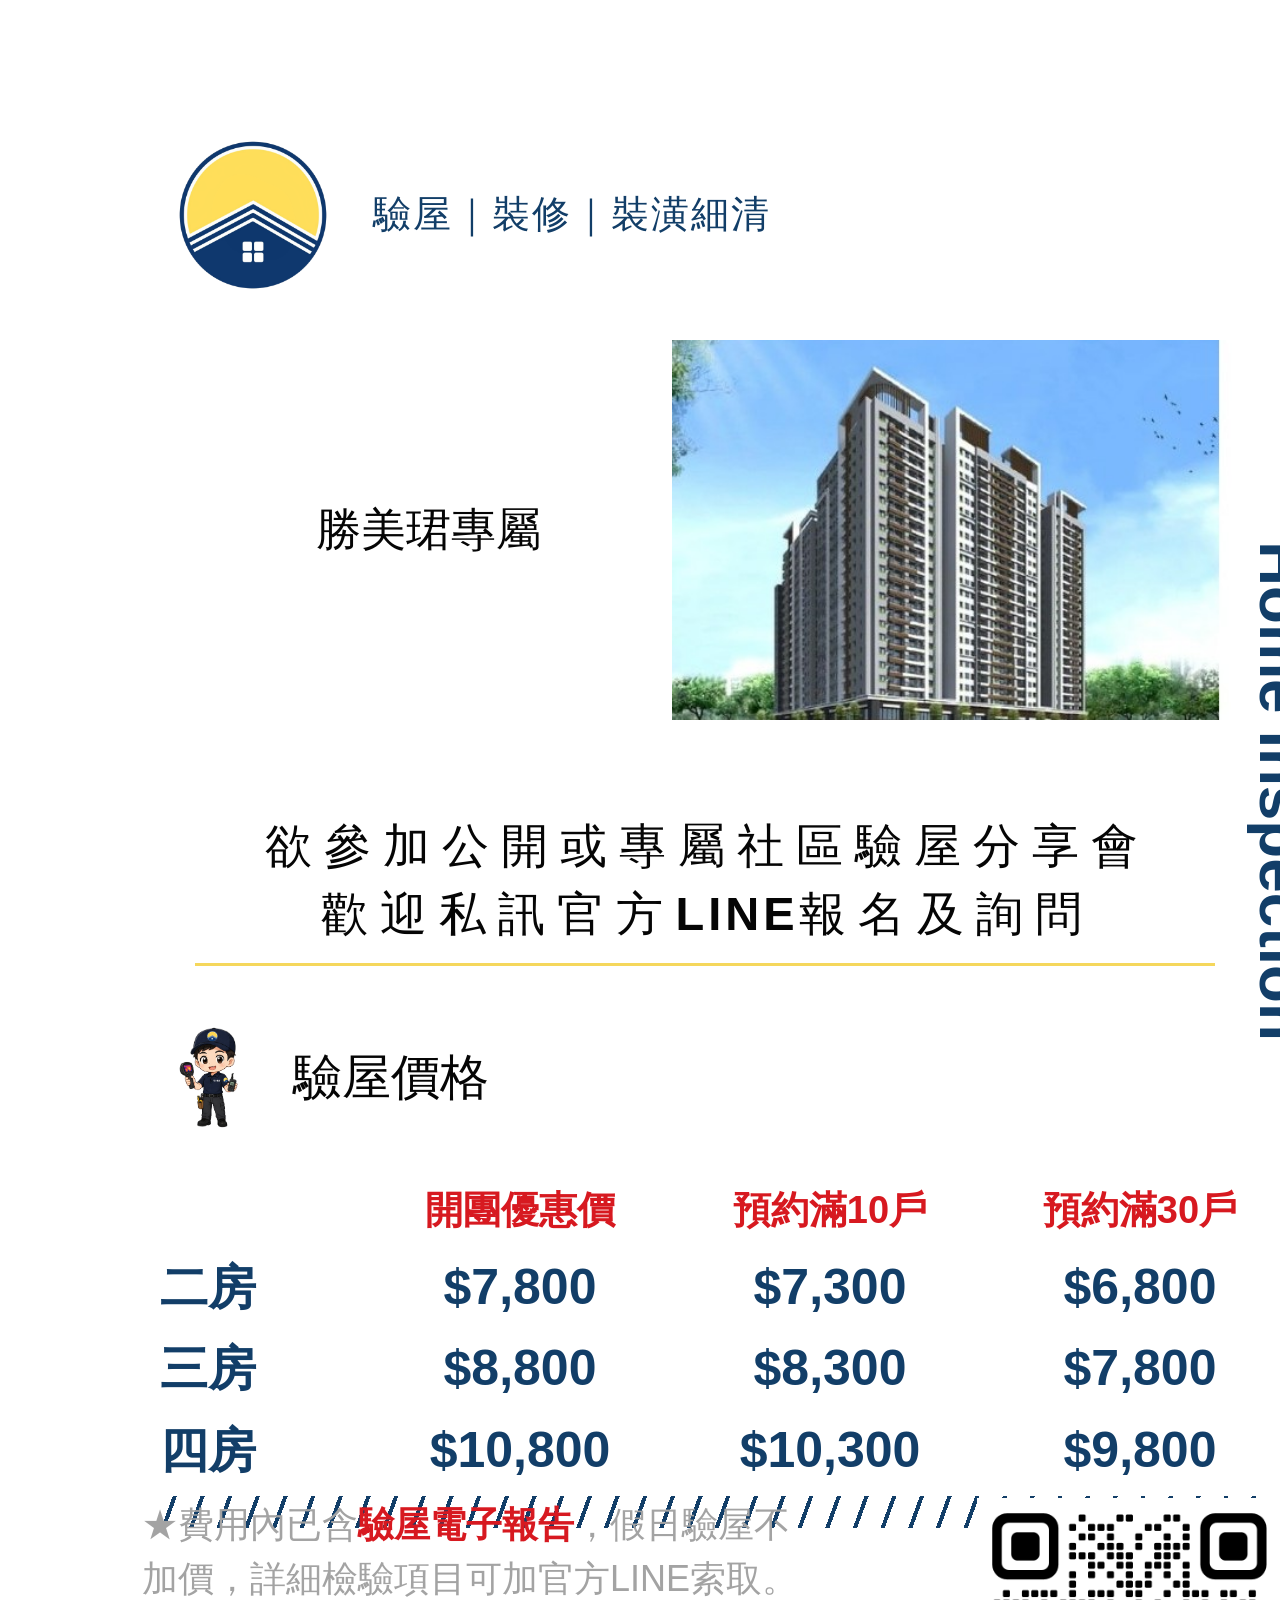
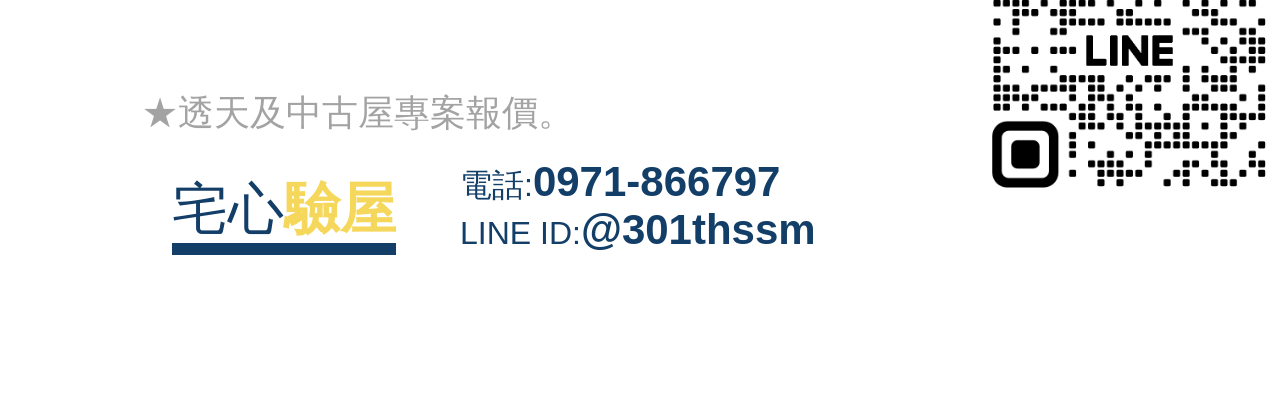
<file: offer-template/index.html>
<!doctype html>
<html lang="zh-Hant">
  <head>
    <meta charset="utf-8">
    <meta name="viewport" content="width=1415, initial-scale=1">
    <title>宅心驗屋團購方案報價單</title>
    <link rel="stylesheet" href="./styles.css?v=20260501-fixed-assets">
  </head>
  <body>
    <main class="page-shell">
      <section class="poster" id="poster" aria-label="宅心驗屋團購方案報價單">
        <div class="top-brand">
          <div class="logo-lockup">
            <img id="brandLogo" alt="宅心驗屋">
            <div class="logo-fallback" id="logoFallback" aria-hidden="true">
              <span></span>
              <strong>宅心</strong>
            </div>
          </div>
          <div class="service-line">驗屋｜裝修｜裝潢細清</div>
        </div>

        <div class="project-area">
          <h1 id="projectName">建案專屬</h1>
          <img id="projectImage" alt="建案圖片">
        </div>

        <p class="invite-copy">
          欲參加公開或專屬社區驗屋分享會<br>
          歡迎私訊官方<span>LINE</span>報名及詢問
        </p>

        <section class="price-section" aria-label="驗屋價格">
          <div class="price-title">
            <img class="price-icon" src="./assets/ip.png" alt="">
            <h2>驗屋價格</h2>
          </div>

          <div class="price-table" id="priceTable"></div>
          <div class="dash-line" aria-hidden="true"></div>
        </section>

        <section class="notes">
          <div class="note-list" id="noteList"></div>
          <div class="qr-block">
            <img id="qrImage" alt="宅心驗屋 LINE QR Code">
            <div class="qr-placeholder" id="qrFallback">QR</div>
          </div>
        </section>

        <footer class="footer-brand">
          <div class="wordmark">
            <span>宅心</span><strong>驗屋</strong>
          </div>
          <div class="contact">
            <p>電話:<strong id="phoneText">0971-866797</strong></p>
            <p>LINE ID:<strong id="lineText">@301thssm</strong></p>
          </div>
        </footer>

        <div class="side-rule" aria-hidden="true"></div>
        <div class="side-text" aria-hidden="true">Home Inspection</div>
      </section>
    </main>

    <script src="./template.js"></script>
  </body>
</html>
</file>
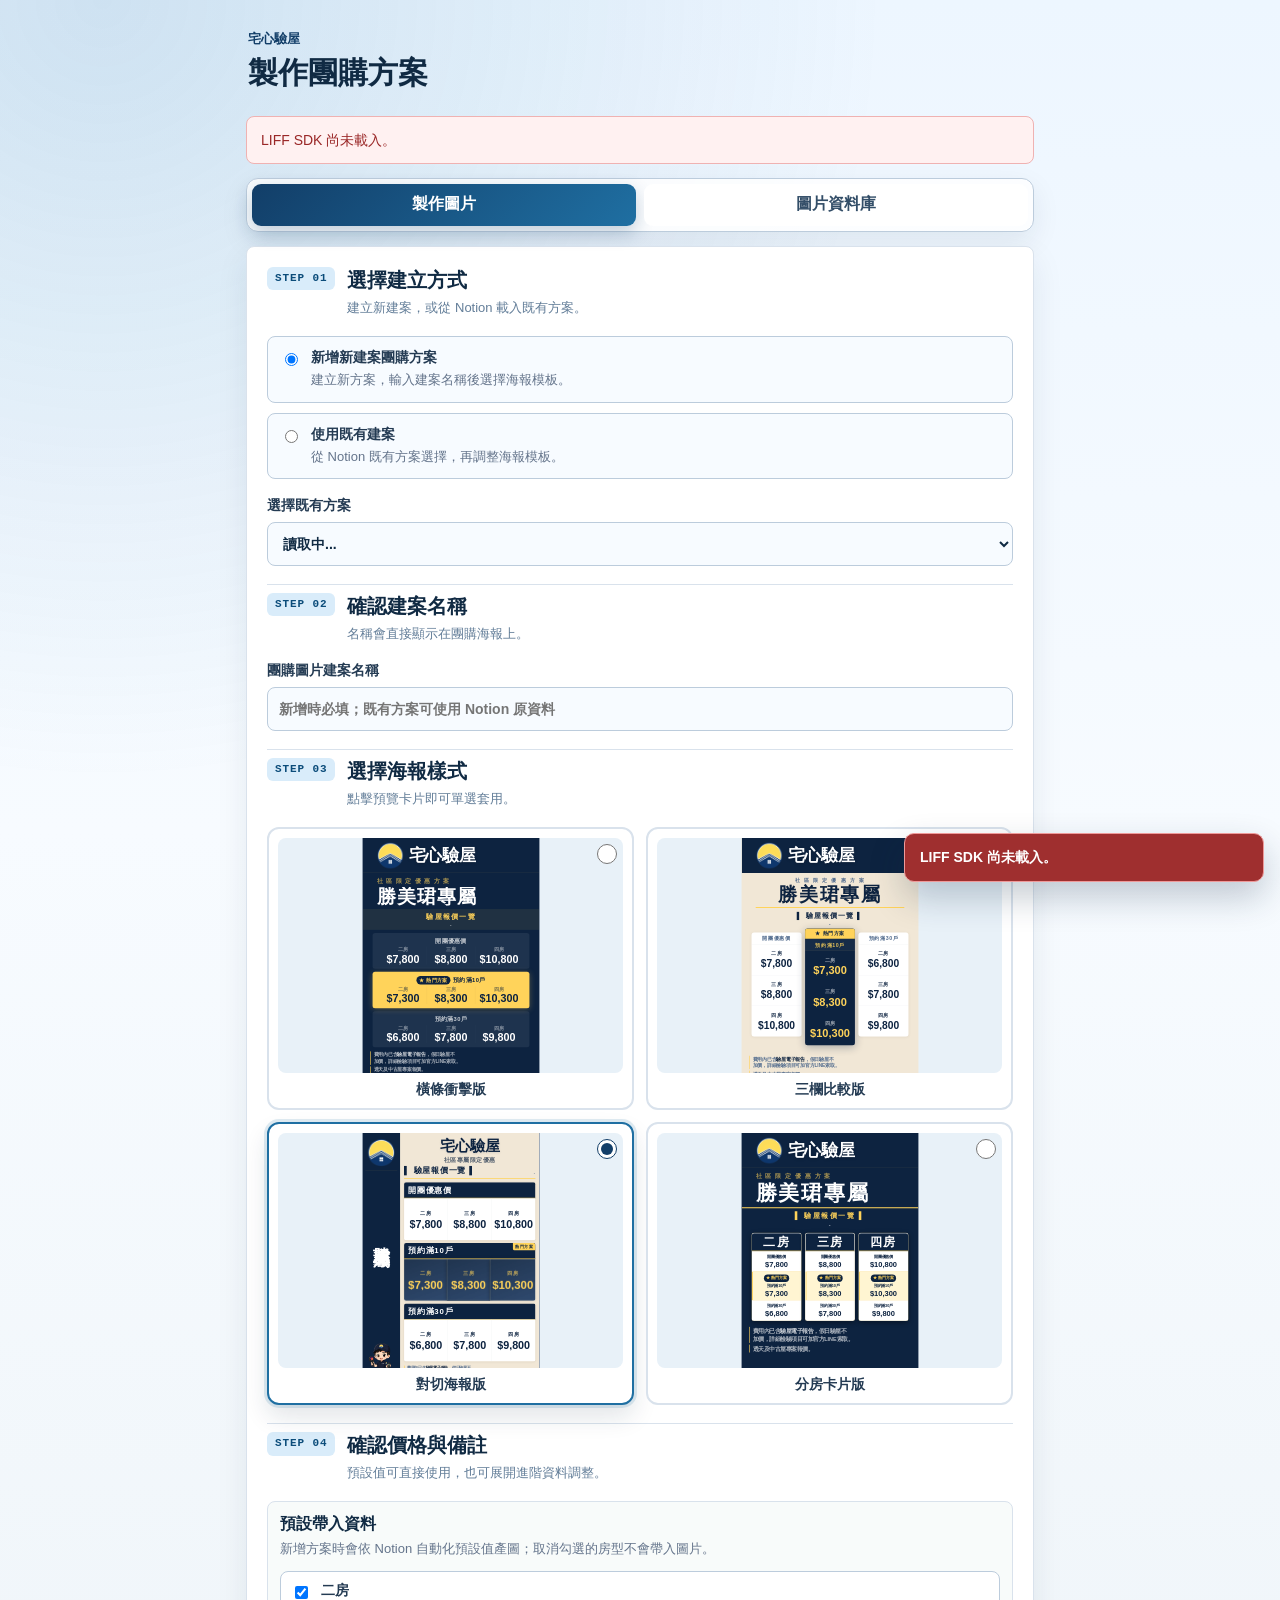
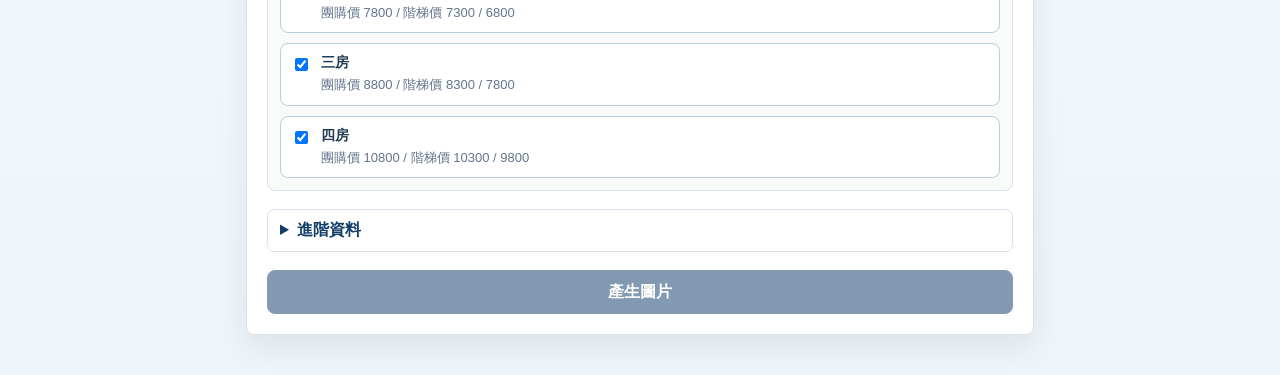
<file: liff-share/group-offer/index.html>
<!doctype html>
<html lang="zh-Hant">
  <head>
    <meta charset="utf-8">
    <meta name="viewport" content="width=device-width, initial-scale=1">
    <title>製作團購方案</title>
    <link rel="stylesheet" href="./styles.css">
    <script src="https://static.line-scdn.net/liff/edge/2/sdk.js"></script>
  </head>
  <body>
    <main class="app-shell">
      <header class="page-header">
        <p class="eyebrow">宅心驗屋</p>
        <h1>製作團購方案</h1>
      </header>

      <section class="status" id="statusBox" role="status" aria-live="polite">
        正在準備表單。
      </section>

      <nav class="tabs" aria-label="團購工具分頁">
        <button class="tab-button is-active" type="button" data-tab="image">製作圖片</button>
        <button class="tab-button" type="button" data-tab="library">圖片資料庫</button>
      </nav>

      <section class="tab-panel is-active" id="imagePanel" data-panel="image">
      <form class="offer-form" id="offerForm">
        <div class="step-heading">
          <span>STEP 01</span>
          <div><h2>選擇建立方式</h2><p>建立新建案，或從 Notion 載入既有方案。</p></div>
        </div>
        <fieldset class="mode-field">
          <legend class="sr-only">選擇建立方式</legend>
          <label class="choice-card">
            <input type="radio" name="mode" value="create" checked>
            <span>
              <strong>新增新建案團購方案</strong>
              <small>建立新方案，輸入建案名稱後選擇海報模板。</small>
            </span>
          </label>
          <label class="choice-card">
            <input type="radio" name="mode" value="existing">
            <span>
              <strong>使用既有建案</strong>
              <small>從 Notion 既有方案選擇，再調整海報模板。</small>
            </span>
          </label>
        </fieldset>

        <section class="mode-section" id="existingSection">
          <label>
            選擇既有方案
            <select id="messageId" name="messageId">
              <option value="">讀取中...</option>
            </select>
          </label>
        </section>

        <div class="step-heading">
          <span>STEP 02</span>
          <div><h2>確認建案名稱</h2><p>名稱會直接顯示在團購海報上。</p></div>
        </div>
        <label>
          團購圖片建案名稱
          <input id="projectName" name="projectName" autocomplete="off" placeholder="新增時必填；既有方案可使用 Notion 原資料">
        </label>

        <div class="step-heading">
          <span>STEP 03</span>
          <div><h2>選擇海報樣式</h2><p>點擊預覽卡片即可單選套用。</p></div>
        </div>
        <div class="template-grid" role="radiogroup" aria-label="海報樣式">
          <label class="template-card">
            <input type="radio" name="templateStyle" value="橫條衝擊版">
            <span class="template-preview"><iframe src="../../offer-template/template-a.html" title="橫條衝擊版預覽" loading="lazy" tabindex="-1"></iframe></span>
            <strong>橫條衝擊版</strong>
          </label>
          <label class="template-card">
            <input type="radio" name="templateStyle" value="三欄比較版">
            <span class="template-preview"><iframe src="../../offer-template/template-b.html" title="三欄比較版預覽" loading="lazy" tabindex="-1"></iframe></span>
            <strong>三欄比較版</strong>
          </label>
          <label class="template-card">
            <input type="radio" name="templateStyle" value="對切海報版" checked>
            <span class="template-preview"><iframe src="../../offer-template/template-c.html" title="對切海報版預覽" loading="lazy" tabindex="-1"></iframe></span>
            <strong>對切海報版</strong>
          </label>
          <label class="template-card">
            <input type="radio" name="templateStyle" value="分房卡片版">
            <span class="template-preview"><iframe src="../../offer-template/template-d.html" title="分房卡片版預覽" loading="lazy" tabindex="-1"></iframe></span>
            <strong>分房卡片版</strong>
          </label>
        </div>

        <div class="step-heading">
          <span>STEP 04</span>
          <div><h2>確認價格與備註</h2><p>預設值可直接使用，也可展開進階資料調整。</p></div>
        </div>
        <section class="defaults-panel" aria-labelledby="defaultsTitle">
          <div class="section-title">
            <h2 id="defaultsTitle">預設帶入資料</h2>
            <p>新增方案時會依 Notion 自動化預設值產圖；取消勾選的房型不會帶入圖片。</p>
          </div>

          <div class="room-options">
            <label class="room-card">
              <input type="checkbox" name="roomTypes" value="二房" checked>
              <span>
                <strong>二房</strong>
                <small>團購價 7800 / 階梯價 7300 / 6800</small>
              </span>
            </label>

            <label class="room-card">
              <input type="checkbox" name="roomTypes" value="三房" checked>
              <span>
                <strong>三房</strong>
                <small>團購價 8800 / 階梯價 8300 / 7800</small>
              </span>
            </label>

            <label class="room-card">
              <input type="checkbox" name="roomTypes" value="四房" checked>
              <span>
                <strong>四房</strong>
                <small>團購價 10800 / 階梯價 10300 / 9800</small>
              </span>
            </label>
          </div>
        </section>

        <details class="advanced">
          <summary>進階資料</summary>

          <label>
            團購價標題
            <input id="threshold0" name="threshold0" autocomplete="off" placeholder="開團優惠價">
          </label>

          <div class="field-grid">
            <label>
              階梯價1標題
              <input id="threshold1" name="threshold1" autocomplete="off" placeholder="預約滿10戶">
            </label>
            <label>
              階梯價2標題
              <input id="threshold2" name="threshold2" autocomplete="off" placeholder="預約滿30戶">
            </label>
          </div>

          <label>
            備註1
            <textarea id="note1" name="note1" rows="2" placeholder="可留空使用 Notion 原資料"></textarea>
          </label>

          <label>
            備註2
            <textarea id="note2" name="note2" rows="2" placeholder="可留空使用 Notion 原資料"></textarea>
          </label>

          <label>
            備註3
            <textarea id="note3" name="note3" rows="2" placeholder="可留空使用 Notion 原資料"></textarea>
          </label>
        </details>

        <button class="primary-button" id="submitButton" type="submit" disabled>
          產生圖片
        </button>
      </form>

      <section class="result-panel is-hidden" id="resultPanel">
        <img id="resultImage" alt="團購方案圖片">
        <div class="actions">
          <button class="secondary-button" id="sendButton" type="button">傳送到目前聊天室</button>
          <button class="secondary-button" id="shareButton" type="button">分享給好友</button>
          <button class="download-link" id="downloadButton" type="button">下載圖片</button>
          <a class="open-link" id="downloadLink" target="_blank" rel="noreferrer">開啟原圖</a>
        </div>
      </section>
      </section>

      <section class="tab-panel" id="libraryPanel" data-panel="library">
        <div class="library-header">
          <div>
            <p class="section-kicker">NOTION PROJECTS</p>
            <h2>圖片資料庫</h2>
            <p>查看所有建案的產圖狀態、產生日期，並可直接下載或分享。</p>
          </div>
          <button class="secondary-button" id="reloadLibraryButton" type="button">重新整理</button>
        </div>
        <div class="library-summary" id="librarySummary"></div>
        <div class="project-grid" id="projectGrid" aria-live="polite"></div>
      </section>
    </main>
    <div class="toast-region" id="toastRegion" aria-live="polite" aria-atomic="true"></div>

    <script>
      function mergeLiffStateParams() {
        const params = new URLSearchParams(window.location.search);
        const state = params.get("liff.state");

        if (!state) {
          return params;
        }

        const normalizedState = state.startsWith("?") ? state.slice(1) : state;
        const stateParams = new URLSearchParams(normalizedState);

        for (const [key, value] of stateParams.entries()) {
          if (!params.has(key)) {
            params.set(key, value);
          }
        }

        return params;
      }

      const params = mergeLiffStateParams();
      const CONFIG = {
        liffId: params.get("liffId") || "2010234607-r7RfEvrr",
        optionsApiUrl:
          params.get("optionsApi") ||
          "https://sayitstudio.zeabur.app/webhook/zai-shin-group-offer-options",
        generateApiUrl:
          params.get("generateApi") ||
          "https://sayitstudio.zeabur.app/webhook/zai-shin-group-offer-generate",
        debug: params.get("debug") === "1"
      };

      const state = {
        initialized: false,
        imageUrl: "",
        imageFileName: "宅心驗屋團購方案.png",
        options: []
      };

      const statusBox = document.querySelector("#statusBox");
      const offerForm = document.querySelector("#offerForm");
      const submitButton = document.querySelector("#submitButton");
      const messageId = document.querySelector("#messageId");
      const projectName = document.querySelector("#projectName");
      const templateInputs = document.querySelectorAll("input[name='templateStyle']");
      const existingSection = document.querySelector("#existingSection");
      const modeInputs = document.querySelectorAll("input[name='mode']");
      const resultPanel = document.querySelector("#resultPanel");
      const resultImage = document.querySelector("#resultImage");
      const sendButton = document.querySelector("#sendButton");
      const shareButton = document.querySelector("#shareButton");
      const downloadButton = document.querySelector("#downloadButton");
      const downloadLink = document.querySelector("#downloadLink");
      const tabButtons = document.querySelectorAll("[data-tab]");
      const tabPanels = document.querySelectorAll("[data-panel]");
      const reloadLibraryButton = document.querySelector("#reloadLibraryButton");
      const librarySummary = document.querySelector("#librarySummary");
      const projectGrid = document.querySelector("#projectGrid");
      const toastRegion = document.querySelector("#toastRegion");

      function showToast(message, tone = "default") {
        const toast = document.createElement("div");
        toast.className = "toast";
        toast.dataset.tone = tone;
        toast.textContent = message;
        toastRegion.append(toast);
        requestAnimationFrame(() => toast.classList.add("is-visible"));
        window.setTimeout(() => {
          toast.classList.remove("is-visible");
          window.setTimeout(() => toast.remove(), 250);
        }, 3200);
      }

      function setStatus(message, tone = "default", notify = false) {
        statusBox.textContent = message;
        statusBox.dataset.tone = tone;
        if (notify || tone === "success" || tone === "warning" || tone === "error") showToast(message, tone);
      }

      function setActiveTab(tabName) {
        for (const button of tabButtons) {
          button.classList.toggle("is-active", button.dataset.tab === tabName);
        }

        for (const panel of tabPanels) {
          panel.classList.toggle("is-active", panel.dataset.panel === tabName);
        }
      }

      function fillFormFromSelectedOption() {
        if (getSelectedMode() !== "existing") {
          return;
        }

        const selected = state.options.find((item) => item.messageId === messageId.value);

        projectName.value = selected?.projectName || "";
        setTemplateStyle(selected?.templateStyle || "對切海報版");
      }

      function setTemplateStyle(value) {
        const fallback = "對切海報版";
        const matched = Array.from(templateInputs).find((input) => input.value === value);
        const target = matched || Array.from(templateInputs).find((input) => input.value === fallback);
        if (target) target.checked = true;
      }

      function getSelectedMode() {
        return document.querySelector("input[name='mode']:checked")?.value || "create";
      }

      function updateModeView() {
        const mode = getSelectedMode();

        existingSection.classList.toggle("is-hidden", mode !== "existing");
        messageId.required = mode === "existing";
        projectName.required = mode === "create";

        if (mode === "create") {
          messageId.value = "";
          projectName.value = "";
          setStatus("請輸入新建案名稱並選擇海報樣式。", "success");
        } else {
          fillFormFromSelectedOption();
          setStatus("請選擇既有方案並確認海報樣式。", "success");
        }
      }

      async function loadOptions() {
        const response = await fetch(CONFIG.optionsApiUrl, { cache: "no-store" });

        if (!response.ok) {
          throw new Error("方案清單讀取失敗。");
        }

        const payload = await response.json();
        state.options = Array.isArray(payload.items) ? payload.items : [];
        messageId.innerHTML = "";

        if (!state.options.length) {
          const option = document.createElement("option");
          option.value = "";
          option.textContent = "目前沒有可用方案";
          messageId.append(option);
          return;
        }

        for (const item of state.options) {
          const option = document.createElement("option");
          option.value = item.messageId;
          option.textContent = `${item.name}｜${item.messageId}`;
          messageId.append(option);
        }

        fillFormFromSelectedOption();
        submitButton.disabled = false;
        renderProjectLibrary();
      }

      function getGeneratedDate(item) {
        const explicit = item.generatedAt || item.imageGeneratedAt || item.updatedAt || "";
        if (explicit) {
          const date = new Date(explicit);
          if (!Number.isNaN(date.getTime())) return date;
        }
        const match = String(item.imageUrl || "").match(/-(\d{13})\.png(?:\?|$)/i);
        if (match) {
          const date = new Date(Number(match[1]));
          if (!Number.isNaN(date.getTime())) return date;
        }

        const idDate = String(item.messageId || "").match(/^(\d{4})(\d{2})(\d{2})/);
        if (idDate) {
          const date = new Date(idDate[1] + "-" + idDate[2] + "-" + idDate[3] + "T12:00:00+08:00");
          if (!Number.isNaN(date.getTime())) return date;
        }
        return null;
      }

      function formatDate(date) {
        if (!date) return "尚無日期紀錄";
        return new Intl.DateTimeFormat("zh-TW", {
          timeZone: "Asia/Taipei",
          year: "numeric",
          month: "2-digit",
          day: "2-digit",
          hour: "2-digit",
          minute: "2-digit"
        }).format(date);
      }

      function imageFileName(item) {
        const fromUrl = String(item.imageUrl || "").split("/").pop()?.split("?")[0];
        return fromUrl || (item.messageId || "宅心驗屋") + "-團購方案.png";
      }

      function renderProjectLibrary() {
        if (!projectGrid) return;
        projectGrid.innerHTML = "";
        const generatedCount = state.options.filter((item) => Boolean(item.imageUrl)).length;
        librarySummary.innerHTML = "";
        for (const [label, value] of [
          ["全部建案", state.options.length],
          ["已產生圖片", generatedCount],
          ["尚未產生", state.options.length - generatedCount]
        ]) {
          const block = document.createElement("div");
          const strong = document.createElement("strong");
          const span = document.createElement("span");
          strong.textContent = value;
          span.textContent = label;
          block.append(strong, span);
          librarySummary.append(block);
        }

        if (!state.options.length) {
          const empty = document.createElement("p");
          empty.className = "empty-state";
          empty.textContent = "目前尚未讀取到 Notion 建案資料。";
          projectGrid.append(empty);
          return;
        }

        for (const item of state.options) {
          const generated = Boolean(item.imageUrl);
          const card = document.createElement("article");
          card.className = "project-card";
          const media = document.createElement("div");
          media.className = "project-media";

          if (generated) {
            const image = document.createElement("img");
            image.src = item.imageUrl;
            image.alt = (item.projectName || item.name || "建案") + "團購方案";
            image.loading = "lazy";
            media.append(image);
          } else {
            const placeholder = document.createElement("span");
            placeholder.textContent = "尚未產生圖片";
            media.append(placeholder);
          }

          const body = document.createElement("div");
          body.className = "project-body";
          const titleRow = document.createElement("div");
          titleRow.className = "project-title-row";
          const title = document.createElement("h3");
          title.textContent = item.projectName || item.name || item.messageId;
          const badge = document.createElement("span");
          badge.className = "status-badge " + (generated ? "is-generated" : "is-pending");
          badge.textContent = generated ? "已產生" : "未產生";
          titleRow.append(title, badge);

          const meta = document.createElement("dl");
          for (const [label, value] of [
            ["Message ID", item.messageId || "-"],
            ["產生日期", generated ? formatDate(getGeneratedDate(item)) : "-"]
          ]) {
            const dt = document.createElement("dt");
            const dd = document.createElement("dd");
            dt.textContent = label;
            dd.textContent = value;
            meta.append(dt, dd);
          }

          const actions = document.createElement("div");
          actions.className = "project-actions";
          if (generated) {
            const download = document.createElement("button");
            download.type = "button";
            download.className = "secondary-button";
            download.textContent = "下載";
            download.addEventListener("click", () => downloadImage(item.imageUrl, imageFileName(item)));
            const share = document.createElement("button");
            share.type = "button";
            share.className = "primary-button";
            share.textContent = "轉發好友";
            share.addEventListener("click", () => shareImageToFriends(item.imageUrl));
            actions.append(download, share);
          } else {
            const create = document.createElement("button");
            create.type = "button";
            create.className = "secondary-button";
            create.textContent = "前往製作";
            create.addEventListener("click", () => {
              setActiveTab("image");
              const existingMode = document.querySelector("input[name='mode'][value='existing']");
              existingMode.checked = true;
              updateModeView();
              messageId.value = item.messageId;
              fillFormFromSelectedOption();
              window.scrollTo({ top: 0, behavior: "smooth" });
              showToast("已載入「" + (item.projectName || item.name) + "」。", "success");
            });
            actions.append(create);
          }
          body.append(titleRow, meta, actions);
          card.append(media, body);
          projectGrid.append(card);
        }
      }
      async function initLiff() {
        if (!window.liff) {
          throw new Error("LIFF SDK 尚未載入。");
        }

        if (!CONFIG.liffId || CONFIG.liffId === "YOUR_GROUP_OFFER_LIFF_ID") {
          if (CONFIG.debug) {
            return;
          }

          throw new Error("尚未設定 LIFF ID。");
        }

        await liff.init({ liffId: CONFIG.liffId });
        state.initialized = true;

        if (!liff.isLoggedIn()) {
          liff.login({ redirectUri: window.location.href });
          return;
        }
      }

      function getFormPayload() {
        const formData = new FormData(offerForm);
        const roomTypes = Array.from(offerForm.querySelectorAll("input[name='roomTypes']:checked"))
          .map((input) => input.value);

        return {
          mode: String(formData.get("mode") || "create").trim(),
          messageId: String(formData.get("messageId") || "").trim(),
          projectName: String(formData.get("projectName") || "").trim(),
          templateStyle: String(formData.get("templateStyle") || "對切海報版").trim(),
          roomTypes,
          thresholds: [
            String(formData.get("threshold0") || "").trim(),
            String(formData.get("threshold1") || "").trim(),
            String(formData.get("threshold2") || "").trim()
          ],
          notes: [
            String(formData.get("note1") || "").trim(),
            String(formData.get("note2") || "").trim(),
            String(formData.get("note3") || "").trim()
          ],
          lineUserId:
            state.initialized && liff.isLoggedIn() && liff.getContext()
              ? liff.getContext().userId || ""
              : ""
        };
      }

      async function generateImage(event) {
        event.preventDefault();
        const mode = getSelectedMode();

        if (mode === "create" && !projectName.value.trim()) {
          setStatus("新增新建案團購方案時，請先輸入建案名稱。", "error");
          projectName.focus();
          return;
        }

        if (mode === "existing" && !messageId.value.trim()) {
          setStatus("使用既有建案時，請先選擇方案。", "error");
          messageId.focus();
          return;
        }

        submitButton.disabled = true;
        resultPanel.classList.add("is-hidden");
        setStatus("正在產生圖片，請稍候。");

        try {
          const payload = getFormPayload();
          const encodedPayload = new URLSearchParams();

          for (const [key, value] of Object.entries(payload)) {
            encodedPayload.set(key, Array.isArray(value) ? JSON.stringify(value) : value);
          }

          const response = await fetch(CONFIG.generateApiUrl, {
            method: "POST",
            headers: { "Content-Type": "application/x-www-form-urlencoded;charset=UTF-8" },
            body: encodedPayload.toString()
          });

          const result = await response.json();

          if (!response.ok || !result.ok || !result.imageUrl) {
            throw new Error(result.message || "圖片產生失敗。");
          }

          state.imageUrl = result.imageUrl;
          state.imageFileName = result.githubFilePath
            ? result.githubFilePath.split("/").pop()
            : (result.messageId || "宅心驗屋") + "-團購方案.png";
          resultImage.src = result.imageUrl;
          downloadLink.href = result.imageUrl;
          resultPanel.classList.remove("is-hidden");
          setStatus("圖片已產生並完成紀錄。", "success", true);
          await loadOptions();

          await sendImageToChat();
        } catch (error) {
          console.error(error);
          setStatus(error.message || "圖片產生失敗。", "error");
        } finally {
          submitButton.disabled = false;
        renderProjectLibrary();
        }
      }

      async function downloadImage(imageUrl = state.imageUrl, fileName = state.imageFileName) {
        if (!imageUrl) {
          setStatus("請先產生圖片。", "warning");
          return;
        }
        downloadButton.disabled = true;
        setStatus("正在準備下載圖片。");
        try {
          const response = await fetch(imageUrl, { cache: "no-store" });
          if (!response.ok) throw new Error("圖片下載失敗。");
          const blob = await response.blob();
          const objectUrl = URL.createObjectURL(blob);
          const anchor = document.createElement("a");
          anchor.href = objectUrl;
          anchor.download = fileName;
          document.body.append(anchor);
          anchor.click();
          anchor.remove();
          window.setTimeout(() => URL.revokeObjectURL(objectUrl), 1000);
          setStatus("圖片已開始下載。", "success", true);
        } catch (error) {
          console.error(error);
          window.open(imageUrl, "_blank", "noopener,noreferrer");
          setStatus("無法自動下載，已為你開啟原圖，可長按圖片儲存。", "warning");
        } finally {
          downloadButton.disabled = false;
        }
      }

      async function shareImageToFriends(imageUrl = state.imageUrl) {
        if (!imageUrl) {
          setStatus("請先產生圖片。", "warning");
          return;
        }
        if (!state.initialized || !liff.isLoggedIn()) {
          setStatus("請從 LINE 內開啟此工具後再分享給好友。", "warning");
          return;
        }
        if (!liff.isApiAvailable("shareTargetPicker")) {
          setStatus("目前 LINE 環境不支援好友分享，請改用傳送到聊天室。", "warning");
          return;
        }
        shareButton.disabled = true;
        setStatus("正在開啟好友選擇畫面。");
        try {
          const result = await liff.shareTargetPicker([
            {
              type: "image",
              originalContentUrl: imageUrl,
              previewImageUrl: imageUrl
            },
            { type: "text", text: "宅心驗屋團購方案" }
          ]);
          setStatus(result ? "圖片已分享。" : "已取消分享。", result ? "success" : "warning", true);
        } catch (error) {
          console.error(error);
          setStatus("分享失敗，請稍後再試。", "error");
        } finally {
          shareButton.disabled = false;
        }
      }
      async function sendImageToChat() {
        if (!state.imageUrl) {
          return;
        }

        if (!state.initialized || !liff.isInClient()) {
          setStatus("圖片已產生，可開啟圖片下載；目前環境不是 LINE 內建瀏覽器，無法自動傳送。", "warning");
          return;
        }

        try {
          await liff.sendMessages([
            {
              type: "image",
              originalContentUrl: state.imageUrl,
              previewImageUrl: state.imageUrl
            },
            {
              type: "text",
              text: "團購方案圖片已產生，可長按圖片儲存或轉傳。"
            }
          ]);
          setStatus("圖片已送回聊天室。", "success", true);
        } catch (error) {
          console.error(error);
          setStatus("圖片已產生，但傳送到聊天室失敗，請改用開啟圖片。", "warning");
        }
      }

      messageId.addEventListener("change", fillFormFromSelectedOption);
      for (const input of modeInputs) {
        input.addEventListener("change", updateModeView);
      }
      for (const button of tabButtons) {
        button.addEventListener("click", () => setActiveTab(button.dataset.tab));
      }
      offerForm.addEventListener("submit", generateImage);
      sendButton.addEventListener("click", sendImageToChat);
      shareButton.addEventListener("click", () => shareImageToFriends());
      downloadButton.addEventListener("click", () => downloadImage());
      reloadLibraryButton.addEventListener("click", async () => {
        reloadLibraryButton.disabled = true;
        setStatus("正在重新讀取 Notion 建案資料。");
        try {
          await loadOptions();
          setStatus("圖片資料庫已更新。", "success", true);
        } catch (error) {
          console.error(error);
          setStatus(error.message || "資料庫更新失敗。", "error", true);
        } finally {
          reloadLibraryButton.disabled = false;
        }
      });

      (async () => {
        try {
          setStatus("正在初始化 LIFF。");
          await initLiff();
          setStatus("正在讀取方案清單。");
          await loadOptions();
          updateModeView();
        } catch (error) {
          console.error(error);
          setStatus(error.message || "初始化失敗。", "error");

          if (CONFIG.debug) {
            try {
              await loadOptions();
              submitButton.disabled = false;
            } catch (loadError) {
              console.error(loadError);
            }
          }
        }
      })();
    </script>
  </body>
</html>
</file>
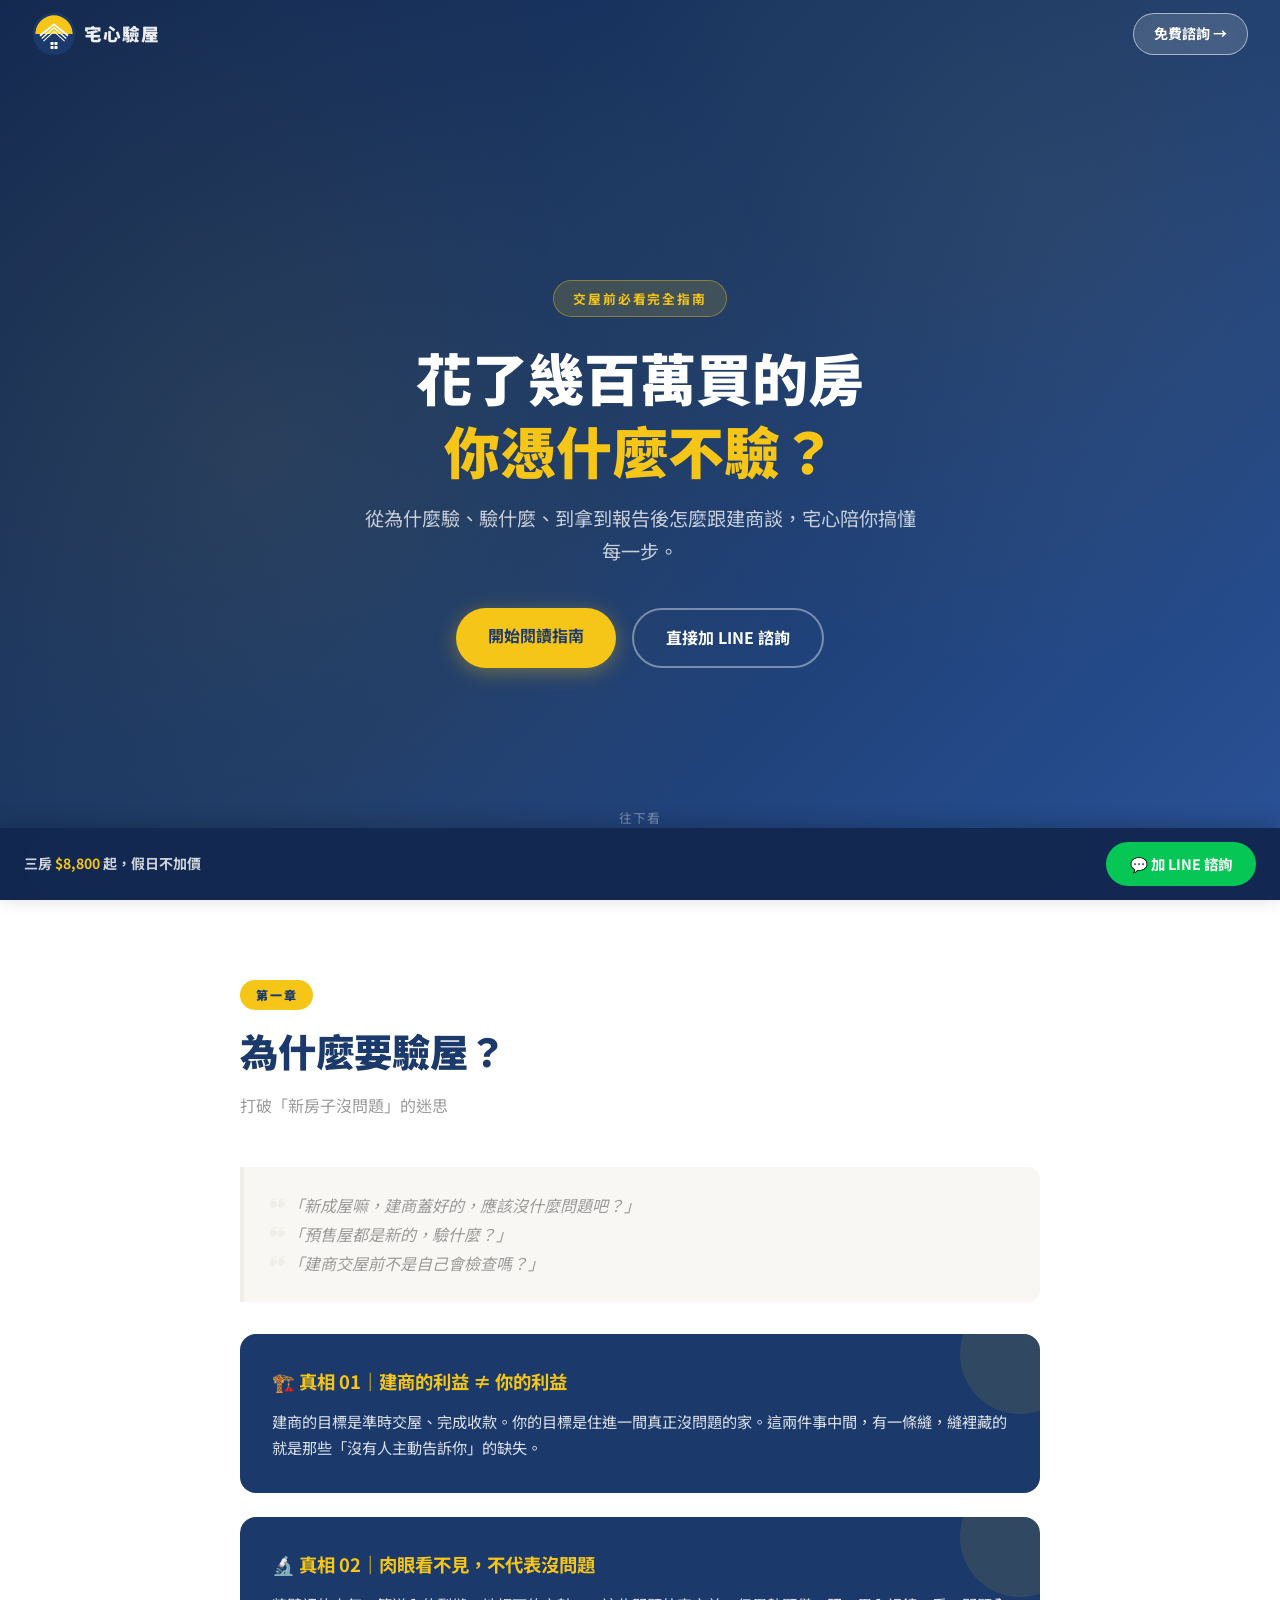
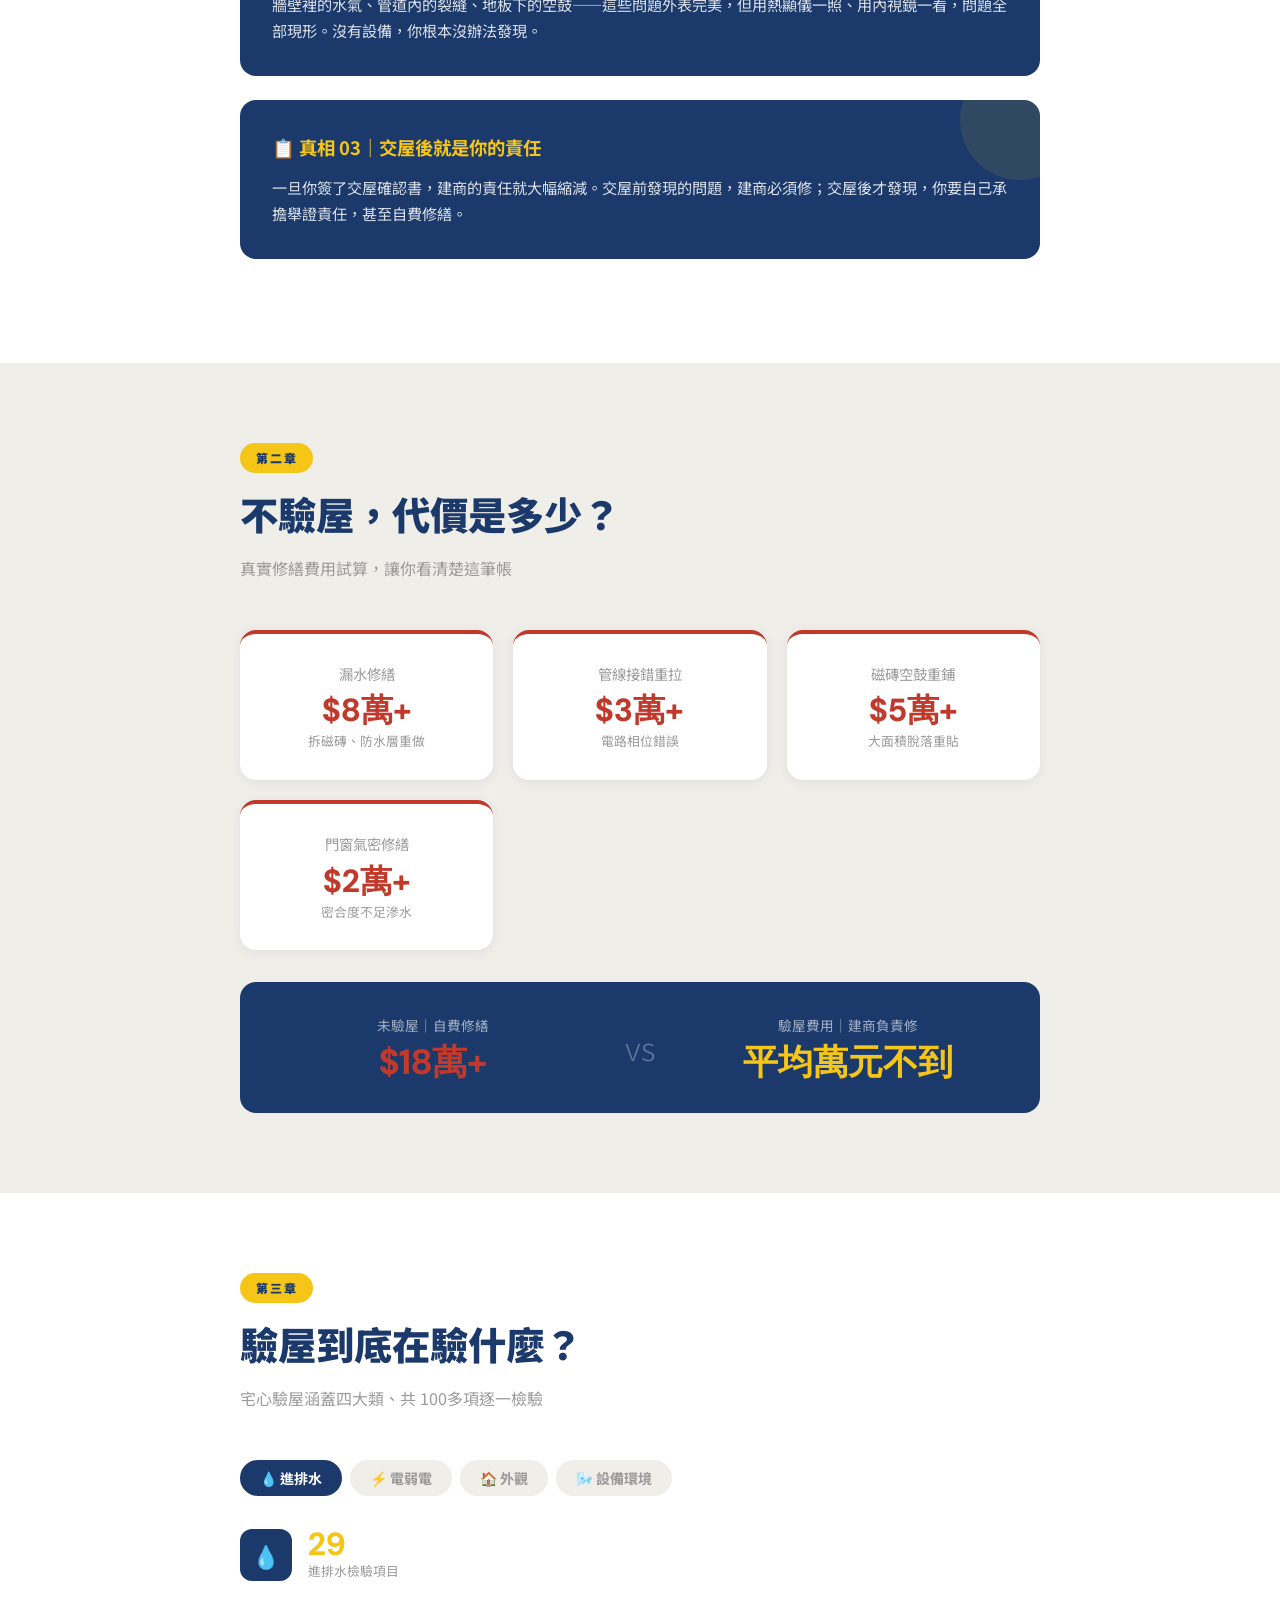
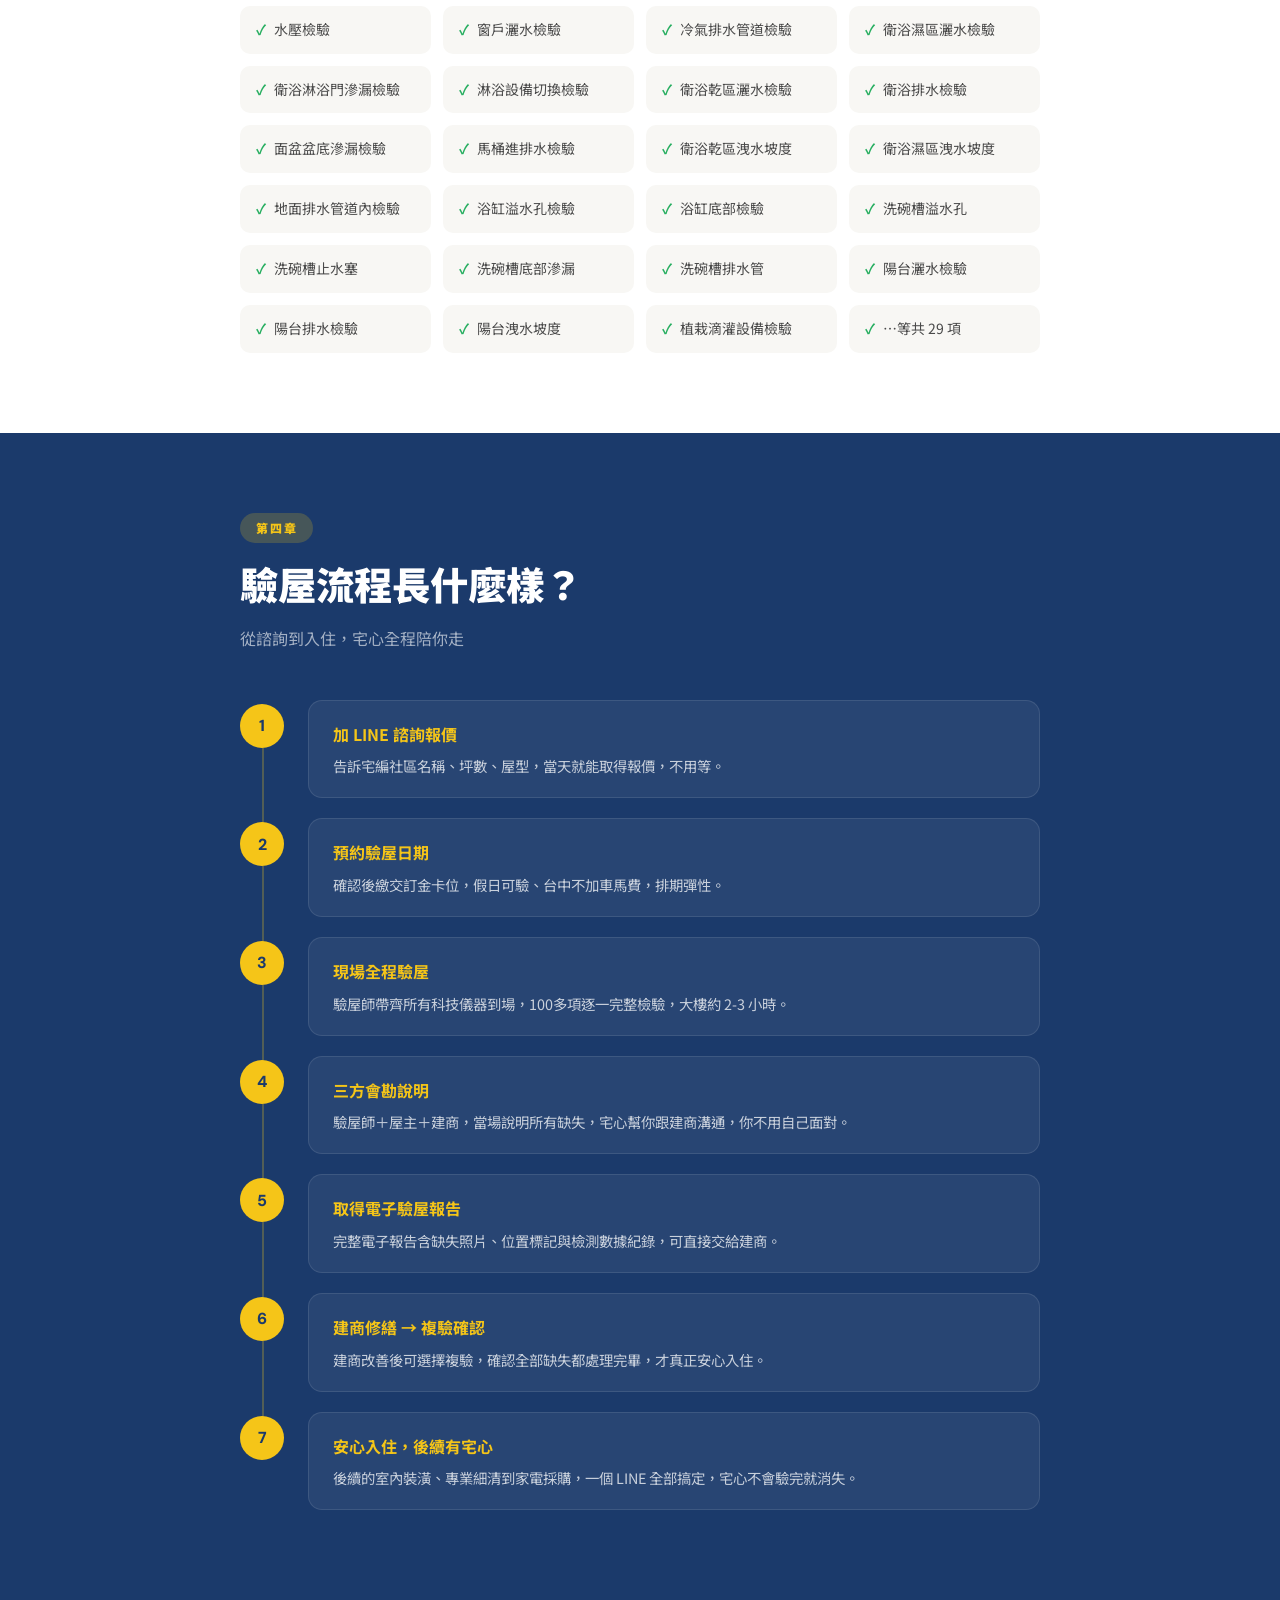
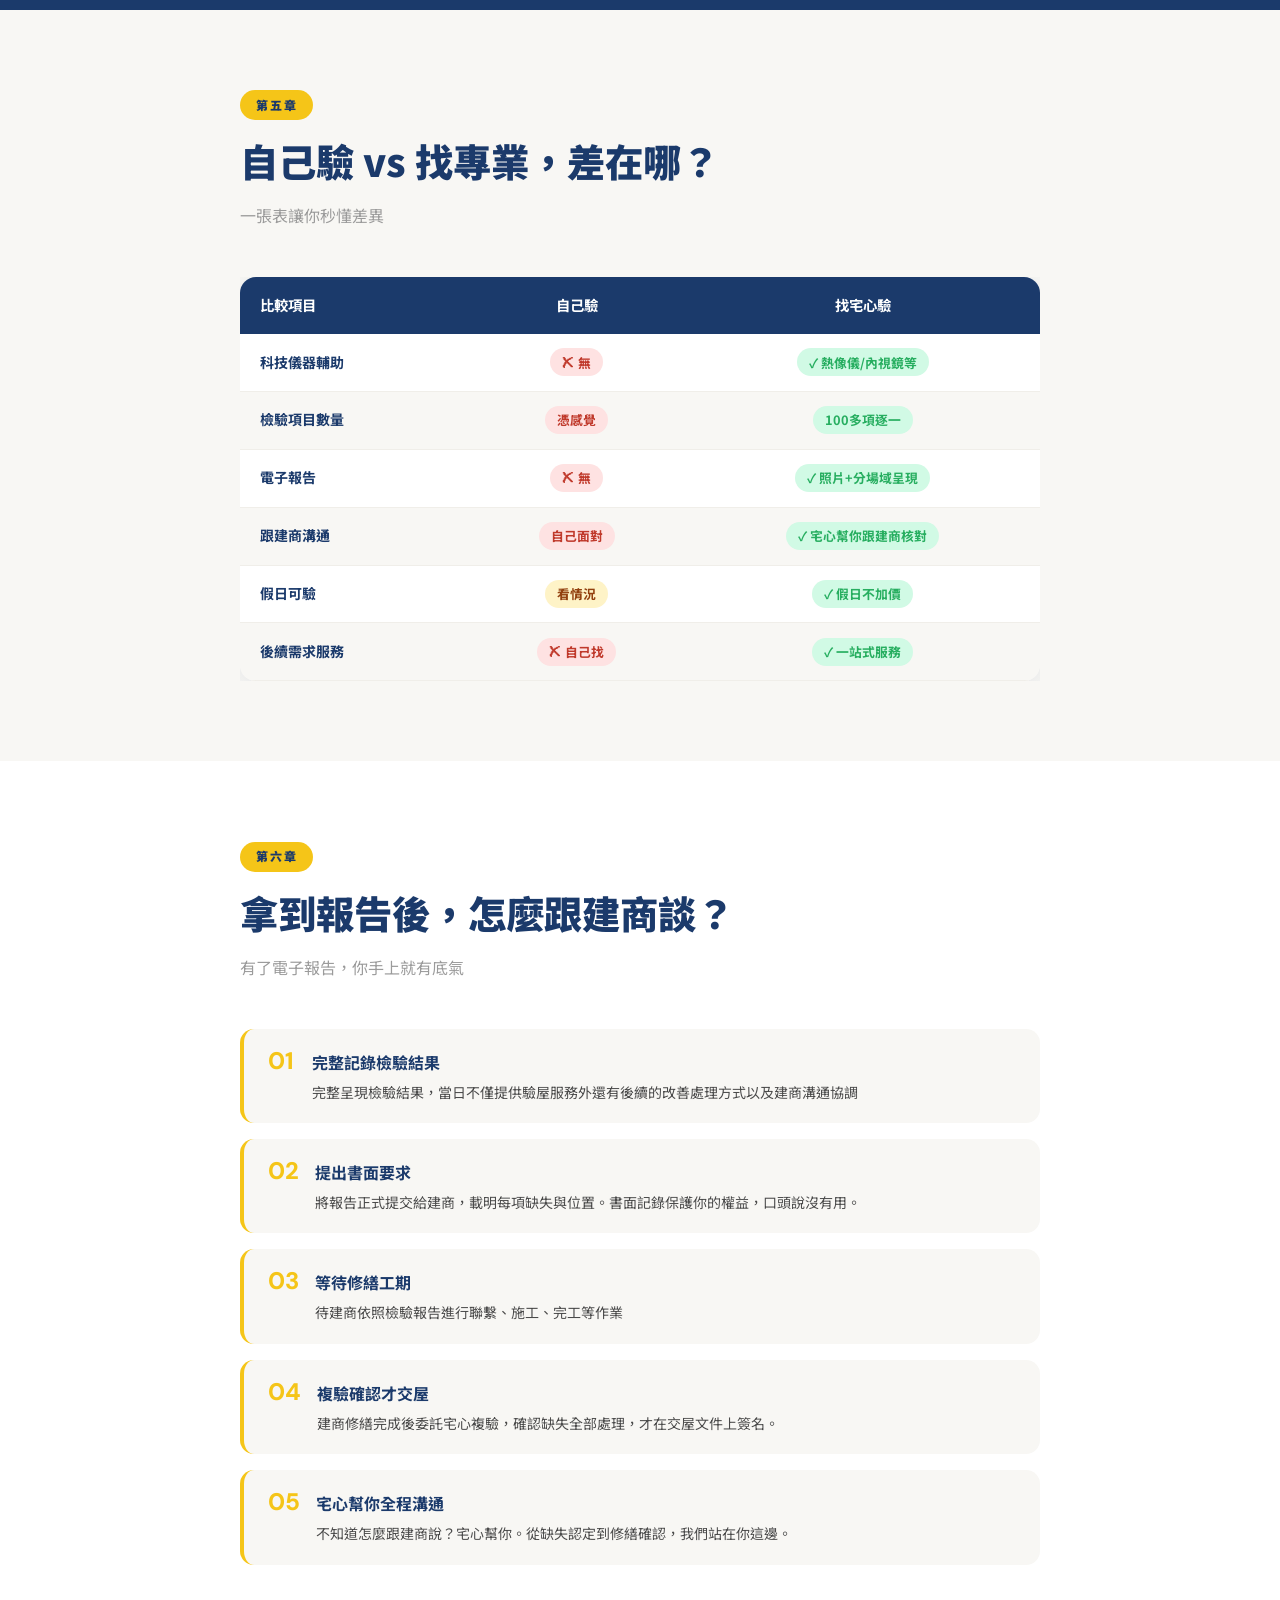
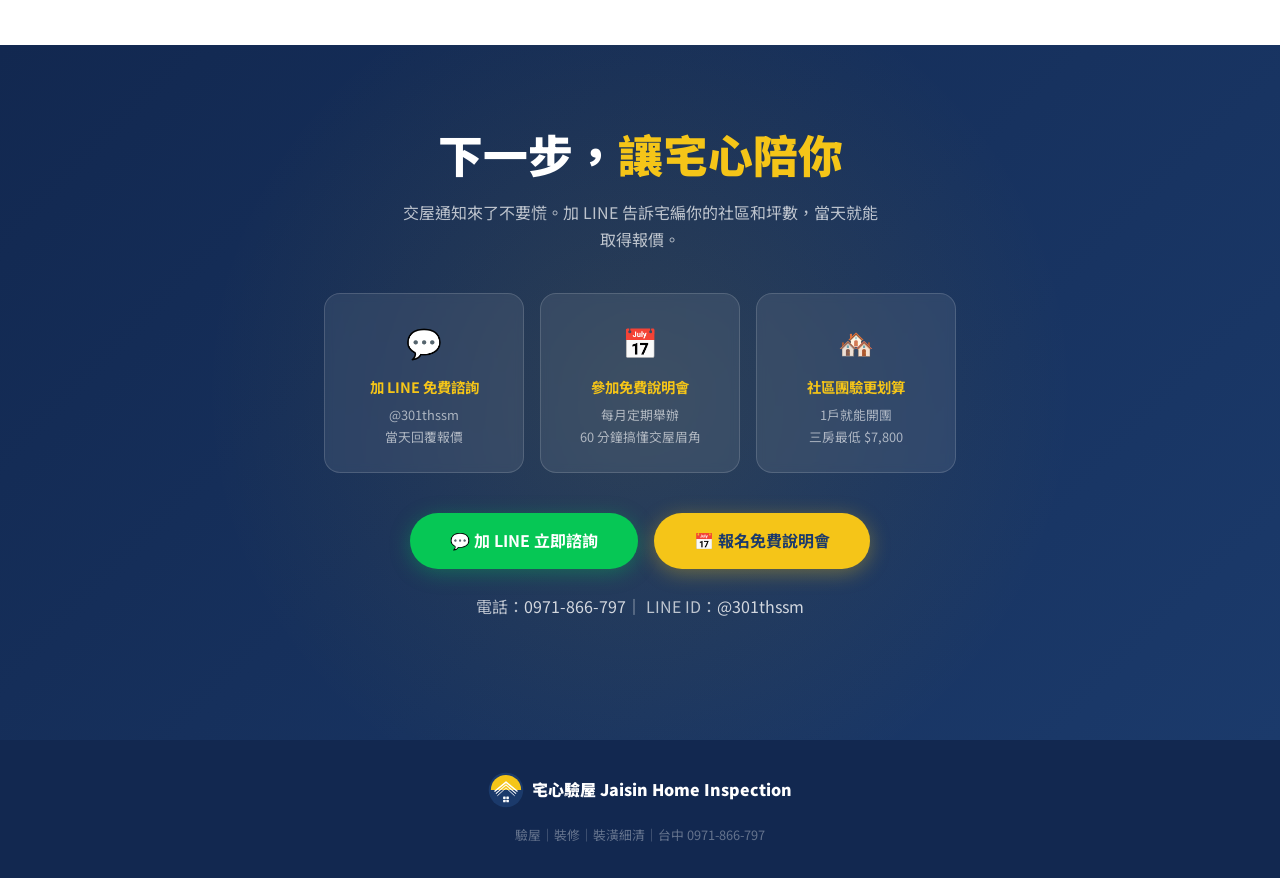
<file: Home-Inspection.html>
<!DOCTYPE html>
<html lang="zh-TW">
<head>
<meta charset="UTF-8">
<meta name="viewport" content="width=device-width, initial-scale=1.0">
<title>交屋前必看！驗屋完全指南｜宅心驗屋</title>
<link rel="preconnect" href="https://fonts.googleapis.com">
<link rel="preconnect" href="https://fonts.gstatic.com" crossorigin>
<link href="https://fonts.googleapis.com/css2?family=DM+Sans:wght@400;700;800&family=Noto+Sans+TC:wght@400;700;900&display=swap" rel="stylesheet">
<style>
  :root {
    --navy:        #1B3A6B;
    --navy-dark:   #122850;
    --navy-light:  #2A5298;
    --yellow:      #F5C518;
    --yellow-warm: #F0B429;
    --white:       #FFFFFF;
    --off-white:   #F8F7F4;
    --gray-light:  #F0EEE9;
    --gray-mid:    #9B9B9B;
    --gray-dark:   #4A4A4A;
    --danger:      #C0392B;
    --success:     #27AE60;
    --font-zh:     'Noto Sans TC', sans-serif;
    --font-en:     'DM Sans', sans-serif;
  }

  *, *::before, *::after { box-sizing: border-box; margin: 0; padding: 0; }

  html { scroll-behavior: smooth; }

  body {
    font-family: var(--font-zh);
    background: var(--off-white);
    color: var(--gray-dark);
    line-height: 1.7;
  }

  /* ── NAV ── */
  nav {
    position: fixed;
    top: 0; left: 0; right: 0;
    z-index: 100;
    background: transparent;
    display: flex;
    align-items: center;
    justify-content: space-between;
    padding: 0.75rem 2rem;
    transition: background 0.35s ease, box-shadow 0.35s ease, backdrop-filter 0.35s ease;
  }
  nav.scrolled {
    background: rgba(27,58,107,0.97);
    backdrop-filter: blur(8px);
    box-shadow: 0 2px 16px rgba(0,0,0,0.2);
  }
  .nav-logo {
    display: flex;
    align-items: center;
    gap: 0.5rem;
  }
  .nav-logo img { display: none; }
  .logo-svg { width: 44px; height: 44px; flex-shrink: 0; }
  .nav-brand {
    font-weight: 900;
    font-size: 1.1rem;
    color: rgba(255,255,255,0.92);
    letter-spacing: 0.05em;
  }
  .nav-cta {
    background: rgba(255,255,255,0.15);
    color: var(--white);
    border: 1.5px solid rgba(255,255,255,0.55);
    font-weight: 700;
    font-size: 0.875rem;
    padding: 0.5rem 1.25rem;
    border-radius: 9999px;
    text-decoration: none;
    backdrop-filter: blur(4px);
    transition: background 0.2s, border-color 0.2s, color 0.2s, transform 0.15s;
  }
  .nav-cta:hover {
    background: rgba(255,255,255,0.28);
    border-color: rgba(255,255,255,0.85);
    transform: translateY(-1px);
  }
  nav.scrolled .nav-cta {
    background: var(--yellow);
    color: var(--navy);
    border-color: transparent;
  }
  nav.scrolled .nav-cta:hover { background: var(--yellow-warm); }

  /* ── HERO ── */
  .hero {
    min-height: 100vh;
    background: linear-gradient(135deg, var(--navy-dark) 0%, var(--navy) 50%, var(--navy-light) 100%);
    display: flex;
    align-items: center;
    justify-content: center;
    text-align: center;
    padding: 7rem 1.5rem 4rem;
    position: relative;
    overflow: hidden;
  }
  .hero::before {
    content: '';
    position: absolute;
    inset: 0;
    background:
      radial-gradient(circle at 20% 50%, rgba(245,197,24,0.08) 0%, transparent 50%),
      radial-gradient(circle at 80% 20%, rgba(245,197,24,0.06) 0%, transparent 40%);
  }
  .hero-badge {
    display: inline-block;
    background: rgba(245,197,24,0.15);
    border: 1px solid rgba(245,197,24,0.4);
    color: var(--yellow);
    font-size: 0.8rem;
    font-weight: 700;
    letter-spacing: 0.15em;
    padding: 0.4rem 1.2rem;
    border-radius: 9999px;
    margin-bottom: 1.5rem;
    animation: fadeUp 0.6s ease both;
  }
  .hero h1 {
    font-size: clamp(2rem, 5vw, 3.5rem);
    font-weight: 900;
    color: var(--white);
    line-height: 1.3;
    margin-bottom: 1rem;
    animation: fadeUp 0.7s 0.1s ease both;
  }
  .hero h1 span { color: var(--yellow); }
  .hero-sub {
    font-size: clamp(1rem, 2vw, 1.2rem);
    color: rgba(255,255,255,0.75);
    max-width: 560px;
    margin: 0 auto 2.5rem;
    animation: fadeUp 0.7s 0.2s ease both;
  }
  .hero-actions {
    display: flex;
    gap: 1rem;
    justify-content: center;
    flex-wrap: wrap;
    animation: fadeUp 0.7s 0.3s ease both;
  }
  .btn-primary {
    background: var(--yellow);
    color: var(--navy);
    font-weight: 700;
    font-size: 1rem;
    padding: 0.9rem 2rem;
    border-radius: 9999px;
    text-decoration: none;
    transition: background 0.2s, transform 0.15s, box-shadow 0.2s;
    box-shadow: 0 4px 20px rgba(245,197,24,0.35);
  }
  .btn-primary:hover {
    background: var(--yellow-warm);
    transform: translateY(-2px);
    box-shadow: 0 8px 28px rgba(245,197,24,0.45);
  }
  .btn-outline {
    background: transparent;
    color: var(--white);
    font-weight: 700;
    font-size: 1rem;
    padding: 0.9rem 2rem;
    border-radius: 9999px;
    border: 2px solid rgba(255,255,255,0.4);
    text-decoration: none;
    transition: border-color 0.2s, background 0.2s;
  }
  .btn-outline:hover { border-color: var(--white); background: rgba(255,255,255,0.08); }
  .hero-scroll {
    position: absolute;
    bottom: 2rem;
    left: 50%;
    transform: translateX(-50%);
    color: rgba(255,255,255,0.4);
    font-size: 0.8rem;
    letter-spacing: 0.1em;
    display: flex;
    flex-direction: column;
    align-items: center;
    gap: 0.4rem;
    animation: bounce 2s infinite;
  }
  .hero-scroll::after {
    content: '↓';
    font-size: 1.2rem;
  }

  /* ── SECTION COMMON ── */
  section { padding: 5rem 1.5rem; }
  .container { max-width: 800px; margin: 0 auto; }
  .section-label {
    display: inline-block;
    background: var(--yellow);
    color: var(--navy);
    font-weight: 900;
    font-size: 0.75rem;
    letter-spacing: 0.15em;
    padding: 0.3rem 1rem;
    border-radius: 9999px;
    margin-bottom: 1rem;
  }
  .section-title {
    font-size: clamp(1.6rem, 3.5vw, 2.4rem);
    font-weight: 900;
    color: var(--navy);
    line-height: 1.3;
    margin-bottom: 1rem;
  }
  .section-desc {
    color: var(--gray-mid);
    font-size: 1rem;
    margin-bottom: 3rem;
    max-width: 600px;
  }

  /* ── CH1: WHY ── */
  .ch1 { background: var(--white); }
  .myth-box {
    background: var(--off-white);
    border-left: 4px solid var(--gray-light);
    border-radius: 0 12px 12px 0;
    padding: 1.5rem;
    margin-bottom: 2rem;
  }
  .myth-box p {
    color: var(--gray-mid);
    font-style: italic;
    font-size: 1rem;
    line-height: 1.8;
  }
  .myth-box p::before { content: '❝ '; color: var(--gray-light); }

  .reveal-card {
    background: var(--navy);
    border-radius: 16px;
    padding: 2rem;
    color: var(--white);
    margin-bottom: 1.5rem;
    position: relative;
    overflow: hidden;
  }
  .reveal-card::before {
    content: '';
    position: absolute;
    top: -40px; right: -40px;
    width: 120px; height: 120px;
    background: rgba(245,197,24,0.1);
    border-radius: 50%;
  }
  .reveal-card h3 {
    font-size: 1.15rem;
    font-weight: 700;
    color: var(--yellow);
    margin-bottom: 0.75rem;
  }
  .reveal-card p { font-size: 0.95rem; color: rgba(255,255,255,0.85); line-height: 1.7; }

  /* ── CH2: COST ── */
  .ch2 { background: var(--gray-light); }
  .cost-grid {
    display: grid;
    grid-template-columns: repeat(auto-fit, minmax(220px, 1fr));
    gap: 1.25rem;
    margin-bottom: 2rem;
  }
  .cost-card {
    background: var(--white);
    border-radius: 16px;
    padding: 1.75rem 1.5rem;
    box-shadow: 0 2px 12px rgba(27,58,107,0.08);
    border-top: 4px solid var(--danger);
    text-align: center;
  }
  .cost-card .cost-item { font-size: 0.9rem; color: var(--gray-mid); margin-bottom: 0.5rem; }
  .cost-card .cost-amount {
    font-family: var(--font-en);
    font-size: 2rem;
    font-weight: 800;
    color: var(--danger);
    line-height: 1;
    margin-bottom: 0.25rem;
  }
  .cost-card .cost-label { font-size: 0.8rem; color: var(--gray-mid); }
  .cost-vs {
    background: var(--navy);
    border-radius: 16px;
    padding: 2rem;
    display: flex;
    align-items: center;
    gap: 2rem;
    flex-wrap: wrap;
  }
  .cost-vs-item { flex: 1; min-width: 160px; text-align: center; }
  .cost-vs-item .label { font-size: 0.85rem; color: rgba(255,255,255,0.6); margin-bottom: 0.5rem; }
  .cost-vs-item .amount {
    font-family: var(--font-en);
    font-size: 2.2rem;
    font-weight: 800;
    line-height: 1;
  }
  .cost-vs-item.bad .amount { color: var(--danger); }
  .cost-vs-item.good .amount { color: var(--yellow); }
  .cost-vs-divider {
    color: rgba(255,255,255,0.3);
    font-size: 2rem;
    font-weight: 300;
  }

  /* ── CH3: WHAT ── */
  .ch3 { background: var(--white); }
  .inspect-tabs {
    display: flex;
    gap: 0.5rem;
    flex-wrap: wrap;
    margin-bottom: 2rem;
  }
  .tab-btn {
    background: var(--gray-light);
    border: none;
    border-radius: 9999px;
    padding: 0.5rem 1.25rem;
    font-family: var(--font-zh);
    font-size: 0.875rem;
    font-weight: 700;
    color: var(--gray-mid);
    cursor: pointer;
    transition: all 0.2s;
  }
  .tab-btn.active, .tab-btn:hover {
    background: var(--navy);
    color: var(--white);
  }
  .inspect-panel {
    display: none;
    animation: fadeUp 0.3s ease both;
  }
  .inspect-panel.active { display: block; }
  .inspect-panel-header {
    display: flex;
    align-items: center;
    gap: 1rem;
    margin-bottom: 1.5rem;
  }
  .inspect-icon {
    width: 52px; height: 52px;
    background: var(--navy);
    border-radius: 12px;
    display: flex;
    align-items: center;
    justify-content: center;
    font-size: 1.4rem;
    flex-shrink: 0;
  }
  .inspect-count {
    font-family: var(--font-en);
    font-size: 2rem;
    font-weight: 800;
    color: var(--yellow);
    line-height: 1;
  }
  .inspect-count-label { font-size: 0.8rem; color: var(--gray-mid); }
  .inspect-items {
    display: grid;
    grid-template-columns: repeat(auto-fill, minmax(180px, 1fr));
    gap: 0.75rem;
  }
  .inspect-item {
    background: var(--off-white);
    border-radius: 10px;
    padding: 0.75rem 1rem;
    font-size: 0.875rem;
    color: var(--gray-dark);
    display: flex;
    align-items: center;
    gap: 0.5rem;
  }
  .inspect-item::before {
    content: '✓';
    color: var(--success);
    font-weight: 700;
    flex-shrink: 0;
  }

  /* ── CH4: FLOW ── */
  .ch4 { background: var(--navy); }
  .ch4 .section-title { color: var(--white); }
  .ch4 .section-desc { color: rgba(255,255,255,0.6); }
  .ch4 .section-label { background: rgba(245,197,24,0.2); color: var(--yellow); }
  .flow-steps {
    display: flex;
    flex-direction: column;
    gap: 0;
  }
  .flow-step {
    display: flex;
    gap: 1.5rem;
    align-items: flex-start;
    position: relative;
  }
  .flow-step:not(:last-child) .step-line {
    position: absolute;
    left: 22px;
    top: 48px;
    bottom: -16px;
    width: 2px;
    background: rgba(245,197,24,0.25);
  }
  .step-num {
    width: 44px; height: 44px;
    background: var(--yellow);
    color: var(--navy);
    border-radius: 50%;
    display: flex;
    align-items: center;
    justify-content: center;
    font-family: var(--font-en);
    font-weight: 800;
    font-size: 1rem;
    flex-shrink: 0;
    margin-top: 0.25rem;
  }
  .step-content {
    background: rgba(255,255,255,0.06);
    border: 1px solid rgba(255,255,255,0.1);
    border-radius: 14px;
    padding: 1.25rem 1.5rem;
    flex: 1;
    margin-bottom: 1.25rem;
  }
  .step-content h3 {
    font-size: 1rem;
    font-weight: 700;
    color: var(--yellow);
    margin-bottom: 0.4rem;
  }
  .step-content p { font-size: 0.9rem; color: rgba(255,255,255,0.75); line-height: 1.6; }

  /* ── CH5: DIY VS PRO ── */
  .ch5 { background: var(--off-white); }
  .compare-table {
    width: 100%;
    border-collapse: separate;
    border-spacing: 0;
    border-radius: 16px;
    overflow: hidden;
    box-shadow: 0 4px 24px rgba(27,58,107,0.1);
  }
  .compare-table thead tr { background: var(--navy); }
  .compare-table thead th {
    color: var(--white);
    font-size: 0.9rem;
    font-weight: 700;
    padding: 1rem 1.25rem;
    text-align: center;
  }
  .compare-table thead th:first-child { text-align: left; }
  .compare-table tbody tr { background: var(--white); }
  .compare-table tbody tr:nth-child(even) { background: var(--off-white); }
  .compare-table tbody td {
    padding: 0.9rem 1.25rem;
    font-size: 0.875rem;
    border-bottom: 1px solid var(--gray-light);
    text-align: center;
    vertical-align: middle;
  }
  .compare-table tbody td:first-child { text-align: left; font-weight: 700; color: var(--navy); }
  .tag-no {
    display: inline-block;
    background: #FEE2E2;
    color: var(--danger);
    font-size: 0.8rem;
    font-weight: 700;
    padding: 0.2rem 0.75rem;
    border-radius: 9999px;
  }
  .tag-yes {
    display: inline-block;
    background: #D1FAE5;
    color: var(--success);
    font-size: 0.8rem;
    font-weight: 700;
    padding: 0.2rem 0.75rem;
    border-radius: 9999px;
  }
  .tag-mid {
    display: inline-block;
    background: #FEF3C7;
    color: #92400E;
    font-size: 0.8rem;
    font-weight: 700;
    padding: 0.2rem 0.75rem;
    border-radius: 9999px;
  }

  /* ── CH6: REPORT ── */
  .ch6 { background: var(--white); }
  .report-steps {
    display: flex;
    flex-direction: column;
    gap: 1rem;
  }
  .report-step {
    display: flex;
    gap: 1rem;
    align-items: flex-start;
    background: var(--off-white);
    border-radius: 14px;
    padding: 1.25rem 1.5rem;
    border-left: 4px solid var(--yellow);
  }
  .report-step-num {
    font-family: var(--font-en);
    font-size: 1.5rem;
    font-weight: 800;
    color: var(--yellow);
    line-height: 1;
    flex-shrink: 0;
    min-width: 28px;
  }
  .report-step h3 { font-size: 1rem; font-weight: 700; color: var(--navy); margin-bottom: 0.3rem; }
  .report-step p { font-size: 0.875rem; color: var(--gray-dark); line-height: 1.6; }

  /* ── CTA FINAL ── */
  .cta-section {
    background: linear-gradient(135deg, var(--navy-dark), var(--navy));
    padding: 5rem 1.5rem;
    text-align: center;
    position: relative;
    overflow: hidden;
  }
  .cta-section::before {
    content: '';
    position: absolute;
    inset: 0;
    background: radial-gradient(circle at 50% 50%, rgba(245,197,24,0.1) 0%, transparent 60%);
  }
  .cta-section h2 {
    font-size: clamp(1.8rem, 4vw, 2.8rem);
    font-weight: 900;
    color: var(--white);
    line-height: 1.3;
    margin-bottom: 1rem;
  }
  .cta-section h2 span { color: var(--yellow); }
  .cta-section p {
    color: rgba(255,255,255,0.7);
    font-size: 1rem;
    margin-bottom: 2.5rem;
    max-width: 480px;
    margin-left: auto;
    margin-right: auto;
  }
  .cta-cards {
    display: flex;
    gap: 1rem;
    justify-content: center;
    flex-wrap: wrap;
    margin-bottom: 2.5rem;
  }
  .cta-card {
    background: rgba(255,255,255,0.08);
    border: 1px solid rgba(255,255,255,0.15);
    border-radius: 16px;
    padding: 1.5rem 2rem;
    min-width: 200px;
    text-align: center;
    backdrop-filter: blur(4px);
  }
  .cta-card-icon { font-size: 1.8rem; margin-bottom: 0.5rem; }
  .cta-card-title { font-size: 0.9rem; font-weight: 700; color: var(--yellow); margin-bottom: 0.3rem; }
  .cta-card-desc { font-size: 0.8rem; color: rgba(255,255,255,0.6); }
  .cta-buttons {
    display: flex;
    gap: 1rem;
    justify-content: center;
    flex-wrap: wrap;
    margin-bottom: 1.5rem;
  }
  .btn-line {
    background: #06C755;
    color: var(--white);
    font-weight: 700;
    font-size: 1rem;
    padding: 0.9rem 2.5rem;
    border-radius: 9999px;
    text-decoration: none;
    display: flex;
    align-items: center;
    gap: 0.5rem;
    box-shadow: 0 4px 20px rgba(6,199,85,0.35);
    transition: transform 0.15s, box-shadow 0.2s;
  }
  .btn-line:hover { transform: translateY(-2px); box-shadow: 0 8px 28px rgba(6,199,85,0.45); }
  .btn-event {
    background: var(--yellow);
    color: var(--navy);
    font-weight: 700;
    font-size: 1rem;
    padding: 0.9rem 2.5rem;
    border-radius: 9999px;
    text-decoration: none;
    box-shadow: 0 4px 20px rgba(245,197,24,0.35);
    transition: transform 0.15s, box-shadow 0.2s;
  }
  .btn-event:hover { transform: translateY(-2px); box-shadow: 0 8px 28px rgba(245,197,24,0.45); }
  .cta-contact {
    color: rgba(255,255,255,0.5);
    font-size: 0.85rem;
  }
  .cta-contact a { color: rgba(255,255,255,0.8); text-decoration: none; }

  /* ── FOOTER ── */
  footer {
    background: var(--navy-dark);
    padding: 2rem 1.5rem;
    text-align: center;
  }
  .footer-logo {
    display: flex;
    align-items: center;
    justify-content: center;
    gap: 0.5rem;
    margin-bottom: 1rem;
  }
  .footer-logo svg { flex-shrink: 0; }
  .footer-logo span {
    font-weight: 900;
    color: var(--white);
    font-size: 1rem;
  }
  footer p { color: rgba(255,255,255,0.35); font-size: 0.8rem; }

  /* ── STICKY CTA BAR ── */
  .sticky-bar {
    position: fixed;
    bottom: 0; left: 0; right: 0;
    z-index: 90;
    background: rgba(18,40,80,0.97);
    backdrop-filter: blur(8px);
    padding: 0.875rem 1.5rem;
    display: flex;
    align-items: center;
    justify-content: space-between;
    gap: 1rem;
    box-shadow: 0 -4px 20px rgba(0,0,0,0.2);
  }
  .sticky-bar-text {
    color: rgba(255,255,255,0.8);
    font-size: 0.875rem;
    font-weight: 700;
  }
  .sticky-bar-text span { color: var(--yellow); }
  .sticky-bar-btn {
    background: #06C755;
    color: var(--white);
    font-weight: 700;
    font-size: 0.9rem;
    padding: 0.6rem 1.5rem;
    border-radius: 9999px;
    text-decoration: none;
    white-space: nowrap;
    flex-shrink: 0;
    transition: transform 0.15s;
  }
  .sticky-bar-btn:hover { transform: translateY(-1px); }

  /* ── ANIMATIONS ── */
  @keyframes fadeUp {
    from { opacity: 0; transform: translateY(20px); }
    to   { opacity: 1; transform: translateY(0); }
  }
  @keyframes bounce {
    0%, 100% { transform: translateX(-50%) translateY(0); }
    50%       { transform: translateX(-50%) translateY(8px); }
  }

  /* ── SCROLL REVEAL ── */
  .reveal {
    opacity: 0;
    transform: translateY(24px);
    transition: opacity 0.6s ease, transform 0.6s ease;
  }
  .reveal.visible {
    opacity: 1;
    transform: translateY(0);
  }

  @media (max-width: 600px) {
    .cost-vs { flex-direction: column; gap: 1rem; }
    .cost-vs-divider { display: none; }
    .sticky-bar-text { font-size: 0.8rem; }
    nav { padding: 0.75rem 1rem; }
  }
</style>
</head>
<body>

<!-- NAV -->
<nav>
  <div class="nav-logo">
    <svg class="logo-svg" viewBox="0 0 100 100" xmlns="http://www.w3.org/2000/svg">
      <circle cx="50" cy="50" r="48" fill="#1B3A6B" stroke="#1B3A6B" stroke-width="1"/>
      <path d="M50 8 A42 42 0 0 1 92 50 L8 50 A42 42 0 0 1 50 8Z" fill="#F5C518"/>
      <path d="M50 8 A42 42 0 0 1 92 50 L8 50 A42 42 0 0 1 50 8Z" fill="#F5C518"/>
      <!-- roof lines -->
      <polyline points="18,54 50,28 82,54" fill="none" stroke="white" stroke-width="4" stroke-linejoin="round"/>
      <polyline points="22,60 50,36 78,60" fill="none" stroke="white" stroke-width="3" stroke-linejoin="round"/>
      <polyline points="26,66 50,44 74,66" fill="none" stroke="white" stroke-width="2.5" stroke-linejoin="round"/>
      <!-- window -->
      <rect x="42" y="68" width="7" height="7" rx="1.5" fill="white"/>
      <rect x="51" y="68" width="7" height="7" rx="1.5" fill="white"/>
      <rect x="42" y="77" width="7" height="7" rx="1.5" fill="white"/>
      <rect x="51" y="77" width="7" height="7" rx="1.5" fill="white"/>
    </svg>
    <span class="nav-brand">宅心驗屋</span>
  </div>
  <a href="#cta" class="nav-cta">免費諮詢 →</a>
</nav>

<!-- HERO -->
<section class="hero">
  <div>
    <div class="hero-badge">交屋前必看完全指南</div>
    <h1>花了幾百萬買的房<br><span>你憑什麼不驗？</span></h1>
    <p class="hero-sub">從為什麼驗、驗什麼、到拿到報告後怎麼跟建商談，宅心陪你搞懂每一步。</p>
    <div class="hero-actions">
      <a href="#ch1" class="btn-primary">開始閱讀指南</a>
      <a href="#cta" class="btn-outline">直接加 LINE 諮詢</a>
    </div>
  </div>
  <div class="hero-scroll">往下看</div>
</section>

<!-- CH1: 為什麼要驗屋 -->
<section class="ch1" id="ch1">
  <div class="container">
    <div class="section-label reveal">第一章</div>
    <h2 class="section-title reveal">為什麼要驗屋？</h2>
    <p class="section-desc reveal">打破「新房子沒問題」的迷思</p>

    <div class="myth-box reveal">
      <p>「新成屋嘛，建商蓋好的，應該沒什麼問題吧？」</p>
      <p>「預售屋都是新的，驗什麼？」</p>
      <p>「建商交屋前不是自己會檢查嗎？」</p>
    </div>

    <div class="reveal-card reveal">
      <h3>🏗️ 真相 01｜建商的利益 ≠ 你的利益</h3>
      <p>建商的目標是準時交屋、完成收款。你的目標是住進一間真正沒問題的家。這兩件事中間，有一條縫，縫裡藏的就是那些「沒有人主動告訴你」的缺失。</p>
    </div>

    <div class="reveal-card reveal">
      <h3>🔬 真相 02｜肉眼看不見，不代表沒問題</h3>
      <p>牆壁裡的水氣、管道內的裂縫、地板下的空鼓——這些問題外表完美，但用熱顯儀一照、用內視鏡一看，問題全部現形。沒有設備，你根本沒辦法發現。</p>
    </div>

    <div class="reveal-card reveal">
      <h3>📋 真相 03｜交屋後就是你的責任</h3>
      <p>一旦你簽了交屋確認書，建商的責任就大幅縮減。交屋前發現的問題，建商必須修；交屋後才發現，你要自己承擔舉證責任，甚至自費修繕。</p>
    </div>
  </div>
</section>

<!-- CH2: 不驗屋會怎樣 -->
<section class="ch2" id="ch2">
  <div class="container">
    <div class="section-label reveal">第二章</div>
    <h2 class="section-title reveal">不驗屋，代價是多少？</h2>
    <p class="section-desc reveal">真實修繕費用試算，讓你看清楚這筆帳</p>

    <div class="cost-grid reveal">
      <div class="cost-card">
        <div class="cost-item">漏水修繕</div>
        <div class="cost-amount">$8萬+</div>
        <div class="cost-label">拆磁磚、防水層重做</div>
      </div>
      <div class="cost-card">
        <div class="cost-item">管線接錯重拉</div>
        <div class="cost-amount">$3萬+</div>
        <div class="cost-label">電路相位錯誤</div>
      </div>
      <div class="cost-card">
        <div class="cost-item">磁磚空鼓重鋪</div>
        <div class="cost-amount">$5萬+</div>
        <div class="cost-label">大面積脫落重貼</div>
      </div>
      <div class="cost-card">
        <div class="cost-item">門窗氣密修繕</div>
        <div class="cost-amount">$2萬+</div>
        <div class="cost-label">密合度不足滲水</div>
      </div>
    </div>

    <div class="cost-vs reveal">
      <div class="cost-vs-item bad">
        <div class="label">未驗屋｜自費修繕</div>
        <div class="amount">$18萬+</div>
      </div>
      <div class="cost-vs-divider">vs</div>
      <div class="cost-vs-item good">
        <div class="label">驗屋費用｜建商負責修</div>
        <div class="amount">平均萬元不到</div>
      </div>
    </div>
  </div>
</section>

<!-- CH3: 驗屋在驗什麼 -->
<section class="ch3" id="ch3">
  <div class="container">
    <div class="section-label reveal">第三章</div>
    <h2 class="section-title reveal">驗屋到底在驗什麼？</h2>
    <p class="section-desc reveal">宅心驗屋涵蓋四大類、共 100多項逐一檢驗</p>

    <div class="inspect-tabs reveal">
      <button class="tab-btn active" onclick="showTab('water')">💧 進排水</button>
      <button class="tab-btn" onclick="showTab('electric')">⚡ 電弱電</button>
      <button class="tab-btn" onclick="showTab('exterior')">🏠 外觀</button>
      <button class="tab-btn" onclick="showTab('env')">🌬️ 設備環境</button>
    </div>

    <div id="tab-water" class="inspect-panel active reveal">
      <div class="inspect-panel-header">
        <div class="inspect-icon">💧</div>
        <div>
          <div class="inspect-count">29</div>
          <div class="inspect-count-label">進排水檢驗項目</div>
        </div>
      </div>
      <div class="inspect-items">
        <div class="inspect-item">水壓檢驗</div>
        <div class="inspect-item">窗戶灑水檢驗</div>
        <div class="inspect-item">冷氣排水管道檢驗</div>
        <div class="inspect-item">衛浴濕區灑水檢驗</div>
        <div class="inspect-item">衛浴淋浴門滲漏檢驗</div>
        <div class="inspect-item">淋浴設備切換檢驗</div>
        <div class="inspect-item">衛浴乾區灑水檢驗</div>
        <div class="inspect-item">衛浴排水檢驗</div>
        <div class="inspect-item">面盆盆底滲漏檢驗</div>
        <div class="inspect-item">馬桶進排水檢驗</div>
        <div class="inspect-item">衛浴乾區洩水坡度</div>
        <div class="inspect-item">衛浴濕區洩水坡度</div>
        <div class="inspect-item">地面排水管道內檢驗</div>
        <div class="inspect-item">浴缸溢水孔檢驗</div>
        <div class="inspect-item">浴缸底部檢驗</div>
        <div class="inspect-item">洗碗槽溢水孔</div>
        <div class="inspect-item">洗碗槽止水塞</div>
        <div class="inspect-item">洗碗槽底部滲漏</div>
        <div class="inspect-item">洗碗槽排水管</div>
        <div class="inspect-item">陽台灑水檢驗</div>
        <div class="inspect-item">陽台排水檢驗</div>
        <div class="inspect-item">陽台洩水坡度</div>
        <div class="inspect-item">植栽滴灌設備檢驗</div>
        <div class="inspect-item">…等共 29 項</div>
      </div>
    </div>

    <div id="tab-electric" class="inspect-panel reveal">
      <div class="inspect-panel-header">
        <div class="inspect-icon">⚡</div>
        <div>
          <div class="inspect-count">26</div>
          <div class="inspect-count-label">電弱電檢驗項目</div>
        </div>
      </div>
      <div class="inspect-items">
        <div class="inspect-item">配電標示檢驗</div>
        <div class="inspect-item">配電箱外觀品質</div>
        <div class="inspect-item">匯流排接線端子</div>
        <div class="inspect-item">匯流排線徑檢驗</div>
        <div class="inspect-item">匯流排電壓檢驗</div>
        <div class="inspect-item">冷氣專用迴路</div>
        <div class="inspect-item">衛浴專用迴路</div>
        <div class="inspect-item">廚房專用迴路</div>
        <div class="inspect-item">陽台專用迴路</div>
        <div class="inspect-item">電器櫃專用迴路</div>
        <div class="inspect-item">多合一暖風機迴路</div>
        <div class="inspect-item">斷路器漏電開關</div>
        <div class="inspect-item">燈系切換配置</div>
        <div class="inspect-item">弱電箱外觀品質</div>
        <div class="inspect-item">網路設備訊號</div>
        <div class="inspect-item">電話訊號檢驗</div>
        <div class="inspect-item">有線電視訊號</div>
        <div class="inspect-item">保全監控設備</div>
        <div class="inspect-item">節能控制開關</div>
        <div class="inspect-item">緊急押扣檢驗</div>
        <div class="inspect-item">自動感應燈</div>
        <div class="inspect-item">插座電壓檢驗</div>
        <div class="inspect-item">插座接線相位</div>
        <div class="inspect-item">…等共 26 項</div>
      </div>
    </div>

    <div id="tab-exterior" class="inspect-panel reveal">
      <div class="inspect-panel-header">
        <div class="inspect-icon">🏠</div>
        <div>
          <div class="inspect-count">26</div>
          <div class="inspect-count-label">外觀檢驗項目</div>
        </div>
      </div>
      <div class="inspect-items">
        <div class="inspect-item">牆面泥作品質</div>
        <div class="inspect-item">牆面漆面品質</div>
        <div class="inspect-item">牆面陰陽角檢驗</div>
        <div class="inspect-item">地磚地面檢驗</div>
        <div class="inspect-item">地磚地面接縫</div>
        <div class="inspect-item">門框門片檢驗</div>
        <div class="inspect-item">窗戶五金檢驗</div>
        <div class="inspect-item">玻璃厚度檢驗</div>
        <div class="inspect-item">浴櫃鉸鍊檢驗</div>
        <div class="inspect-item">衛浴五金檢驗</div>
        <div class="inspect-item">衛浴封板內檢驗</div>
        <div class="inspect-item">格局設備圖核查</div>
        <div class="inspect-item">…等共 26 項</div>
      </div>
    </div>

    <div id="tab-env" class="inspect-panel reveal">
      <div class="inspect-panel-header">
        <div class="inspect-icon">🌬️</div>
        <div>
          <div class="inspect-count">22</div>
          <div class="inspect-count-label">設備環境檢驗項目</div>
        </div>
      </div>
      <div class="inspect-items">
        <div class="inspect-item">減壓閥/加壓機</div>
        <div class="inspect-item">多合一換氣設備</div>
        <div class="inspect-item">排油煙機設備</div>
        <div class="inspect-item">爐具設備檢驗</div>
        <div class="inspect-item">烘碗機檢驗</div>
        <div class="inspect-item">曬衣設備檢驗</div>
        <div class="inspect-item">PM2.5 濃度檢驗</div>
        <div class="inspect-item">甲醛濃度檢驗</div>
        <div class="inspect-item">空氣品質指數</div>
        <div class="inspect-item">無線電磁波檢驗</div>
        <div class="inspect-item">…等共 22 項</div>
      </div>
    </div>
  </div>
</section>

<!-- CH4: 驗屋流程 -->
<section class="ch4" id="ch4">
  <div class="container">
    <div class="section-label reveal">第四章</div>
    <h2 class="section-title reveal">驗屋流程長什麼樣？</h2>
    <p class="section-desc reveal">從諮詢到入住，宅心全程陪你走</p>

    <div class="flow-steps">
      <div class="flow-step reveal">
        <div class="step-num">1</div>
        <div class="step-line"></div>
        <div class="step-content">
          <h3>加 LINE 諮詢報價</h3>
          <p>告訴宅編社區名稱、坪數、屋型，當天就能取得報價，不用等。</p>
        </div>
      </div>
      <div class="flow-step reveal">
        <div class="step-num">2</div>
        <div class="step-line"></div>
        <div class="step-content">
          <h3>預約驗屋日期</h3>
          <p>確認後繳交訂金卡位，假日可驗、台中不加車馬費，排期彈性。</p>
        </div>
      </div>
      <div class="flow-step reveal">
        <div class="step-num">3</div>
        <div class="step-line"></div>
        <div class="step-content">
          <h3>現場全程驗屋</h3>
          <p>驗屋師帶齊所有科技儀器到場，100多項逐一完整檢驗，大樓約 2-3 小時。</p>
        </div>
      </div>
      <div class="flow-step reveal">
        <div class="step-num">4</div>
        <div class="step-line"></div>
        <div class="step-content">
          <h3>三方會勘說明</h3>
          <p>驗屋師＋屋主＋建商，當場說明所有缺失，宅心幫你跟建商溝通，你不用自己面對。</p>
        </div>
      </div>
      <div class="flow-step reveal">
        <div class="step-num">5</div>
        <div class="step-line"></div>
        <div class="step-content">
          <h3>取得電子驗屋報告</h3>
          <p>完整電子報告含缺失照片、位置標記與檢測數據紀錄，可直接交給建商。</p>
        </div>
      </div>
      <div class="flow-step reveal">
        <div class="step-num">6</div>
        <div class="step-line"></div>
        <div class="step-content">
          <h3>建商修繕 → 複驗確認</h3>
          <p>建商改善後可選擇複驗，確認全部缺失都處理完畢，才真正安心入住。</p>
        </div>
      </div>
      <div class="flow-step reveal">
        <div class="step-num">7</div>
        <div class="step-content">
          <h3>安心入住，後續有宅心</h3>
          <p>後續的室內裝潢、專業細清到家電採購，一個 LINE 全部搞定，宅心不會驗完就消失。</p>
        </div>
      </div>
    </div>
  </div>
</section>

<!-- CH5: 自己驗 vs 找專業 -->
<section class="ch5" id="ch5">
  <div class="container">
    <div class="section-label reveal">第五章</div>
    <h2 class="section-title reveal">自己驗 vs 找專業，差在哪？</h2>
    <p class="section-desc reveal">一張表讓你秒懂差異</p>

    <div class="reveal" style="overflow-x:auto;">
      <table class="compare-table">
        <thead>
          <tr>
            <th>比較項目</th>
            <th>自己驗</th>
            <th>找宅心驗</th>
          </tr>
        </thead>
        <tbody>
          <tr>
            <td>科技儀器輔助</td>
            <td><span class="tag-no">✗ 無</span></td>
            <td><span class="tag-yes">✓ 熱像儀/內視鏡等</span></td>
          </tr>
          <tr>
            <td>檢驗項目數量</td>
            <td><span class="tag-no">憑感覺</span></td>
            <td><span class="tag-yes">100多項逐一</span></td>
          </tr>
          <tr>
            <td>電子報告</td>
            <td><span class="tag-no">✗ 無</span></td>
            <td><span class="tag-yes">✓ 照片+分場域呈現</span></td>
          </tr>
          <tr>
            <td>跟建商溝通</td>
            <td><span class="tag-no">自己面對</span></td>
            <td><span class="tag-yes">✓ 宅心幫你跟建商核對</span></td>
          </tr>
          <tr>
            <td>假日可驗</td>
            <td><span class="tag-mid">看情況</span></td>
            <td><span class="tag-yes">✓ 假日不加價</span></td>
          </tr>
          <tr>
            <td>後續需求服務</td>
            <td><span class="tag-no">✗ 自己找</span></td>
            <td><span class="tag-yes">✓ 一站式服務</span></td>
          </tr>
        </tbody>
      </table>
    </div>
  </div>
</section>

<!-- CH6: 看懂報告 -->
<section class="ch6" id="ch6">
  <div class="container">
    <div class="section-label reveal">第六章</div>
    <h2 class="section-title reveal">拿到報告後，怎麼跟建商談？</h2>
    <p class="section-desc reveal">有了電子報告，你手上就有底氣</p>

    <div class="report-steps">
      <div class="report-step reveal">
        <div class="report-step-num">01</div>
        <div>
          <h3>完整記錄檢驗結果</h3>
          <p>完整呈現檢驗結果，當日不僅提供驗屋服務外還有後續的改善處理方式以及建商溝通協調</p>
        </div>
      </div>
      <div class="report-step reveal">
        <div class="report-step-num">02</div>
        <div>
          <h3>提出書面要求</h3>
          <p>將報告正式提交給建商，載明每項缺失與位置。書面記錄保護你的權益，口頭說沒有用。</p>
        </div>
      </div>
      <div class="report-step reveal">
        <div class="report-step-num">03</div>
        <div>
          <h3>等待修繕工期</h3>
          <p>待建商依照檢驗報告進行聯繫、施工、完工等作業</p>
        </div>
      </div>
      <div class="report-step reveal">
        <div class="report-step-num">04</div>
        <div>
          <h3>複驗確認才交屋</h3>
          <p>建商修繕完成後委託宅心複驗，確認缺失全部處理，才在交屋文件上簽名。</p>
        </div>
      </div>
      <div class="report-step reveal">
        <div class="report-step-num">05</div>
        <div>
          <h3>宅心幫你全程溝通</h3>
          <p>不知道怎麼跟建商說？宅心幫你。從缺失認定到修繕確認，我們站在你這邊。</p>
        </div>
      </div>
    </div>
  </div>
</section>

<!-- CTA FINAL -->
<section class="cta-section" id="cta">
  <div class="container" style="position:relative;z-index:1;">
    <h2 class="reveal">下一步，<span>讓宅心陪你</span></h2>
    <p class="reveal">交屋通知來了不要慌。加 LINE 告訴宅編你的社區和坪數，當天就能取得報價。</p>

    <div class="cta-cards reveal">
      <div class="cta-card">
        <div class="cta-card-icon">💬</div>
        <div class="cta-card-title">加 LINE 免費諮詢</div>
        <div class="cta-card-desc">@301thssm<br>當天回覆報價</div>
      </div>
      <div class="cta-card">
        <div class="cta-card-icon">📅</div>
        <div class="cta-card-title">參加免費說明會</div>
        <div class="cta-card-desc">每月定期舉辦<br>60 分鐘搞懂交屋眉角</div>
      </div>
      <div class="cta-card">
        <div class="cta-card-icon">🏘️</div>
        <div class="cta-card-title">社區團驗更划算</div>
        <div class="cta-card-desc">1戶就能開團<br>三房最低 $7,800</div>
      </div>
    </div>

    <div class="cta-buttons reveal">
      <a href="https://line.me/R/ti/p/@301thssm" class="btn-line" target="_blank">
        💬 加 LINE 立即諮詢
      </a>
      <a href="https://line.me/R/ti/p/@301thssm" class="btn-event" target="_blank">
        📅 報名免費說明會
      </a>
    </div>

    <p class="cta-contact reveal">
      電話：<a href="tel:0971866797">0971-866-797</a>｜
      LINE ID：<a href="https://line.me/R/ti/p/@301thssm" target="_blank">@301thssm</a>
    </p>
  </div>
</section>

<!-- FOOTER -->
<footer>
  <div class="footer-logo">
    <svg style="width:36px;height:36px;flex-shrink:0;" viewBox="0 0 100 100" xmlns="http://www.w3.org/2000/svg">
      <circle cx="50" cy="50" r="48" fill="#1B3A6B"/>
      <path d="M50 8 A42 42 0 0 1 92 50 L8 50 A42 42 0 0 1 50 8Z" fill="#F5C518"/>
      <polyline points="18,54 50,28 82,54" fill="none" stroke="white" stroke-width="4" stroke-linejoin="round"/>
      <polyline points="22,60 50,36 78,60" fill="none" stroke="white" stroke-width="3" stroke-linejoin="round"/>
      <polyline points="26,66 50,44 74,66" fill="none" stroke="white" stroke-width="2.5" stroke-linejoin="round"/>
      <rect x="42" y="68" width="7" height="7" rx="1.5" fill="white"/>
      <rect x="51" y="68" width="7" height="7" rx="1.5" fill="white"/>
      <rect x="42" y="77" width="7" height="7" rx="1.5" fill="white"/>
      <rect x="51" y="77" width="7" height="7" rx="1.5" fill="white"/>
    </svg>
    <span>宅心驗屋 Jaisin Home Inspection</span>
  </div>
  <p>驗屋｜裝修｜裝潢細清｜台中 0971-866-797</p>
</footer>

<!-- STICKY BAR -->
<div class="sticky-bar">
  <div class="sticky-bar-text">三房 <span>$8,800</span> 起，假日不加價</div>
  <a href="https://line.me/R/ti/p/@301thssm" class="sticky-bar-btn" target="_blank">💬 加 LINE 諮詢</a>
</div>

<script>
  // Nav scroll effect
  const nav = document.querySelector('nav');
  window.addEventListener('scroll', () => {
    nav.classList.toggle('scrolled', window.scrollY > 60);
  });

  // Tab switching
  function showTab(id) {
    document.querySelectorAll('.inspect-panel').forEach(p => p.classList.remove('active'));
    document.querySelectorAll('.tab-btn').forEach(b => b.classList.remove('active'));
    document.getElementById('tab-' + id).classList.add('active');
    event.target.classList.add('active');
  }

  // Scroll reveal
  const reveals = document.querySelectorAll('.reveal');
  const observer = new IntersectionObserver((entries) => {
    entries.forEach(e => {
      if (e.isIntersecting) {
        e.target.classList.add('visible');
        observer.unobserve(e.target);
      }
    });
  }, { threshold: 0.1 });
  reveals.forEach(r => observer.observe(r));
</script>
</body>
</html>
</file>
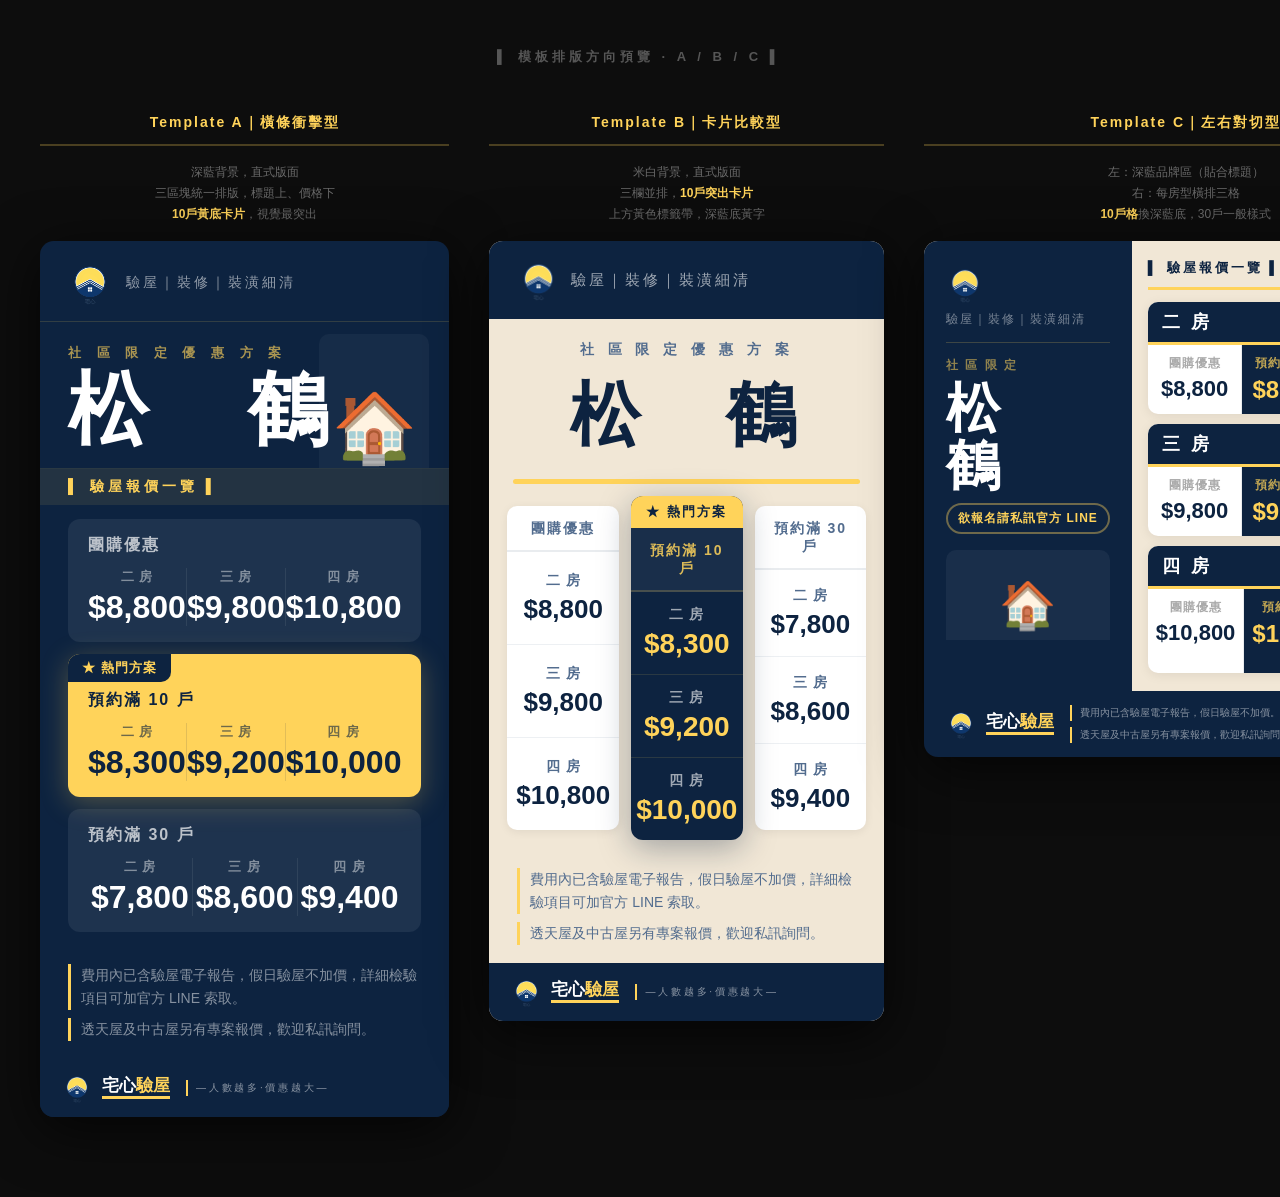
<file: offer-template/preview-layouts.html>
<!doctype html>
<html lang="zh-Hant">
<head>
  <meta charset="utf-8">
  <meta name="viewport" content="width=device-width, initial-scale=1">
  <title>模板排版方向預覽 A / B / C</title>
  <style>
    :root {
      --navy: #0D2340;
      --yellow: #FFD35A;
      --cream: #F1E7D6;
      --blue-grey: #526C8E;
      --grey: #E9ECEF;
    }
    * { box-sizing: border-box; margin: 0; padding: 0; }
    body {
      background: #0d0d0d;
      padding: 48px 40px 80px;
      font-family: "Noto Sans TC", "Microsoft JhengHei", Arial, sans-serif;
      min-width: 1100px;
    }
    .page-title {
      text-align: center; font-size: 13px; font-weight: 700;
      color: rgba(255,255,255,0.3); letter-spacing: 4px; margin-bottom: 48px;
    }
    .grid {
      display: grid; grid-template-columns: repeat(3, 1fr);
      gap: 40px; align-items: start;
    }
    .col { display: flex; flex-direction: column; gap: 16px; }
    .col-label {
      text-align: center; font-size: 14px; font-weight: 900;
      color: var(--yellow); letter-spacing: 2px;
      padding-bottom: 12px; border-bottom: 2px solid rgba(255,211,90,0.25);
    }
    .col-desc {
      text-align: center; font-size: 12px;
      color: rgba(255,255,255,0.38); line-height: 1.75;
    }
    .preview { border-radius: 14px; overflow: hidden; box-shadow: 0 12px 56px rgba(0,0,0,0.7); }

    /* ── 共用 footer ── */
    .tmpl-footer {
      display: flex; align-items: center;
      justify-content: space-between; gap: 16px;
      padding: 14px 22px; background: var(--navy);
    }
    .footer-brand { display: flex; align-items: center; gap: 10px; flex-shrink: 0; }
    .footer-logo { width: 30px; height: 30px; object-fit: contain; flex-shrink: 0; }
    .footer-wordmark {
      font-size: 17px; font-weight: 700; color: #fff;
      border-bottom: 3px solid var(--yellow); padding-bottom: 2px; line-height: 1;
    }
    .footer-wordmark strong { color: var(--yellow); }
    .footer-notes { display: flex; flex-direction: column; gap: 6px; flex: 1; }
    .footer-note {
      font-size: 10px; font-weight: 500; color: rgba(255,255,255,0.5);
      line-height: 1.6; padding-left: 8px;
      border-left: 2px solid var(--yellow);
    }


    /* ══════════════════════════════════════
       Template A｜橫條衝擊型（直式）
    ══════════════════════════════════════ */
    .a-shell { background: var(--navy); display: flex; flex-direction: column; }

    /* Header */
    .a-head {
      padding: 20px 28px 16px;
      border-bottom: 1px solid rgba(255,211,90,0.15);
      display: flex; align-items: center; gap: 14px; flex-shrink: 0;
    }
    .a-head-logo { width: 44px; height: 44px; object-fit: contain; flex-shrink: 0; }
    .a-brand { font-size: 14px; font-weight: 500; color: rgba(255,255,255,0.55); letter-spacing: 3px; }

    /* Building name */
    .a-name-zone {
      position: relative; padding: 22px 28px 18px;
      border-bottom: 1px solid rgba(255,211,90,0.12);
      flex-shrink: 0;
    }
    .a-eyebrow { font-size: 13px; font-weight: 600; color: rgba(255,211,90,0.65); letter-spacing: 6px; margin-bottom: 8px; }
    .a-bldg-name { font-size: 80px; font-weight: 900; color: #fff; letter-spacing: 10px; line-height: 1.0; }
    .a-mascot-float {
      position: absolute; right: 20px; top: 12px; bottom: 0;
      width: 110px;
      background: rgba(255,255,255,0.04); border-radius: 10px 10px 0 0;
      display: flex; align-items: flex-end; justify-content: center;
      font-size: 68px; overflow: hidden;
    }

    /* Price header */
    .a-price-head {
      background: rgba(255,211,90,0.09); padding: 9px 28px;
      font-size: 14px; font-weight: 700; color: var(--yellow);
      letter-spacing: 4px; flex-shrink: 0;
    }

    /* Bands */
    .a-bands { padding: 14px 28px 18px; display: flex; flex-direction: column; gap: 12px; flex-shrink: 0; }

    .a-band {
      background: rgba(255,255,255,0.07);
      border-radius: 12px; padding: 16px 20px; position: relative;
    }
    .a-band-label {
      font-size: 16px; font-weight: 700;
      color: rgba(255,255,255,0.7); letter-spacing: 2px; margin-bottom: 12px;
    }
    .a-band-prices { display: flex; }
    .a-price-item {
      flex: 1; display: flex; flex-direction: column;
      align-items: center; gap: 3px;
    }
    .a-price-item + .a-price-item { border-left: 1px solid rgba(255,255,255,0.08); }
    .a-room { font-size: 13px; font-weight: 600; color: rgba(255,255,255,0.45); letter-spacing: 1px; }
    .a-price { font-size: 32px; font-weight: 900; color: #fff; }

    /* 10戶黃底突出卡片 */
    .a-band.is-hot {
      background: var(--yellow);
      box-shadow: 0 6px 28px rgba(255,211,90,0.28);
    }
    .a-band.is-hot .a-band-label { color: var(--navy); margin-top: 20px; }
    .a-band.is-hot .a-room { color: rgba(13,35,64,0.6); }
    .a-band.is-hot .a-price { color: var(--navy); }
    .a-band.is-hot .a-price-item + .a-price-item { border-left-color: rgba(13,35,64,0.12); }
    .a-hot-badge {
      position: absolute; top: 0; left: 0;
      background: var(--navy); color: var(--yellow);
      font-size: 13px; font-weight: 900; letter-spacing: 1px;
      padding: 5px 14px; border-radius: 12px 0 10px 0;
    }

    /* Notes */
    .a-notes {
      padding: 14px 28px 18px;
      display: flex; flex-direction: column; gap: 8px;
      flex: 1;
    }
    .a-note {
      font-size: 14px; font-weight: 500;
      color: rgba(255,255,255,0.5); line-height: 1.65;
      padding-left: 10px; border-left: 3px solid var(--yellow);
    }


    /* ══════════════════════════════════════
       Template B｜卡片比較型（直式）
    ══════════════════════════════════════ */
    .b-shell { background: var(--cream); display: flex; flex-direction: column; }

    /* Header */
    .b-head {
      background: var(--navy); padding: 18px 28px;
      display: flex; align-items: center; gap: 12px; flex-shrink: 0;
    }
    .b-head-logo { width: 42px; height: 42px; object-fit: contain; flex-shrink: 0; }
    .b-brand-text { font-size: 15px; font-weight: 500; color: rgba(255,255,255,0.6); letter-spacing: 3px; }

    /* Building name */
    .b-name-block { text-align: center; padding: 22px 20px 16px; flex-shrink: 0; }
    .b-eyebrow { font-size: 14px; font-weight: 600; color: var(--blue-grey); letter-spacing: 5px; margin-bottom: 10px; }
    .b-name { font-size: 70px; font-weight: 900; color: var(--navy); letter-spacing: 8px; }
    .b-sep { height: 5px; background: var(--yellow); margin: 0 24px; border-radius: 3px; flex-shrink: 0; }

    /* 三欄比較 */
    .b-compare {
      display: flex; gap: 0; padding: 22px 18px 24px;
      align-items: stretch; flex-shrink: 0;
    }
    .b-col {
      flex: 1; display: flex; flex-direction: column;
      background: #fff; border-radius: 10px; overflow: hidden;
      box-shadow: 0 2px 10px rgba(0,0,0,0.07);
      margin: 0 6px;
    }
    .b-col:first-child { margin-left: 0; }
    .b-col:last-child { margin-right: 0; }

    .b-col-head {
      padding: 14px 12px 12px; text-align: center;
      font-size: 14px; font-weight: 700; color: var(--blue-grey);
      letter-spacing: 2px; border-bottom: 2px solid var(--grey);
    }
    .b-price-list { display: flex; flex-direction: column; flex: 1; }
    .b-price-row {
      display: flex; flex-direction: column;
      align-items: center; justify-content: center;
      padding: 14px 10px;
      border-bottom: 1px solid rgba(82,108,142,0.1);
      flex: 1;
    }
    .b-price-row:last-child { border-bottom: none; }
    .b-room { font-size: 14px; font-weight: 700; color: var(--blue-grey); letter-spacing: 1px; margin-bottom: 4px; }
    .b-price-val { font-size: 26px; font-weight: 900; color: var(--navy); }

    /* 熱門卡片 */
    .b-col.b-featured {
      background: var(--navy);
      border-radius: 12px;
      box-shadow: 0 8px 32px rgba(13,35,64,0.35);
      z-index: 2; margin: -10px 6px;
    }
    .b-featured-tag {
      background: var(--yellow); color: var(--navy);
      font-size: 13px; font-weight: 900; letter-spacing: 2px;
      text-align: center; padding: 7px 0;
    }
    .b-col.b-featured .b-col-head {
      color: rgba(255,211,90,0.85); font-weight: 700;
      border-bottom-color: rgba(255,211,90,0.2);
      background: rgba(255,255,255,0.05);
    }
    .b-col.b-featured .b-price-row { border-bottom-color: rgba(255,211,90,0.12); }
    .b-col.b-featured .b-room { color: rgba(255,255,255,0.6); }
    .b-col.b-featured .b-price-val { color: var(--yellow); font-size: 28px; }

    /* Notes */
    .b-notes {
      padding: 14px 28px 18px;
      display: flex; flex-direction: column; gap: 8px;
      flex: 1;
    }
    .b-note {
      font-size: 14px; font-weight: 500;
      color: var(--blue-grey); line-height: 1.65;
      padding-left: 10px; border-left: 3px solid var(--yellow);
    }


    /* ══════════════════════════════════════
       Template C｜左右對切型（保留不動）
    ══════════════════════════════════════ */
    .c-shell { background: var(--cream); display: flex; }

    .c-left {
      background: var(--navy); width: auto; flex-shrink: 0;
      display: flex; flex-direction: column; padding: 24px 22px;
    }
    .c-left-logo { width: 38px; height: 38px; object-fit: contain; }
    .c-left-brand { font-size: 12px; font-weight: 500; color: rgba(255,255,255,0.45); letter-spacing: 2px; margin-top: 8px; white-space: nowrap; }
    .c-divider { height: 1px; background: rgba(255,211,90,0.2); margin: 14px 0; }
    .c-eyebrow { font-size: 12px; font-weight: 600; color: rgba(255,211,90,0.55); letter-spacing: 2px; margin-bottom: 6px; white-space: nowrap; }
    .c-left-name { font-size: 54px; font-weight: 900; color: #fff; letter-spacing: 4px; line-height: 1.05; white-space: nowrap; }
    .c-left-sub {
      margin-top: 10px;
      border: 2px solid rgba(255,211,90,0.4); color: var(--yellow);
      font-size: 12px; font-weight: 600; padding: 5px 10px;
      border-radius: 20px; letter-spacing: 1px;
      white-space: nowrap; text-align: center;
    }
    .c-mascot-placeholder {
      margin-top: 16px;
      background: rgba(255,255,255,0.05); border-radius: 10px 10px 0 0;
      height: 90px;
      display: flex; align-items: flex-end; justify-content: center;
      padding-bottom: 8px; font-size: 46px;
    }

    .c-right { flex: 1; display: flex; flex-direction: column; padding: 18px 16px; gap: 0; }
    .c-right-head {
      font-size: 13px; font-weight: 700; color: var(--navy); letter-spacing: 3px;
      padding-bottom: 10px; border-bottom: 3px solid var(--yellow); margin-bottom: 12px;
    }
    .c-room-row {
      background: #fff; border-radius: 10px; overflow: hidden;
      margin-bottom: 10px; box-shadow: 0 2px 12px rgba(0,0,0,0.08);
    }
    .c-room-row:last-child { margin-bottom: 0; }
    .c-room-label {
      background: var(--navy); padding: 8px 14px;
      font-size: 18px; font-weight: 900; color: #fff;
      letter-spacing: 3px; border-bottom: 3px solid var(--yellow);
    }
    .c-tiers { display: grid; grid-template-columns: 1fr 1fr 1fr; }
    .c-tier {
      padding: 10px 8px; text-align: center;
      border-right: 1px solid var(--grey); position: relative;
    }
    .c-tier:last-child { border-right: none; }
    .c-tier-name { font-size: 12px; font-weight: 600; color: #aaa; letter-spacing: 1px; margin-bottom: 4px; }
    .c-tier-price { font-size: 22px; font-weight: 900; color: var(--navy); }
    .c-tier.is-hot { background: var(--navy); }
    .c-tier.is-hot .c-tier-name { color: rgba(255,211,90,0.75); }
    .c-tier.is-hot .c-tier-price { color: var(--yellow); font-size: 24px; }
    .c-hot-corner {
      position: absolute; top: 0; right: 0;
      background: var(--yellow); color: var(--navy);
      font-size: 11px; font-weight: 900;
      padding: 3px 7px; border-radius: 0 0 0 7px;
    }

  </style>
</head>
<body>

  <p class="page-title">▌ 模板排版方向預覽 · A / B / C ▌</p>

  <div class="grid">

    <!-- ═══ Template A｜直式 ═══ -->
    <div class="col">
      <div class="col-label">Template A｜橫條衝擊型</div>
      <p class="col-desc">
        深藍背景，直式版面<br>
        三區塊統一排版，標題上、價格下<br>
        <strong style="color:#FFD35A">10戶黃底卡片</strong>，視覺最突出
      </p>
      <div class="preview">
        <div class="a-shell">

          <div class="a-head">
            <img class="a-head-logo" src="./assets/logo.png" alt="宅心驗屋">
            <span class="a-brand">驗屋｜裝修｜裝潢細清</span>
          </div>

          <div class="a-name-zone">
            <div class="a-eyebrow">社 區 限 定 優 惠 方 案</div>
            <div class="a-bldg-name">松　鶴</div>
            <div class="a-mascot-float">🏠</div>
          </div>

          <div class="a-price-head">▌ 驗屋報價一覽 ▌</div>

          <div class="a-bands">

            <div class="a-band">
              <div class="a-band-label">團購優惠</div>
              <div class="a-band-prices">
                <div class="a-price-item"><span class="a-room">二 房</span><span class="a-price">$8,800</span></div>
                <div class="a-price-item"><span class="a-room">三 房</span><span class="a-price">$9,800</span></div>
                <div class="a-price-item"><span class="a-room">四 房</span><span class="a-price">$10,800</span></div>
              </div>
            </div>

            <div class="a-band is-hot">
              <div class="a-hot-badge">★ 熱門方案</div>
              <div class="a-band-label">預約滿 10 戶</div>
              <div class="a-band-prices">
                <div class="a-price-item"><span class="a-room">二 房</span><span class="a-price">$8,300</span></div>
                <div class="a-price-item"><span class="a-room">三 房</span><span class="a-price">$9,200</span></div>
                <div class="a-price-item"><span class="a-room">四 房</span><span class="a-price">$10,000</span></div>
              </div>
            </div>

            <div class="a-band">
              <div class="a-band-label">預約滿 30 戶</div>
              <div class="a-band-prices">
                <div class="a-price-item"><span class="a-room">二 房</span><span class="a-price">$7,800</span></div>
                <div class="a-price-item"><span class="a-room">三 房</span><span class="a-price">$8,600</span></div>
                <div class="a-price-item"><span class="a-room">四 房</span><span class="a-price">$9,400</span></div>
              </div>
            </div>

          </div>

          <div class="a-notes">
            <div class="a-note">費用內已含驗屋電子報告，假日驗屋不加價，詳細檢驗項目可加官方 LINE 索取。</div>
            <div class="a-note">透天屋及中古屋另有專案報價，歡迎私訊詢問。</div>
          </div>

          <div class="tmpl-footer">
            <div class="footer-brand">
              <img class="footer-logo" src="./assets/logo.png" alt="">
              <div class="footer-wordmark">宅心<strong>驗屋</strong></div>
            </div>
            <div class="footer-notes">
              <div class="footer-note">— 人 數 越 多 · 價 惠 越 大 —</div>
            </div>
          </div>

        </div>
      </div>
    </div>


    <!-- ═══ Template B｜直式 ═══ -->
    <div class="col">
      <div class="col-label">Template B｜卡片比較型</div>
      <p class="col-desc">
        米白背景，直式版面<br>
        三欄並排，<strong style="color:#FFD35A">10戶突出卡片</strong><br>
        上方黃色標籤帶，深藍底黃字
      </p>
      <div class="preview">
        <div class="b-shell">

          <div class="b-head">
            <img class="b-head-logo" src="./assets/logo.png" alt="宅心驗屋">
            <div class="b-brand-text">驗屋｜裝修｜裝潢細清</div>
          </div>

          <div class="b-name-block">
            <div class="b-eyebrow">社 區 限 定 優 惠 方 案</div>
            <div class="b-name">松　鶴</div>
          </div>
          <div class="b-sep"></div>

          <div class="b-compare">

            <div class="b-col">
              <div class="b-col-head">團購優惠</div>
              <div class="b-price-list">
                <div class="b-price-row"><span class="b-room">二 房</span><span class="b-price-val">$8,800</span></div>
                <div class="b-price-row"><span class="b-room">三 房</span><span class="b-price-val">$9,800</span></div>
                <div class="b-price-row"><span class="b-room">四 房</span><span class="b-price-val">$10,800</span></div>
              </div>
            </div>

            <div class="b-col b-featured">
              <div class="b-featured-tag">★ 熱門方案</div>
              <div class="b-col-head">預約滿 10 戶</div>
              <div class="b-price-list">
                <div class="b-price-row"><span class="b-room">二 房</span><span class="b-price-val">$8,300</span></div>
                <div class="b-price-row"><span class="b-room">三 房</span><span class="b-price-val">$9,200</span></div>
                <div class="b-price-row"><span class="b-room">四 房</span><span class="b-price-val">$10,000</span></div>
              </div>
            </div>

            <div class="b-col">
              <div class="b-col-head">預約滿 30 戶</div>
              <div class="b-price-list">
                <div class="b-price-row"><span class="b-room">二 房</span><span class="b-price-val">$7,800</span></div>
                <div class="b-price-row"><span class="b-room">三 房</span><span class="b-price-val">$8,600</span></div>
                <div class="b-price-row"><span class="b-room">四 房</span><span class="b-price-val">$9,400</span></div>
              </div>
            </div>

          </div>

          <div class="b-notes">
            <div class="b-note">費用內已含驗屋電子報告，假日驗屋不加價，詳細檢驗項目可加官方 LINE 索取。</div>
            <div class="b-note">透天屋及中古屋另有專案報價，歡迎私訊詢問。</div>
          </div>

          <div class="tmpl-footer">
            <div class="footer-brand">
              <img class="footer-logo" src="./assets/logo.png" alt="">
              <div class="footer-wordmark">宅心<strong>驗屋</strong></div>
            </div>
            <div class="footer-notes">
              <div class="footer-note">— 人 數 越 多 · 價 惠 越 大 —</div>
            </div>
          </div>

        </div>
      </div>
    </div>


    <!-- ═══ Template C｜保留不動 ═══ -->
    <div class="col">
      <div class="col-label">Template C｜左右對切型</div>
      <p class="col-desc">
        左：深藍品牌區（貼合標題）<br>
        右：每房型橫排三格<br>
        <strong style="color:#FFD35A">10戶格</strong>換深藍底，30戶一般樣式
      </p>
      <div class="preview">
        <div class="c-shell">

          <div class="c-left">
            <img class="c-left-logo" src="./assets/logo.png" alt="宅心驗屋">
            <div class="c-left-brand">驗屋｜裝修｜裝潢細清</div>
            <div class="c-divider"></div>
            <div class="c-eyebrow">社 區 限 定</div>
            <div class="c-left-name">松<br>鶴</div>
            <div class="c-left-sub">欲報名請私訊官方 LINE</div>
            <div class="c-mascot-placeholder">🏠</div>
          </div>

          <div class="c-right">
            <div class="c-right-head">▌ 驗屋報價一覽 ▌</div>

            <div class="c-room-row">
              <div class="c-room-label">二 房</div>
              <div class="c-tiers">
                <div class="c-tier"><div class="c-tier-name">團購優惠</div><div class="c-tier-price">$8,800</div></div>
                <div class="c-tier is-hot"><div class="c-hot-corner">★熱門</div><div class="c-tier-name">預約滿10戶</div><div class="c-tier-price">$8,300</div></div>
                <div class="c-tier"><div class="c-tier-name">預約滿30戶</div><div class="c-tier-price">$7,800</div></div>
              </div>
            </div>

            <div class="c-room-row">
              <div class="c-room-label">三 房</div>
              <div class="c-tiers">
                <div class="c-tier"><div class="c-tier-name">團購優惠</div><div class="c-tier-price">$9,800</div></div>
                <div class="c-tier is-hot"><div class="c-hot-corner">★熱門</div><div class="c-tier-name">預約滿10戶</div><div class="c-tier-price">$9,200</div></div>
                <div class="c-tier"><div class="c-tier-name">預約滿30戶</div><div class="c-tier-price">$8,600</div></div>
              </div>
            </div>

            <div class="c-room-row">
              <div class="c-room-label">四 房</div>
              <div class="c-tiers">
                <div class="c-tier"><div class="c-tier-name">團購優惠</div><div class="c-tier-price">$10,800</div></div>
                <div class="c-tier is-hot"><div class="c-hot-corner">★熱門</div><div class="c-tier-name">預約滿10戶</div><div class="c-tier-price">$10,000</div></div>
                <div class="c-tier"><div class="c-tier-name">預約滿30戶</div><div class="c-tier-price">$9,400</div></div>
              </div>
            </div>

          </div>
        </div>

        <div class="tmpl-footer">
          <div class="footer-brand">
            <img class="footer-logo" src="./assets/logo.png" alt="">
            <div class="footer-wordmark">宅心<strong>驗屋</strong></div>
          </div>
          <div class="footer-notes">
            <div class="footer-note">費用內已含驗屋電子報告，假日驗屋不加價。</div>
            <div class="footer-note">透天屋及中古屋另有專案報價，歡迎私訊詢問。</div>
          </div>
        </div>

      </div>
    </div>

  </div>

</body>
</html>
</file>
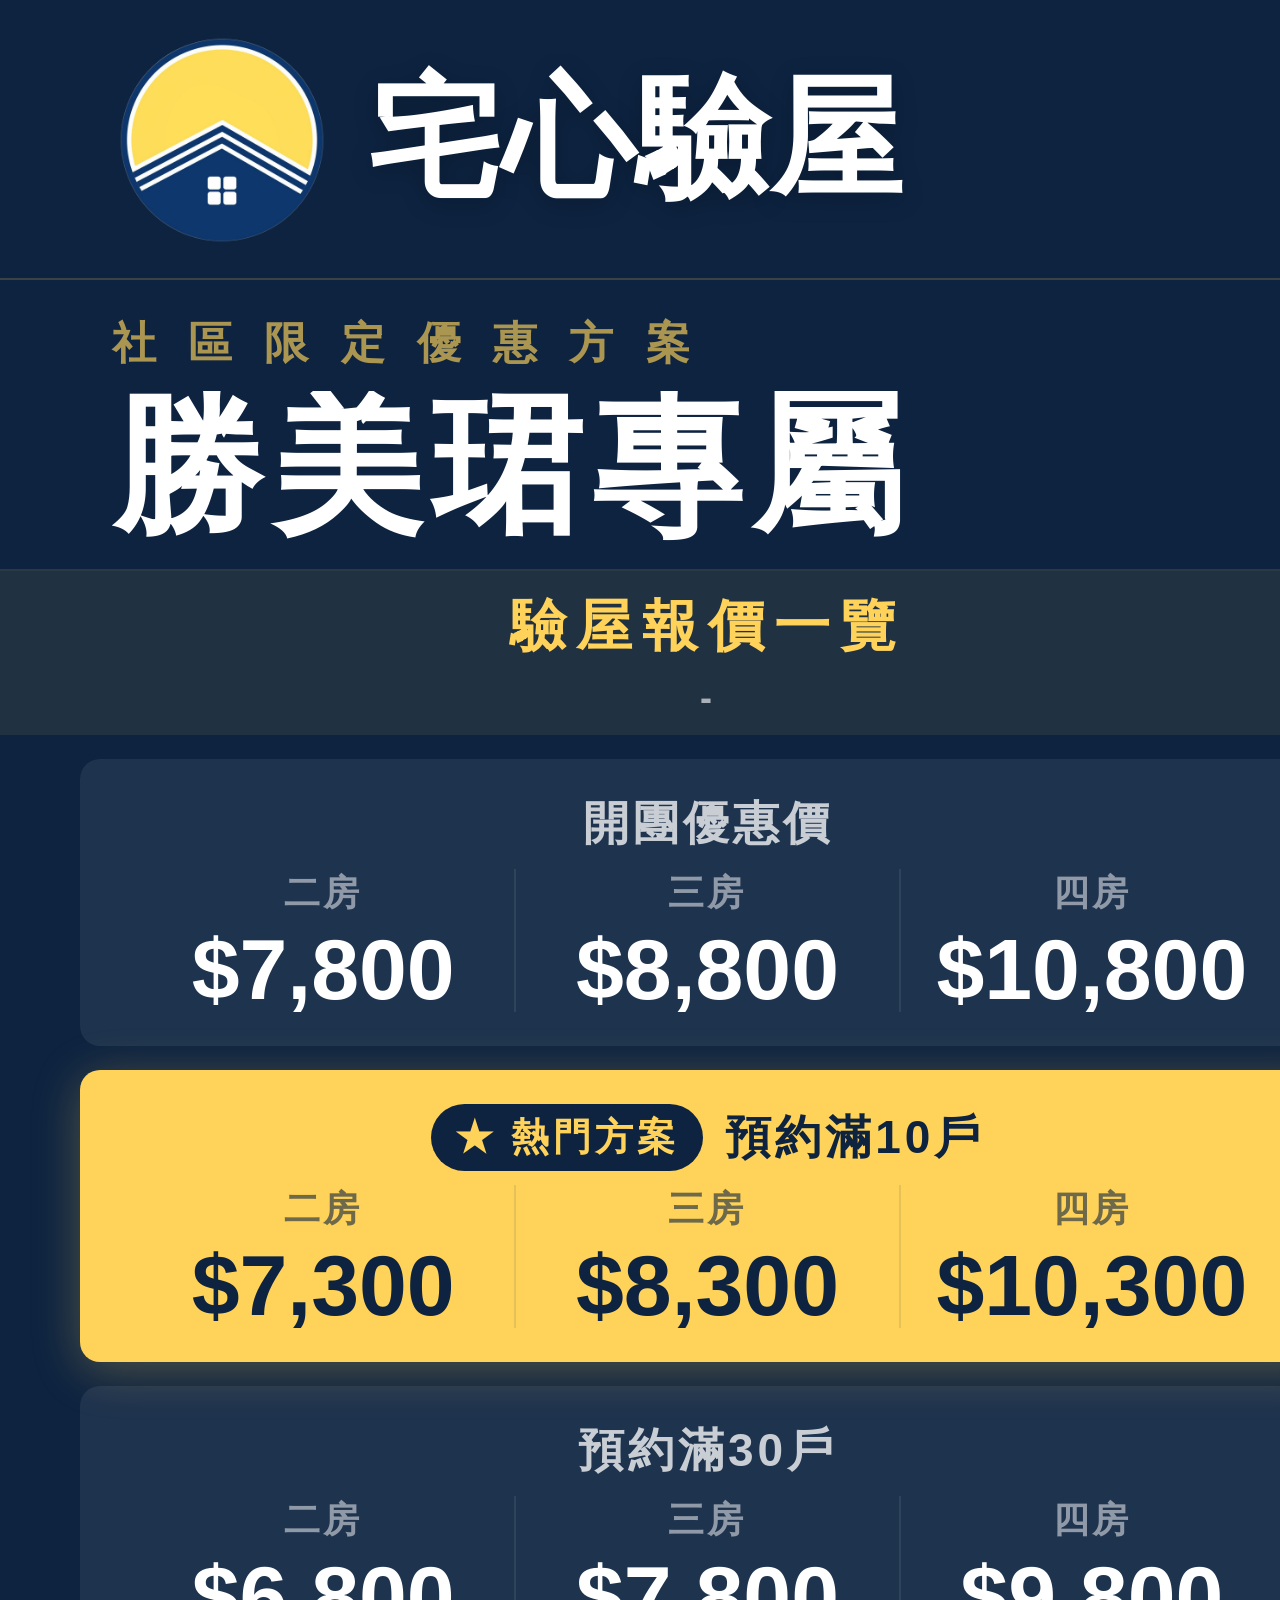
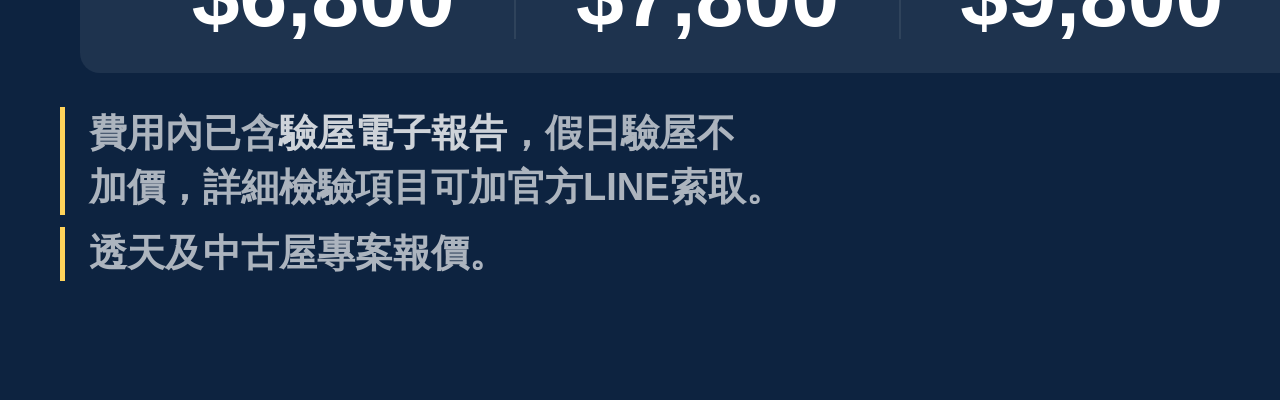
<file: offer-template/template-a.html>
<!doctype html>
<html lang="zh-Hant">
<head>
  <meta charset="utf-8">
  <meta name="viewport" content="width=1415, initial-scale=1">
  <title>宅心驗屋 強力促銷</title>
  <style>
    :root {
      --navy: #0D2340;
      --yellow: #FFD35A;
      --cream: #F1E7D6;
      --blue-grey: #526C8E;
      font-family: "Noto Sans TC", "Microsoft JhengHei", Arial, sans-serif;
    }
    * { box-sizing: border-box; margin: 0; padding: 0; }
    body, .page-shell { width: 1415px; height: 2000px; overflow: hidden; background: var(--navy); }
    .poster {
      width: 1415px; height: 2000px; overflow: hidden;
      background: var(--navy);
      display: flex; flex-direction: column;
    }

    /* ── Header ── */
    .top-header {
      display: flex; align-items: center; gap: 36px;
      padding: 30px 112px 28px;
      border-bottom: 2px solid rgba(255,211,90,0.18);
      flex-shrink: 0;
    }
    #brandLogo { width: 220px; height: 220px; object-fit: contain; flex-shrink: 0; }
    #logoFallback { display: none; }
    .service-line {
      font-size: 132px; font-weight: 900;
      color: #fff; letter-spacing: 2px;
      text-shadow: 0 6px 24px rgba(0,0,0,0.22);
      white-space: nowrap;
    }

    /* ── Building name zone ── */
    .name-zone {
      position: relative; min-height: 230px;
      padding: 34px 112px 28px;
      border-bottom: 2px solid rgba(255,211,90,0.12);
      flex-shrink: 0;
    }
    .project-eyebrow {
      font-size: 44px; font-weight: 700;
      color: rgba(255,211,90,0.65); letter-spacing: 10px; margin-bottom: 18px;
    }
    #projectName {
      display: block; font-size: 150px; font-weight: 900;
      color: #fff; letter-spacing: 10px; line-height: 1.0; margin-bottom: 0;
      white-space: nowrap; overflow: hidden;
    }
    .project-sub {
      font-size: 28px; font-weight: 500;
      color: rgba(255,255,255,0.45); letter-spacing: 5px;
    }
    .mascot {
      display: none;
      position: absolute; right: 52px; top: 20px; bottom: 0;
      width: 380px;
      object-fit: contain; object-position: bottom;
    }

    /* ── Price header bar ── */
    .price-header-bar {
      background: rgba(255,211,90,0.08);
      padding: 18px 112px 16px;
      font-size: 56px; font-weight: 900;
      color: var(--yellow); letter-spacing: 10px;
      flex-shrink: 0;
      display: flex; flex-direction: column; align-items: center; gap: 12px;
      text-align: center;
    }
    .tax-note {
      font-size: 36px; font-weight: 800;
      color: rgba(255,255,255,0.62); letter-spacing: 3px;
      white-space: nowrap;
      margin-left: 0;
    }

    /* ── Price bands ── */
    .price-bands {
      padding: 24px 80px 22px;
      display: flex; flex-direction: column; gap: 24px;
      flex-shrink: 0;
    }
    .price-band {
      background: rgba(255,255,255,0.07);
      border-radius: 20px; padding: 34px 52px;
      min-height: 258px;
      position: relative;
    }
    .band-label {
      font-size: 46px; font-weight: 800;
      color: rgba(255,255,255,0.76); letter-spacing: 4px; margin-bottom: 14px;
      text-align: center;
    }
    .band-prices { display: flex; }
    .price-item {
      flex: 1; display: flex; flex-direction: column;
      align-items: center; gap: 8px;
    }
    .price-item + .price-item {
      border-left: 2px solid rgba(255,255,255,0.08);
    }
    .room-name {
      font-size: 36px; font-weight: 700;
      color: rgba(255,255,255,0.5); letter-spacing: 3px;
    }
    .price-val {
      font-size: 86px; font-weight: 900;
      color: #fff; line-height: 1;
    }

    /* 10戶：黃底突出卡片 */
    .price-band.is-hot {
      background: var(--yellow);
      box-shadow: 0 8px 48px rgba(255,211,90,0.28);
    }
    .price-band.is-hot .band-label {
      color: var(--navy); margin-top: 0;
      display: flex; align-items: center; justify-content: center; gap: 22px;
    }
    .price-band.is-hot .room-name { color: rgba(13,35,64,0.6); }
    .price-band.is-hot .price-val { color: var(--navy); }
    .price-band.is-hot .price-item + .price-item { border-left-color: rgba(13,35,64,0.1); }
    .hot-badge {
      position: static;
      display: inline-flex; align-items: center;
      background: var(--navy); color: var(--yellow);
      font-size: 38px; font-weight: 900; letter-spacing: 4px;
      padding: 8px 24px; border-radius: 999px;
    }

    /* ── Notes ── */
    .notes-area {
      flex: 1; padding: 12px 60px 34px;
      display: flex; flex-direction: column; gap: 12px;
      justify-content: flex-start;
    }
    .note-item {
      font-size: 38px; font-weight: 700;
      color: rgba(255,255,255,0.66); line-height: 1.42;
      padding-left: 24px; border-left: 5px solid var(--yellow);
    }
    .note-item strong { color: rgba(255,255,255,0.8); font-weight: 700; }

    /* ── Footer ── */
    .footer {
      display: none;
      flex-shrink: 0; height: 140px;
      border-top: 2px solid rgba(255,211,90,0.18);
      display: flex; align-items: center;
      padding: 0 112px; justify-content: space-between;
    }
    .footer-brand { display: flex; align-items: center; gap: 22px; }
    .footer-logo { width: 96px; height: 96px; object-fit: contain; }
    .wordmark {
      font-size: 56px; font-weight: 500; color: #fff;
      border-bottom: 8px solid var(--yellow); padding-bottom: 4px; line-height: 1;
    }
    .wordmark strong { color: var(--yellow); font-weight: 700; }
    .footer-tagline {
      font-size: 28px; font-weight: 600;
      color: rgba(255,255,255,0.28); letter-spacing: 6px;
    }
    .is-hidden { display: none !important; }
    footer.footer { display: none !important; }
  </style>
</head>
<body>
  <div class="page-shell">
    <div class="poster" id="poster">

      <div class="top-header">
        <img id="brandLogo" alt="宅心驗屋">
        <div id="logoFallback"></div>
        <span class="service-line">宅心驗屋</span>
      </div>

      <div class="name-zone">
        <div class="project-eyebrow">社 區 限 定 優 惠 方 案</div>
        <strong id="projectName">建案專屬</strong>
        <img class="mascot" src="./assets/ip.png" alt="">
      </div>

      <div class="price-header-bar">
        <span>驗屋報價一覽</span>
        <span class="tax-note">-</span>
      </div>

      <div class="price-bands" id="priceBands"></div>

      <div class="notes-area" id="noteList"></div>

      <footer class="footer">
        <div class="footer-brand">
          <img class="footer-logo" src="./assets/logo.png" alt="">
          <div class="wordmark">宅心<strong>驗屋</strong></div>
        </div>
        <div class="footer-tagline">— 人 數 越 多 · 價 惠 越 大 —</div>
      </footer>

    </div>
  </div>

  <script>window.OFFER_SKIP_AUTO_RENDER = true;</script>
  <script src="./template.js"></script>
  <script>
    (function () {
      var data = getDataFromUrl();
      var thresholds = data.thresholds || [];
      var prices = data.prices || [];
      var HOT_IDX = 1;

      var q = function (id) { return document.getElementById(id); };
      var projectNameEl = q('projectName');
      if (projectNameEl) {
        var projectName = data.projectName || '建案專屬';
        projectNameEl.textContent = projectName;
        var nameLen = Math.max(1, projectName.length);
        var availableW = 1415 - 112 * 2;
        var projectFs = Math.floor((availableW * 0.94 - Math.max(0, nameLen - 1) * 10) / nameLen);
        projectNameEl.style.fontSize = Math.min(150, Math.max(82, projectFs)) + 'px';
      }
      setImage(q('brandLogo'), q('logoFallback'), data.brandLogo || './assets/brand-mark.png');

      // Notes
      var noteList = q('noteList');
      if (noteList) {
        (data.notes || []).slice(0, 3).forEach(function (note) {
          var p = document.createElement('p');
          p.className = 'note-item';
          p.innerHTML = note;
          noteList.appendChild(p);
        });
      }

      // Price bands
      var bandsEl = q('priceBands');
      if (bandsEl) {
        thresholds.forEach(function (threshold, colIdx) {
          var isHot = (colIdx === HOT_IDX);
          var band = document.createElement('div');
          band.className = 'price-band' + (isHot ? ' is-hot' : '');

          if (isHot) {
            var badge = document.createElement('span');
            badge.className = 'hot-badge';
            badge.textContent = '★ 熱門方案';
            /* badge is moved into the label row below */
          }

          var label = document.createElement('div');
          label.className = 'band-label';
          if (isHot) {
            label.appendChild(badge);
            var labelText = document.createElement('span');
            labelText.textContent = threshold;
            label.appendChild(labelText);
          } else {
            label.textContent = threshold;
          }
          band.appendChild(label);

          var pricesEl = document.createElement('div');
          pricesEl.className = 'band-prices';
          prices.forEach(function (row) {
            var val = (row.values || [])[colIdx];
            if (val === null || val === undefined) return;
            var item = document.createElement('div');
            item.className = 'price-item';
            item.innerHTML =
              '<span class="room-name">' + row.room + '</span>' +
              '<span class="price-val">' + formatPrice(val) + '</span>';
            pricesEl.appendChild(item);
          });
          band.appendChild(pricesEl);
          bandsEl.appendChild(band);
        });
      }
    })();
  </script>
</body>
</html>
</file>
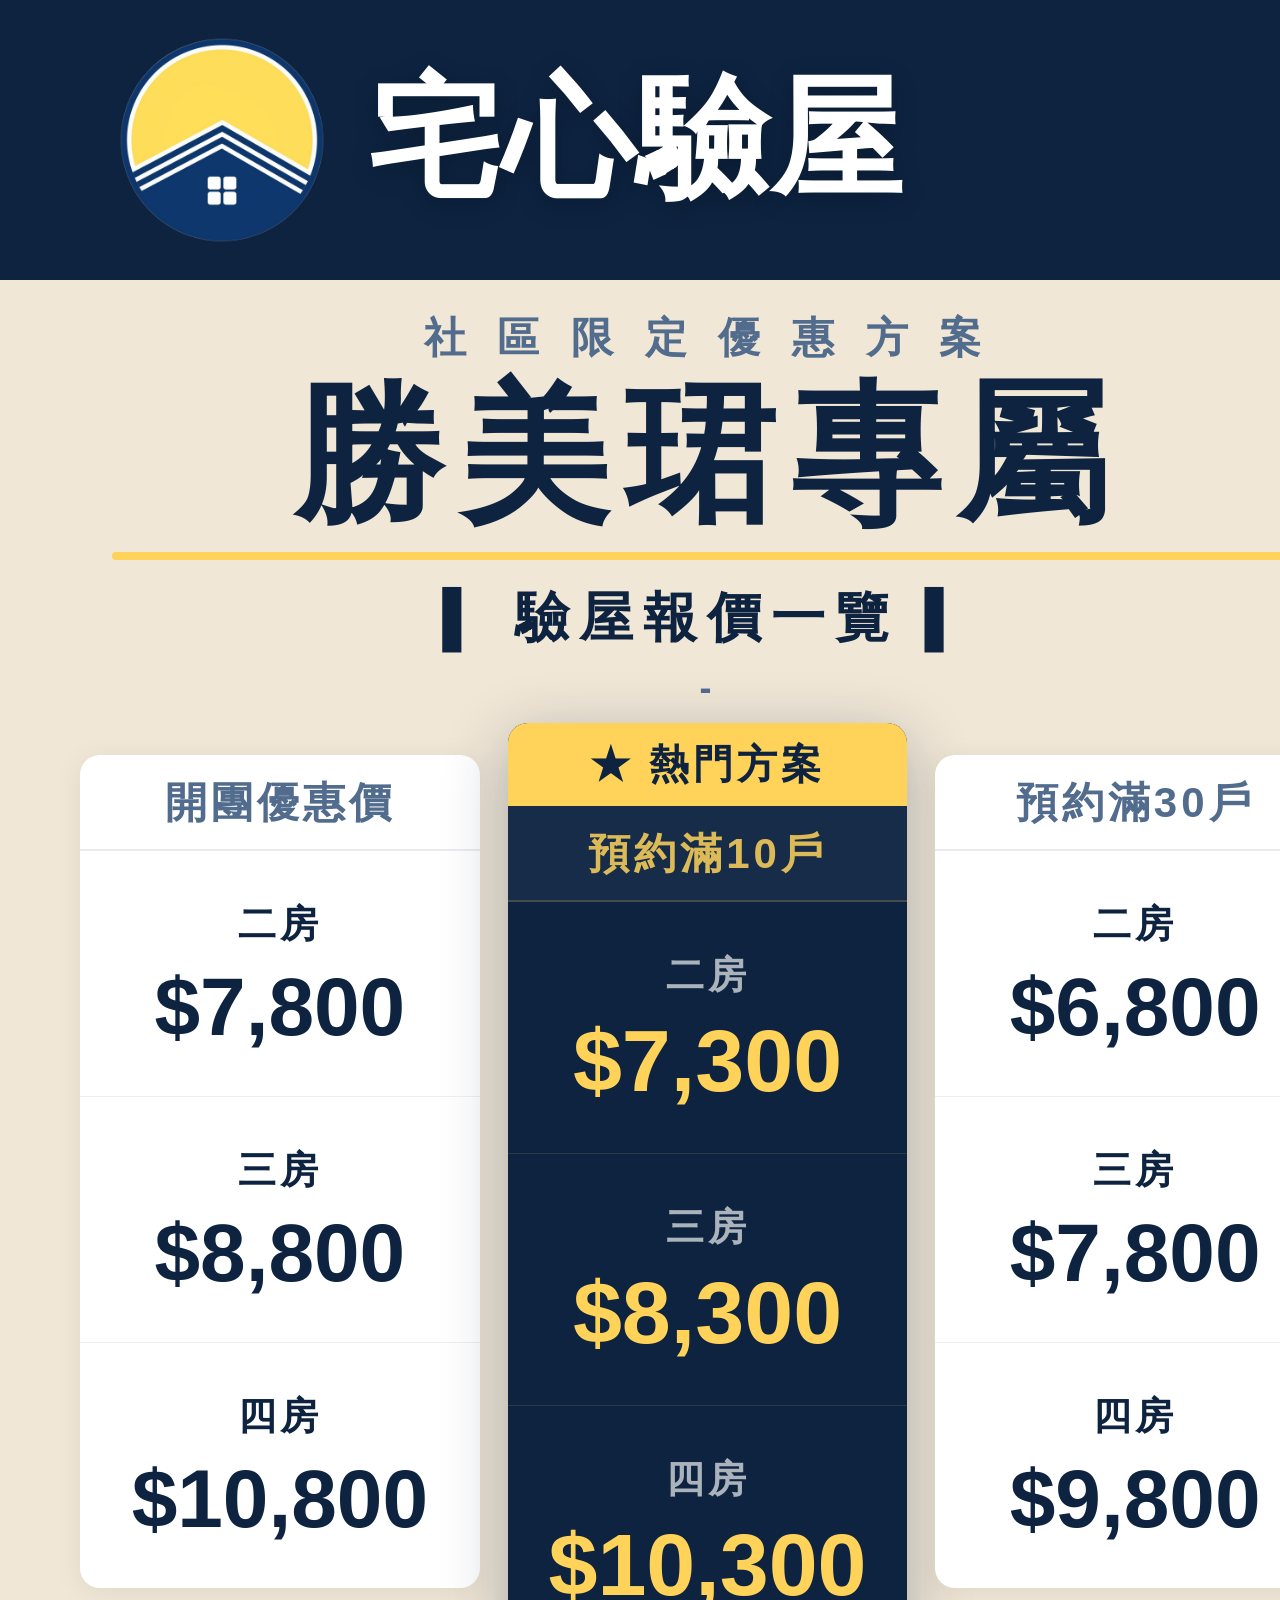
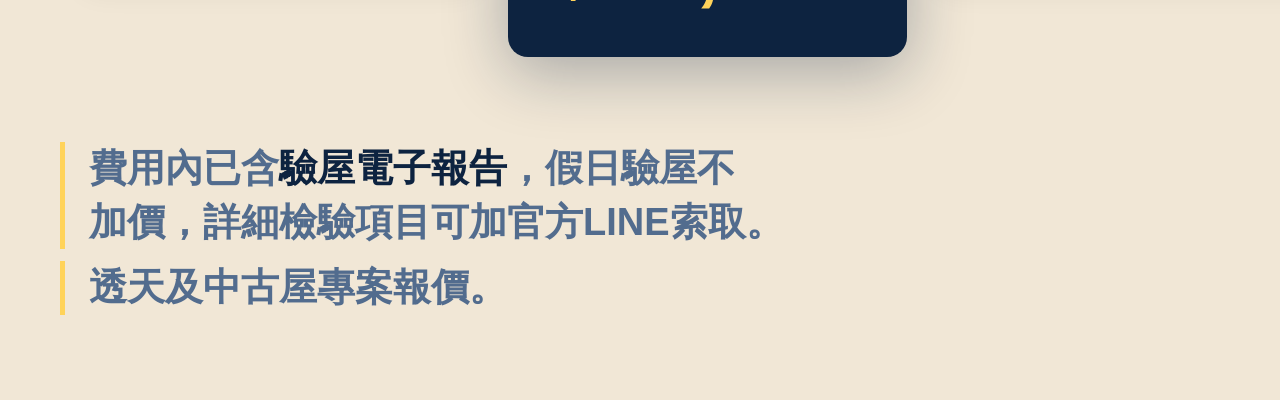
<file: offer-template/template-b.html>
<!doctype html>
<html lang="zh-Hant">
<head>
  <meta charset="utf-8">
  <meta name="viewport" content="width=1415, initial-scale=1">
  <title>宅心驗屋 一般促銷</title>
  <style>
    :root {
      --navy: #0D2340;
      --yellow: #FFD35A;
      --cream: #F1E7D6;
      --blue-grey: #526C8E;
      --light: #E9ECEF;
      font-family: "Noto Sans TC", "Microsoft JhengHei", Arial, sans-serif;
    }
    * { box-sizing: border-box; margin: 0; padding: 0; }
    body, .page-shell { width: 1415px; height: 2000px; overflow: hidden; background: var(--cream); }
    .poster {
      width: 1415px; height: 2000px; overflow: hidden;
      background: var(--cream);
      display: flex; flex-direction: column;
    }

    /* ── Navy header band ── */
    .header-band {
      background: var(--navy);
      padding: 30px 112px;
      display: flex; align-items: center; gap: 36px;
      flex-shrink: 0;
    }
    #brandLogo { width: 220px; height: 220px; object-fit: contain; flex-shrink: 0; }
    #logoFallback { display: none; }
    .header-text { display: flex; flex-direction: column; gap: 8px; }
    .header-brand {
      font-size: 132px; font-weight: 900; color: #fff; letter-spacing: 2px;
      text-shadow: 0 6px 24px rgba(0,0,0,0.22);
      white-space: nowrap;
    }
    .header-service {
      display: none;
      font-size: 34px; font-weight: 500;
      color: rgba(255,255,255,0.6); letter-spacing: 5px;
    }

    /* ── Building name section ── */
    .name-section {
      text-align: center;
      padding: 30px 112px 22px;
      flex-shrink: 0;
    }
    .project-eyebrow {
      font-size: 42px; font-weight: 700;
      color: var(--blue-grey); letter-spacing: 10px; margin-bottom: 14px;
    }
    #projectName {
      display: block; font-size: 150px; font-weight: 900;
      color: var(--navy); letter-spacing: 16px; line-height: 1.0;
    }

    /* ── Yellow separator ── */
    .yellow-sep {
      height: 8px; background: var(--yellow);
      margin: 0 112px; border-radius: 4px;
      flex-shrink: 0;
    }

    /* ── Price section header ── */
    .price-section-head {
      text-align: center; padding: 22px 0 12px;
      font-size: 54px; font-weight: 900;
      color: var(--navy); letter-spacing: 10px;
      flex-shrink: 0;
    }
    .tax-note {
      text-align: center;
      font-size: 36px; font-weight: 800;
      color: var(--blue-grey); letter-spacing: 4px;
      margin-top: 0;
      padding: 0 0 46px;
      flex-shrink: 0;
    }

    /* ── Three-column comparison ── */
    .compare-wrap {
      display: flex; gap: 28px;
      padding: 0 80px 24px;
      align-items: flex-start;
      flex-shrink: 0;
    }

    /* Standard column */
    .compare-col {
      flex: 1; background: #fff;
      border-radius: 20px; overflow: hidden;
      box-shadow: 0 4px 28px rgba(0,0,0,0.07);
      min-height: 620px;
    }
    .col-head {
      padding: 20px 24px 18px; text-align: center;
      font-size: 42px; font-weight: 800;
      color: var(--blue-grey); letter-spacing: 4px;
      border-bottom: 2px solid var(--light);
    }
    .price-row {
      display: flex; flex-direction: column;
      align-items: center; justify-content: center;
      padding: 48px 24px; gap: 16px;
      border-bottom: 1px solid rgba(82,108,142,0.1);
    }
    .price-row:last-child { border-bottom: none; }
    .room-label {
      font-size: 38px; font-weight: 800;
      color: var(--navy); letter-spacing: 4px;
    }
    .price-value {
      font-size: 82px; font-weight: 900;
      color: var(--navy); line-height: 1;
    }

    /* Featured column (10戶) */
    .compare-col.is-featured {
      background: var(--navy);
      border-radius: 20px;
      box-shadow: 0 16px 64px rgba(13,35,64,0.32);
      margin-top: -32px;
    }
    .featured-tag {
      background: var(--yellow); color: var(--navy);
      font-size: 40px; font-weight: 900;
      text-align: center; padding: 14px 0; letter-spacing: 4px;
    }
    .compare-col.is-featured .col-head {
      color: rgba(255,211,90,0.85); font-weight: 700;
      border-bottom-color: rgba(255,211,90,0.2);
      background: rgba(255,255,255,0.04);
    }
    .compare-col.is-featured .price-row {
      border-bottom-color: rgba(255,211,90,0.12);
    }
    .compare-col.is-featured .room-label { color: rgba(255,255,255,0.65); }
    .compare-col.is-featured .price-value { color: var(--yellow); font-size: 88px; }

    /* ── Notes ── */
    .notes-area {
      flex: 1; padding: 12px 60px 36px;
      display: flex; flex-direction: column; gap: 12px;
      justify-content: center;
    }
    .note-item {
      font-size: 38px; font-weight: 700;
      color: var(--blue-grey); line-height: 1.42;
      padding-left: 24px; border-left: 5px solid var(--yellow);
    }
    .note-item strong { color: var(--navy); font-weight: 700; }

    /* ── Footer ── */
    .footer {
      display: none;
      background: var(--navy); flex-shrink: 0; height: 140px;
      display: flex; align-items: center;
      padding: 0 112px; gap: 32px;
    }
    .footer-logo { width: 96px; height: 96px; object-fit: contain; flex-shrink: 0; }
    .wordmark {
      font-size: 56px; font-weight: 500; color: #fff;
      border-bottom: 8px solid var(--yellow); padding-bottom: 4px; line-height: 1;
    }
    .wordmark strong { color: var(--yellow); font-weight: 700; }
    .is-hidden { display: none !important; }
    footer.footer { display: none !important; }
  </style>
</head>
<body>
  <div class="page-shell">
    <div class="poster" id="poster">

      <div class="header-band">
        <img id="brandLogo" alt="宅心驗屋">
        <div id="logoFallback"></div>
        <div class="header-text">
          <div class="header-brand">宅心驗屋</div>
          <div class="header-service">驗屋｜裝修｜裝潢細清</div>
        </div>
      </div>

      <div class="name-section">
        <div class="project-eyebrow">社 區 限 定 優 惠 方 案</div>
        <strong id="projectName">建案專屬</strong>
      </div>

      <div class="yellow-sep"></div>
      <div class="price-section-head">▌ 驗屋報價一覽 ▌</div>
      <div class="tax-note">-</div>

      <div class="compare-wrap" id="compareWrap"></div>

      <div class="notes-area" id="noteList"></div>

      <footer class="footer">
        <img class="footer-logo" src="./assets/logo.png" alt="">
        <div class="wordmark">宅心<strong>驗屋</strong></div>
      </footer>

    </div>
  </div>

  <script>window.OFFER_SKIP_AUTO_RENDER = true;</script>
  <script src="./template.js"></script>
  <script>
    (function () {
      var data = getDataFromUrl();
      var thresholds = data.thresholds || [];
      var prices = data.prices || [];
      var HOT_IDX = 1;

      var q = function (id) { return document.getElementById(id); };
      if (q('projectName')) q('projectName').textContent = data.projectName || '建案專屬';
      setImage(q('brandLogo'), q('logoFallback'), data.brandLogo || './assets/brand-mark.png');

      // Notes
      var noteList = q('noteList');
      if (noteList) {
        (data.notes || []).slice(0, 3).forEach(function (note) {
          var p = document.createElement('p');
          p.className = 'note-item';
          p.innerHTML = note;
          noteList.appendChild(p);
        });
      }

      // Three-column comparison
      var wrap = q('compareWrap');
      if (wrap) {
        thresholds.forEach(function (threshold, colIdx) {
          var isHot = (colIdx === HOT_IDX);
          var col = document.createElement('div');
          col.className = 'compare-col' + (isHot ? ' is-featured' : '');

          if (isHot) {
            var tag = document.createElement('div');
            tag.className = 'featured-tag';
            tag.textContent = '★ 熱門方案';
            col.appendChild(tag);
          }

          var head = document.createElement('div');
          head.className = 'col-head';
          head.textContent = threshold;
          col.appendChild(head);

          prices.forEach(function (row) {
            var val = (row.values || [])[colIdx];
            if (val === null || val === undefined) return;
            var rowEl = document.createElement('div');
            rowEl.className = 'price-row';
            rowEl.innerHTML =
              '<span class="room-label">' + row.room + '</span>' +
              '<span class="price-value">' + formatPrice(val) + '</span>';
            col.appendChild(rowEl);
          });

          wrap.appendChild(col);
        });
      }
    })();
  </script>
</body>
</html>
</file>
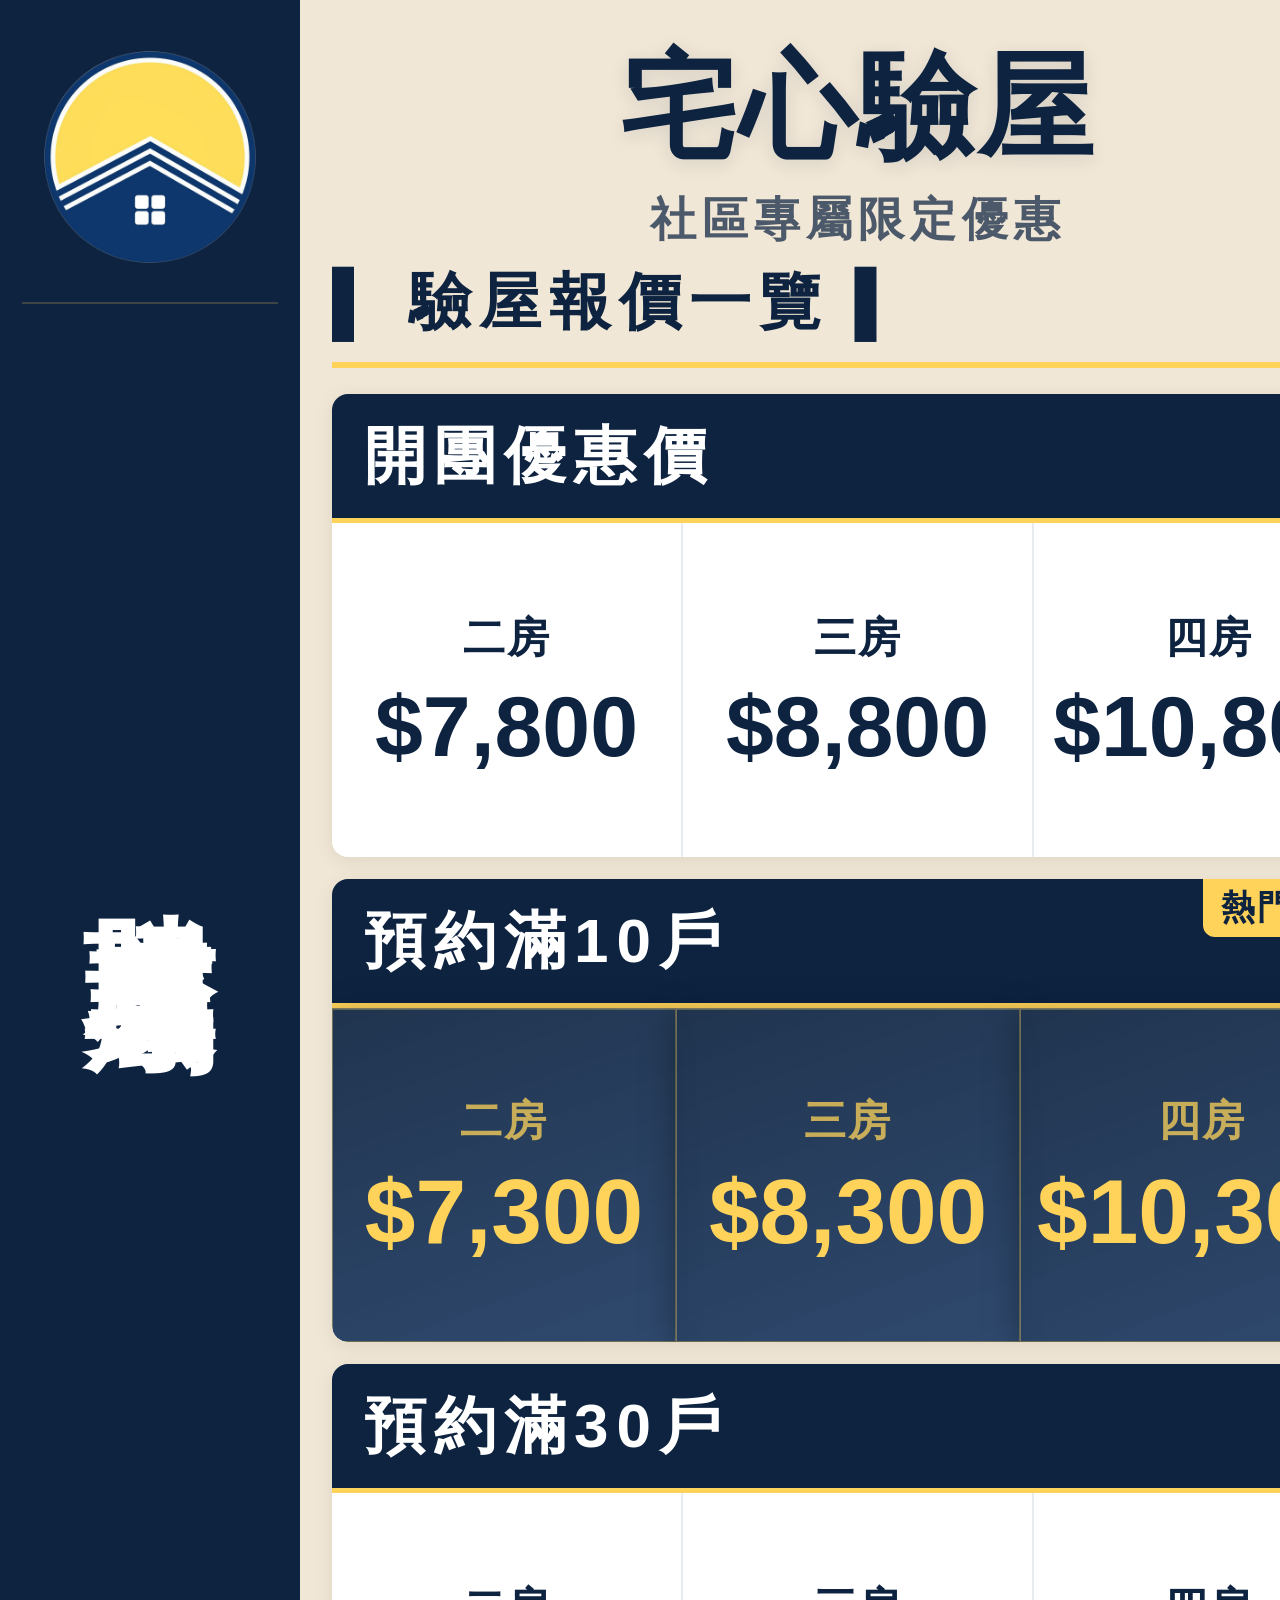
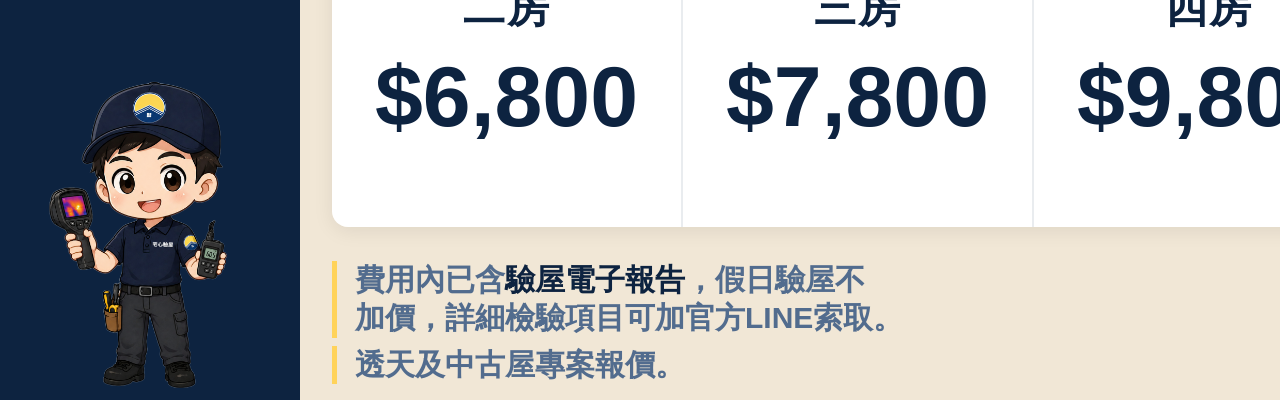
<file: offer-template/template-c.html>
<!doctype html>
<html lang="zh-Hant">
<head>
  <meta charset="utf-8">
  <meta name="viewport" content="width=1415, initial-scale=1">
  <title>宅心驗屋 文宣海報</title>
  <style>
    /* c-template-version: 20260515-title-box-v2 */
    :root {
      --navy: #0D2340;
      --yellow: #FFD35A;
      --cream: #F1E7D6;
      --blue-grey: #526C8E;
      --light: #E9ECEF;
      font-family: "Noto Sans TC", "Microsoft JhengHei", Arial, sans-serif;
    }
    * { box-sizing: border-box; margin: 0; padding: 0; }
    body, .page-shell { width: 1415px; height: 2000px; overflow: hidden; background: var(--navy); }
    .poster {
      width: 1415px; height: 2000px; overflow: hidden;
      display: flex; flex-direction: column;
    }

    /* ── Main body: left + right split ── */
    .main-body {
      display: flex; flex: 1; overflow: hidden;
    }

    /* ── Left panel (navy) ── */
    .left-panel {
      background: var(--navy);
      width: 300px; flex-shrink: 0;
      display: flex; flex-direction: column;
      align-items: center;
      padding: 42px 22px 0;
    }
    .left-logo { width: 230px; height: 230px; object-fit: contain; flex-shrink: 0; }
    #logoFallback { display: none; }
    .left-service {
      display: none;
    }
    .left-divider {
      width: 100%; height: 2px; background: rgba(255,211,90,0.2);
      margin: 30px 0 28px; flex-shrink: 0;
    }
    .left-eyebrow {
      display: none;
      writing-mode: horizontal-tb; text-orientation: mixed;
      font-size: 28px; font-weight: 900; line-height: 1;
      color: rgba(255,211,90,0.82); letter-spacing: 0;
      white-space: nowrap; flex-shrink: 0;
    }
    #projectName {
      display: flex; width: 244px; height: 840px;
      align-items: center; justify-content: center;
      font-size: 132px; font-weight: 900;
      color: #fff; letter-spacing: 8px; line-height: 1.06;
      writing-mode: vertical-rl; text-orientation: upright;
      overflow: visible; text-align: center; white-space: nowrap;
      margin-top: 74px;
    }
    .left-sub {
      display: none;
      margin-top: 28px;
      border: 3px solid rgba(255,211,90,0.45); color: var(--yellow);
      font-size: 30px; font-weight: 600;
      padding: 12px 28px; border-radius: 40px; letter-spacing: 4px;
    }
    .left-mascot {
      flex: 1; overflow: hidden;
      margin-top: 24px; margin-left: -22px; margin-right: -22px;
      display: flex; align-items: flex-end; justify-content: center;
    }
    .left-mascot img {
      width: 108%;
      object-fit: contain; object-position: bottom;
    }

    /* ── Right panel (cream) ── */
    .right-panel {
      background: var(--cream);
      flex: 1; display: flex; flex-direction: column;
      padding: 44px 32px 0;
    }
    .right-eyebrow {
      text-align: center;
      font-size: 46px; font-weight: 900;
      color: rgba(13,35,64,0.72);
      letter-spacing: 6px; line-height: 1;
      margin: 0 0 18px; flex-shrink: 0;
    }
    .brand-slogan {
      width: 100%;
      text-align: center;
      font-size: 116px; font-weight: 900;
      color: var(--navy);
      letter-spacing: 3px; line-height: 1.1;
      margin: 0 0 24px; flex-shrink: 0;
      text-shadow: 0 4px 18px rgba(13,35,64,0.12);
      white-space: nowrap;
    }
    .right-header {
      font-size: 62px; font-weight: 900;
      color: var(--navy); letter-spacing: 8px;
      padding-bottom: 18px;
      border-bottom: 6px solid var(--yellow);
      margin-bottom: 26px; flex-shrink: 0;
      display: flex; align-items: flex-end; justify-content: space-between; gap: 24px;
    }
    .tax-note {
      font-size: 32px; font-weight: 800;
      color: var(--blue-grey); letter-spacing: 3px;
      white-space: nowrap; padding-bottom: 6px;
    }

    /* Room list */
    .room-list {
      flex: 1; display: flex; flex-direction: column;
      gap: 22px; padding-bottom: 24px;
    }
    .room-row {
      display: flex; flex-direction: column;
      position: relative;
      min-height: 0; border-radius: 16px; overflow: hidden;
      box-shadow: 0 4px 20px rgba(0,0,0,0.08);
    }
    .room-header {
      background: var(--navy); padding: 20px 32px;
      font-size: 62px; font-weight: 900;
      color: #fff; letter-spacing: 8px;
      border-bottom: 5px solid var(--yellow);
      flex-shrink: 0;
    }
    .tiers-grid {
      display: flex; flex: 1; background: #fff;
    }
    .tier-cell {
      flex: 1; display: flex; flex-direction: column;
      align-items: center; justify-content: center;
      padding: 20px 16px;
      border-right: 2px solid var(--light);
      position: relative;
    }
    .tier-cell:last-child { border-right: none; }
    .tier-name {
      font-size: 42px; font-weight: 800;
      color: var(--navy); letter-spacing: 2px; margin-bottom: 10px;
    }
    .tier-price {
      font-size: 96px; font-weight: 900;
      color: var(--navy); line-height: 1;
      white-space: nowrap; overflow: hidden; max-width: 100%;
    }

    /* 10戶 熱門：毛玻璃立體效果 */
    .tier-cell.is-hot {
      background: linear-gradient(160deg, rgba(13,35,64,0.92) 0%, rgba(18,48,90,0.88) 100%);
      backdrop-filter: blur(16px);
      -webkit-backdrop-filter: blur(16px);
      box-shadow: 0 8px 32px rgba(0,0,0,0.35), inset 0 1px 0 rgba(255,211,90,0.3);
      border: 1px solid rgba(255,211,90,0.35);
      z-index: 2; position: relative;
    }
    .tier-cell.is-hot .tier-name { color: rgba(255,211,90,0.75); }
    .tier-cell.is-hot .tier-price { color: var(--yellow); }
    .hot-corner {
      position: absolute; top: 0; right: 0;
      background: var(--yellow); color: var(--navy);
      font-size: 34px; font-weight: 900; letter-spacing: 2px;
      padding: 6px 18px; border-radius: 0 16px 0 12px;
      z-index: 5;
    }

    /* ── Footer (navy full-width) ── */
    .footer {
      display: none;
      background: var(--navy); flex-shrink: 0; height: 178px;
      display: flex; align-items: center;
      padding: 0 60px; justify-content: space-between;
      border-top: 2px solid rgba(255,211,90,0.18);
    }
    .footer-brand { display: flex; align-items: center; gap: 22px; }
    .footer-logo { width: 96px; height: 96px; object-fit: contain; }
    .wordmark {
      font-size: 56px; font-weight: 500; color: #fff;
      border-bottom: 8px solid var(--yellow); padding-bottom: 4px; line-height: 1;
    }
    .wordmark strong { color: var(--yellow); font-weight: 700; }
    .footer-notes {
      display: flex; flex-direction: column; gap: 8px; flex: 1; margin-left: 54px;
    }
    .right-panel .footer-notes {
      flex: 0 0 auto; margin-left: 0; padding: 10px 0 16px; gap: 8px;
    }
    .note-item {
      font-size: 30px; font-weight: 700;
      color: rgba(255,255,255,0.66); line-height: 1.28;
      padding-left: 18px; border-left: 4px solid var(--yellow);
    }
    .right-panel .note-item {
      color: var(--blue-grey);
      border-left-width: 5px;
    }
    .right-panel .note-item strong { color: var(--navy); }
    .note-item strong { color: rgba(255,255,255,0.75); font-weight: 700; }
    .is-hidden { display: none !important; }
    footer.footer { display: none !important; }
  </style>
</head>
<body>
  <div class="page-shell">
    <div class="poster" id="poster">

      <div class="main-body">

        <!-- Left: brand panel -->
        <div class="left-panel">
          <img class="left-logo" id="brandLogo" alt="宅心驗屋">
          <div id="logoFallback"></div>
          <div class="left-service">宅心驗屋 傾聽你心</div>
          <div class="left-divider"></div>
          <div class="left-eyebrow">社 區 限 定</div>
          <strong id="projectName">建案專屬</strong>
          <div class="left-sub">欲報名請私訊官方 LINE</div>
          <div class="left-mascot">
            <img src="./assets/ip.png" alt="">
          </div>
        </div>

        <!-- Right: price panel -->
        <div class="right-panel">
          <div class="brand-slogan">宅心驗屋</div>
          <div class="right-eyebrow">社區專屬限定優惠</div>
          <div class="right-header">
            <span>▌ 驗屋報價一覽 ▌</span>
            <span class="tax-note">-</span>
          </div>
          <div class="room-list" id="roomList"></div>
          <div class="footer-notes" id="noteList"></div>
        </div>

      </div>

      <!-- Footer -->
      <footer class="footer">
        <div class="footer-brand">
          <img class="footer-logo" src="./assets/logo.png" alt="">
          <div class="wordmark">宅心<strong>驗屋</strong></div>
        </div>
        <div class="footer-notes"></div>
      </footer>

    </div>
  </div>

  <script>window.OFFER_SKIP_AUTO_RENDER = true;</script>
  <script src="./template.js"></script>
  <script>
    (function () {
      var data = getDataFromUrl();
      var thresholds = data.thresholds || [];
      var prices = data.prices || [];
      var HOT_IDX = 1;

      var q = function (id) { return document.getElementById(id); };
      var serviceEl = document.querySelector('.left-service');
      var eyebrowEl = document.querySelector('.left-eyebrow');
      var rightEyebrowEl = document.querySelector('.right-eyebrow');
      if (serviceEl) serviceEl.textContent = '宅心驗屋 傾聽你心';
      if (eyebrowEl) eyebrowEl.textContent = '社區限定專屬優惠';

      // 建案名稱：依字數自動縮小，禁止斷行
      var nameEl = q('projectName');
      if (serviceEl) serviceEl.textContent = '';
      if (eyebrowEl) eyebrowEl.textContent = '\u793e\u5340\u9650\u5b9a\u5c08\u5c6c\u512a\u60e0';
      if (rightEyebrowEl) rightEyebrowEl.textContent = '\u793e\u5340\u5c08\u5c6c\u9650\u5b9a\u512a\u60e0';
      if (nameEl) {
        var name = data.projectName || '建案專屬';
        nameEl.textContent = name;
        var n = name.length;
        var maxTitleH = 840;
        var fs = Math.floor((maxTitleH * 0.90 - (n - 1) * 8) / n);
        nameEl.style.fontSize = Math.min(132, Math.max(62, fs)) + 'px';
      }

      setImage(q('brandLogo'), q('logoFallback'), data.brandLogo || './assets/brand-mark.png');

      // Notes（in footer）
      var noteList = q('noteList');
      if (noteList) {
        (data.notes || []).slice(0, 3).forEach(function (note) {
          var p = document.createElement('p');
          p.className = 'note-item';
          p.innerHTML = note;
          noteList.appendChild(p);
        });
      }

      // Room list: one row per room, tiers horizontally
      var roomList = q('roomList');
      if (roomList) {
        prices.forEach(function (row) {
          var roomRow = document.createElement('div');
          roomRow.className = 'room-row';

          var header = document.createElement('div');
          header.className = 'room-header';
          header.textContent = row.room;
          roomRow.appendChild(header);

          var tiersEl = document.createElement('div');
          tiersEl.className = 'tiers-grid';

          thresholds.forEach(function (threshold, colIdx) {
            var val = (row.values || [])[colIdx];
            if (val === null || val === undefined) return;
            var isHot = (colIdx === HOT_IDX);
            var cell = document.createElement('div');
            cell.className = 'tier-cell' + (isHot ? ' is-hot' : '');
            if (isHot) {
              var corner = document.createElement('div');
              corner.className = 'hot-corner';
              corner.textContent = '★ 熱門方案';
              cell.appendChild(corner);
            }
            cell.innerHTML += (
              '<div class="tier-name">' + threshold + '</div>' +
              '<div class="tier-price">' + formatPrice(val) + '</div>'
            );
            tiersEl.appendChild(cell);
          });

          roomRow.appendChild(tiersEl);
          roomList.appendChild(roomRow);
        });

        roomList.innerHTML = '';
        thresholds.forEach(function (threshold, colIdx) {
          var isHot = (colIdx === HOT_IDX);
          var thresholdRow = document.createElement('div');
          thresholdRow.className = 'room-row';

          var thresholdHeader = document.createElement('div');
          thresholdHeader.className = 'room-header';
          thresholdHeader.textContent = threshold;
          thresholdRow.appendChild(thresholdHeader);

          var thresholdGrid = document.createElement('div');
          thresholdGrid.className = 'tiers-grid';
          prices.forEach(function (row) {
            var val = (row.values || [])[colIdx];
            if (val === null || val === undefined) return;
            var cell = document.createElement('div');
            cell.className = 'tier-cell' + (isHot ? ' is-hot' : '');
            if (false) {
              var corner = document.createElement('div');
              corner.className = 'hot-corner';
              corner.textContent = '熱門方案';
              thresholdRow.appendChild(corner);
            }
            cell.innerHTML += (
              '<div class="tier-name">' + row.room + '</div>' +
              '<div class="tier-price">' + formatPrice(val) + '</div>'
            );
            thresholdGrid.appendChild(cell);
          });

          thresholdRow.appendChild(thresholdGrid);
          if (isHot) {
            var corner = document.createElement('div');
            corner.className = 'hot-corner';
            corner.textContent = '熱門方案';
            thresholdRow.appendChild(corner);
          }
          roomList.appendChild(thresholdRow);
        });

        // ── 動態填滿：依房型數量計算每列高度與字體大小 ──
        var numRooms = thresholds.length;
        if (numRooms > 0) {
          // Use actual rendered heights so larger brand/header blocks do not push notes off canvas.
          var rightPanel = document.querySelector('.right-panel');
          var noteListEl = q('noteList');
          var LIST_PAD_B     = 24;
          var ROW_GAP        = 22;
          var ROW_HEADER_H   = 122;

          var panelH = rightPanel ? rightPanel.clientHeight : 2000;
          var listTop = roomList.offsetTop || 0;
          var notesH = noteListEl ? noteListEl.offsetHeight : 0;
          var availH = panelH - listTop - notesH - LIST_PAD_B;
          var rowH   = Math.floor((availH - ROW_GAP * (numRooms - 1)) / numRooms);
          var tierH  = rowH - ROW_HEADER_H;

          // 寬度限制：右側面板 951px 內容寬 ÷ numCols − 格子內距 32px
          var numCols = prices.length || 3;
          var cellContentW = Math.floor((1415 - 300 - 64) / numCols) - 32;
          // "$10,800" ≈ 7 字元 × ~0.6em，係數 4.0 確保不溢出
          var maxByWidth = Math.floor(cellContentW / 4.0);
          var priceMin = numCols >= 4 ? 44 : 86;
          var nameMin = numCols >= 4 ? 30 : 42;
          var priceSize = Math.max(priceMin, Math.min(Math.floor(tierH * 0.48), maxByWidth));
          var nameSize  = Math.max(nameMin, Math.min(Math.floor(tierH * 0.16), Math.floor(maxByWidth * 0.5)));

          // 套用每列高度
          var rows = roomList.querySelectorAll('.room-row');
          rows.forEach(function(r) {
            r.style.height = rowH + 'px';
            r.style.flex   = 'none';
          });

          // 動態字體（!important 確保覆蓋 CSS 固定值）
          var dynStyle = document.createElement('style');
          dynStyle.textContent =
            '.tier-name { font-size: ' + nameSize + 'px !important; margin-bottom: ' + Math.round(nameSize * 0.4) + 'px !important; }' +
            '.tier-price { font-size: ' + priceSize + 'px !important; }' +
            '.tier-cell.is-hot .tier-price { font-size: ' + Math.round(priceSize * 1.06) + 'px !important; }';
          document.head.appendChild(dynStyle);
        }
      }
    })();
  </script>
</body>
</html>
</file>
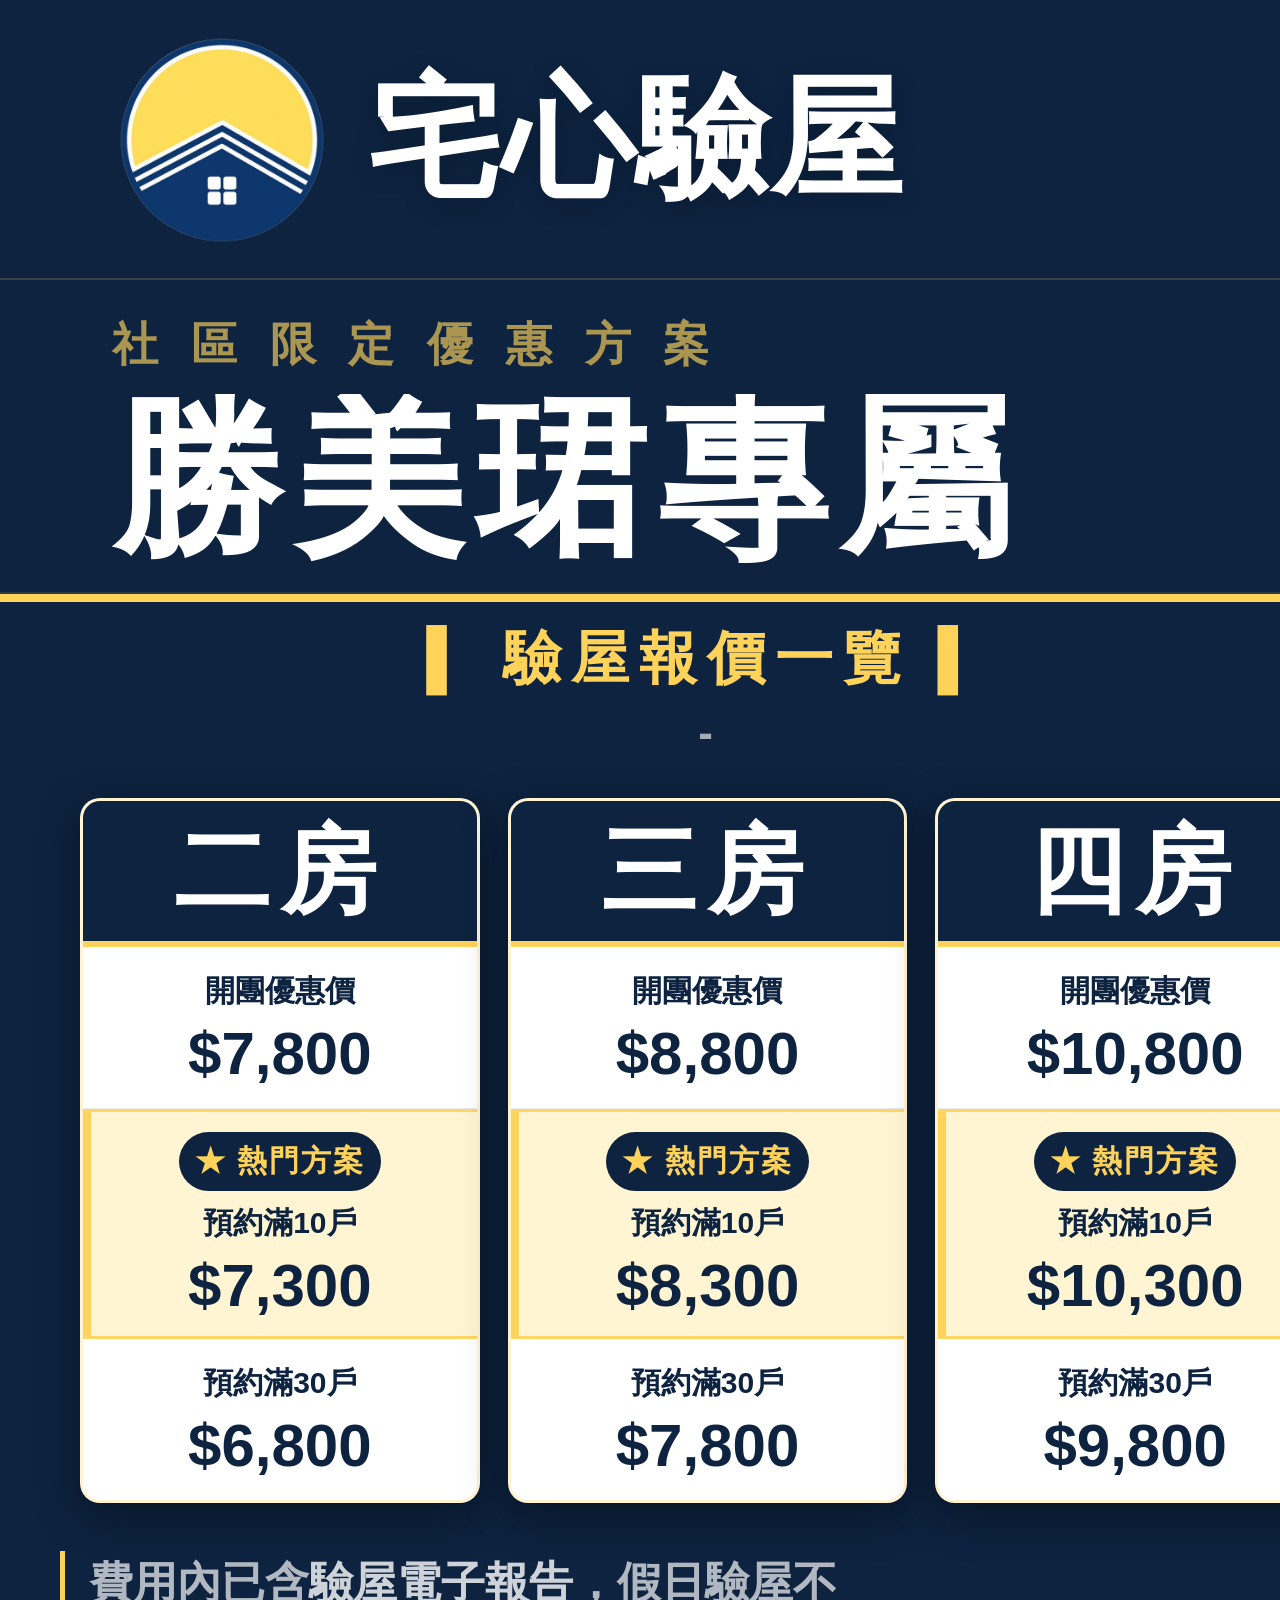
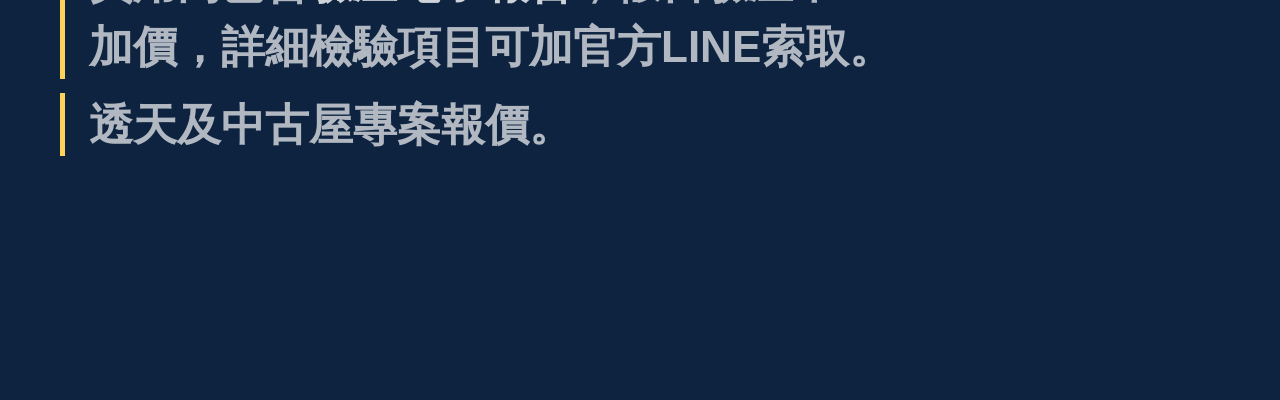
<file: offer-template/template-d.html>
<!doctype html>
<html lang="zh-Hant">
<head>
  <meta charset="utf-8">
  <meta name="viewport" content="width=1415, initial-scale=1">
  <title>宅心驗屋 分房卡片版</title>
  <style>
    :root {
      --navy: #0D2340;
      --yellow: #FFD35A;
      --cream: #F1E7D6;
      --blue-grey: #526C8E;
      font-family: "Noto Sans TC", "Microsoft JhengHei", Arial, sans-serif;
    }
    * { box-sizing: border-box; margin: 0; padding: 0; }
    body, .page-shell { width: 1415px; height: 2000px; overflow: hidden; background: var(--navy); }
    .poster {
      width: 1415px; height: 2000px; overflow: hidden;
      background: var(--navy);
      display: flex; flex-direction: column;
    }

    /* ── Header ── */
    .top-header {
      display: flex; align-items: center; gap: 36px;
      padding: 30px 112px 28px;
      border-bottom: 2px solid rgba(255,211,90,0.18);
      flex-shrink: 0;
    }
    #brandLogo { width: 220px; height: 220px; object-fit: contain; flex-shrink: 0; }
    #logoFallback { display: none; }
    .service-line {
      font-size: 132px; font-weight: 900;
      color: #fff; letter-spacing: 2px;
      text-shadow: 0 6px 24px rgba(0,0,0,0.22);
      white-space: nowrap;
    }

    /* ── Building name zone ── */
    .name-zone {
      position: relative;
      padding: 34px 112px 28px;
      border-bottom: 2px solid rgba(255,211,90,0.12);
      flex-shrink: 0;
      min-height: 250px;
    }
    .project-eyebrow {
      font-size: 46px; font-weight: 800;
      color: rgba(255,211,90,0.65); letter-spacing: 10px; margin-bottom: 18px;
    }
    #projectName {
      display: block; font-size: 170px; font-weight: 900;
      color: #fff; letter-spacing: 12px; line-height: 1.0;
      padding-right: 0; white-space: nowrap; overflow: hidden;
    }
    .mascot {
      display: none;
      position: absolute; right: 96px; top: 28px; bottom: 0;
      width: 270px;
      object-fit: contain; object-position: bottom;
    }

    /* ── Yellow sep ── */
    .yellow-sep { height: 8px; background: var(--yellow); flex-shrink: 0; }

    /* ── Price header bar ── */
    .price-header-bar {
      text-align: center; padding: 18px 112px 10px;
      font-size: 58px; font-weight: 900;
      color: var(--yellow); letter-spacing: 10px;
      flex-shrink: 0;
    }
    .tax-note {
      text-align: center;
      font-size: 44px; font-weight: 900;
      color: rgba(255,255,255,0.62); letter-spacing: 4px;
      padding: 0 0 12px;
      flex-shrink: 0;
    }

    /* ── Price cards ── */
    .price-cards {
      padding: 28px 80px 0;
      display: grid;
      gap: 32px;
      align-items: stretch;
      flex-shrink: 0;
    }
    .price-cards.count-2 { grid-template-columns: repeat(2, minmax(0, 1fr)); }
    .price-cards.count-3 { grid-template-columns: repeat(3, minmax(0, 1fr)); gap: 28px; }
    .price-cards.count-4 { grid-template-columns: repeat(2, minmax(0, 1fr)); gap: 26px 32px; padding-top: 22px; }

    .price-card {
      min-width: 0;
      border-radius: 20px; overflow: hidden;
      border: 3px solid rgba(255,211,90,0.28);
      box-shadow: 0 12px 44px rgba(0,0,0,0.42);
      background: #fff;
    }

    /* Room header */
    .card-room {
      background: var(--navy);
      border-bottom: 6px solid var(--yellow);
      padding: 26px 36px; text-align: center;
      font-size: 118px; font-weight: 900;
      color: #fff; letter-spacing: 10px; line-height: 1;
    }
    .count-3 .card-room { font-size: 96px; padding: 22px 28px; }
    .count-4 .card-room { font-size: 76px; padding: 18px 28px; }

    /* Unified tier rows */
    .card-tier {
      display: grid; grid-template-columns: minmax(0, 1fr) auto;
      gap: 22px; align-items: center;
      background: #fff; padding: 42px 36px;
      border-bottom: 1px solid #E9ECEF;
    }
    .card-tier:last-child { border-bottom: none; }
    .card-tier .t-name {
      font-size: 40px; font-weight: 800;
      color: var(--navy); letter-spacing: 1px;
      white-space: nowrap;
    }
    .card-tier .t-price {
      font-size: 82px; font-weight: 900; color: var(--navy);
      white-space: nowrap; line-height: 1;
    }

    /* 熱門方案：全寬黃色橫條 + 內容行 */
    .card-tier.is-hot {
      display: grid; grid-template-columns: minmax(0, 1fr);
      gap: 16px; align-items: stretch;
      padding: 26px 36px;
      background: #FFF5D2;
      border-top: 3px solid rgba(255,211,90,0.9);
      border-bottom: 3px solid rgba(255,211,90,0.9);
      box-shadow: inset 8px 0 0 var(--yellow);
    }
    .hot-banner {
      width: auto; padding: 10px 18px;
      background: var(--navy);
      border-radius: 999px;
      font-size: 36px; font-weight: 900; color: var(--yellow); letter-spacing: 2px;
      justify-self: start;
      white-space: nowrap;
    }
    .tier-content {
      width: 100%; padding: 0;
      display: grid; grid-template-columns: minmax(0, 1fr) auto;
      gap: 18px; align-items: center;
      background: transparent;
    }
    .card-tier.is-hot .t-name,
    .card-tier.is-hot .t-price {
      color: var(--navy);
    }
    .card-tier .t-price,
    .tier-content .t-price {
      justify-self: end;
    }
    .count-3 .card-tier,
    .count-3 .tier-content {
      grid-template-columns: minmax(0, 1fr);
      justify-items: center;
      text-align: center;
      gap: 12px;
    }
    .count-3 .card-tier { padding: 34px 28px; }
    .count-3 .card-tier.is-hot { padding: 24px 28px 30px; }
    .count-3 .hot-banner { justify-self: center; }
    .count-3 .card-tier .t-name { font-size: 36px; }
    .count-3 .card-tier .t-price { font-size: 76px; justify-self: center; }

    /* count-2 adjustments */
    .count-2 .card-tier { padding: 44px 40px; grid-template-columns: 220px auto; }
    .count-2 .card-tier .t-name { font-size: 40px; }
    .count-2 .card-tier .t-price { font-size: 82px; }
    .count-2 .card-tier.is-hot { grid-template-columns: minmax(0, 1fr); padding: 42px 40px; }
    .count-2 .hot-banner { font-size: 36px; padding: 12px 22px; }
    .count-2 .tier-content { grid-template-columns: 220px auto; }

    /* count-3 adjustments */
    .count-3 .card-tier { padding: 24px 22px; gap: 12px; }
    .count-3 .card-tier .t-name { font-size: 30px; letter-spacing: 0; }
    .count-3 .card-tier .t-price { font-size: 60px; }
    .count-3 .card-tier.is-hot { grid-template-columns: minmax(0, 1fr); padding: 20px 22px; }
    .count-3 .hot-banner { padding: 9px 16px; font-size: 30px; }
    .count-3 .tier-content { gap: 12px; }

    /* count-4 adjustments */
    .count-4 .card-room { font-size: 68px; padding: 14px 28px; }
    .count-4 .card-tier { padding: 14px 28px; grid-template-columns: 180px auto; }
    .count-4 .card-tier .t-name { font-size: 30px; }
    .count-4 .card-tier .t-price { font-size: 58px; }
    .count-4 .card-tier.is-hot { grid-template-columns: minmax(0, 1fr); padding: 14px 28px; }
    .count-4 .hot-banner { padding: 8px 14px; font-size: 26px; letter-spacing: 1px; }
    .count-4 .tier-content { grid-template-columns: 160px auto; }
    .count-4 + .notes-area .note-item { font-size: 34px; line-height: 1.32; }

    /* ── Notes ── */
    .notes-area {
      flex: 1; padding: 48px 60px 32px;
      display: flex; flex-direction: column; gap: 14px;
      justify-content: flex-start;
    }
    .note-item {
      font-size: 44px; font-weight: 800;
      color: rgba(255,255,255,0.68); line-height: 1.45;
      padding-left: 24px; border-left: 5px solid var(--yellow);
    }
    .note-item strong { color: rgba(255,255,255,0.8); font-weight: 700; }

    /* ── Footer ── */
    .footer {
      display: none;
      flex-shrink: 0; height: 160px;
      border-top: 2px solid rgba(255,211,90,0.18);
      display: flex; align-items: center;
      padding: 0 112px; justify-content: space-between;
    }
    .footer-brand { display: flex; align-items: center; gap: 22px; }
    .footer-logo { width: 96px; height: 96px; object-fit: contain; }
    .wordmark {
      font-size: 56px; font-weight: 500; color: #fff;
      border-bottom: 8px solid var(--yellow); padding-bottom: 4px; line-height: 1;
    }
    .wordmark strong { color: var(--yellow); font-weight: 700; }
    .footer-tagline {
      font-size: 32px; font-weight: 600;
      color: rgba(255,255,255,0.28); letter-spacing: 6px;
    }
    .is-hidden { display: none !important; }
    footer.footer { display: none !important; }
  </style>
</head>
<body>
  <div class="page-shell">
    <div class="poster" id="poster">

      <div class="top-header">
        <img id="brandLogo" alt="宅心驗屋">
        <div id="logoFallback"></div>
        <span class="service-line">宅心驗屋</span>
      </div>

      <div class="name-zone">
        <div class="project-eyebrow">社 區 限 定 優 惠 方 案</div>
        <strong id="projectName">建案專屬</strong>
        <img class="mascot" src="./assets/ip.png" alt="">
      </div>

      <div class="yellow-sep"></div>
      <div class="price-header-bar">▌ 驗屋報價一覽 ▌</div>
      <div class="tax-note">-</div>

      <div class="price-cards" id="priceCards"></div>

      <div class="notes-area" id="noteList"></div>

      <footer class="footer">
        <div class="footer-brand">
          <img class="footer-logo" src="./assets/logo.png" alt="">
          <div class="wordmark">宅心<strong>驗屋</strong></div>
        </div>
        <div class="footer-tagline">— 人 數 越 多 · 價 惠 越 大 —</div>
      </footer>

    </div>
  </div>

  <script>window.OFFER_SKIP_AUTO_RENDER = true;</script>
  <script src="./template.js"></script>
  <script>
    (function () {
      var data = getDataFromUrl();
      var thresholds = data.thresholds || [];
      var prices = data.prices || [];

      var HOT_IDX = 1;

      var q = function (id) { return document.getElementById(id); };
      var nameEl = q('projectName');
      if (nameEl) {
        var name = data.projectName || '建案專屬';
        nameEl.textContent = name;
        var n = name.length;
        var availableW = 1415 - 112 * 2;
        var fs = Math.floor((availableW * 0.96 - Math.max(0, n - 1) * 12) / Math.max(1, n));
        nameEl.style.fontSize = Math.min(170, Math.max(82, fs)) + 'px';
      }
      setImage(q('brandLogo'), q('logoFallback'), data.brandLogo || './assets/brand-mark.png');

      // Notes
      var noteList = q('noteList');
      if (noteList) {
        (data.notes || []).slice(0, 3).forEach(function (note) {
          var p = document.createElement('p');
          p.className = 'note-item';
          p.innerHTML = note;
          noteList.appendChild(p);
        });
      }

      // Price cards：一張卡片一個房型
      var cardsEl = q('priceCards');
      if (cardsEl) {
        var countClass = 'count-' + Math.min(4, Math.max(2, prices.length || 2));
        cardsEl.classList.add(countClass);

        prices.forEach(function (row) {
          var card = document.createElement('div');
          card.className = 'price-card';

          var roomEl = document.createElement('div');
          roomEl.className = 'card-room';
          roomEl.textContent = row.room;
          card.appendChild(roomEl);

          thresholds.forEach(function (threshold, colIdx) {
            var val = (row.values || [])[colIdx];
            if (val === null || val === undefined) return;
            var isHot = (colIdx === HOT_IDX);
            var tierEl = document.createElement('div');
            tierEl.className = 'card-tier' + (isHot ? ' is-hot' : '');
            if (isHot) {
              var banner = document.createElement('div');
              banner.className = 'hot-banner';
              banner.textContent = '★ 熱門方案';
              tierEl.appendChild(banner);
              var content = document.createElement('div');
              content.className = 'tier-content';
              content.innerHTML =
                '<span class="t-name">' + threshold + '</span>' +
                '<span class="t-price">' + formatPrice(val) + '</span>';
              tierEl.appendChild(content);
            } else {
              tierEl.innerHTML =
                '<span class="t-name">' + threshold + '</span>' +
                '<span class="t-price">' + formatPrice(val) + '</span>';
            }
            card.appendChild(tierEl);
          });

          cardsEl.appendChild(card);
        });
      }
    })();
  </script>
</body>
</html>
</file>
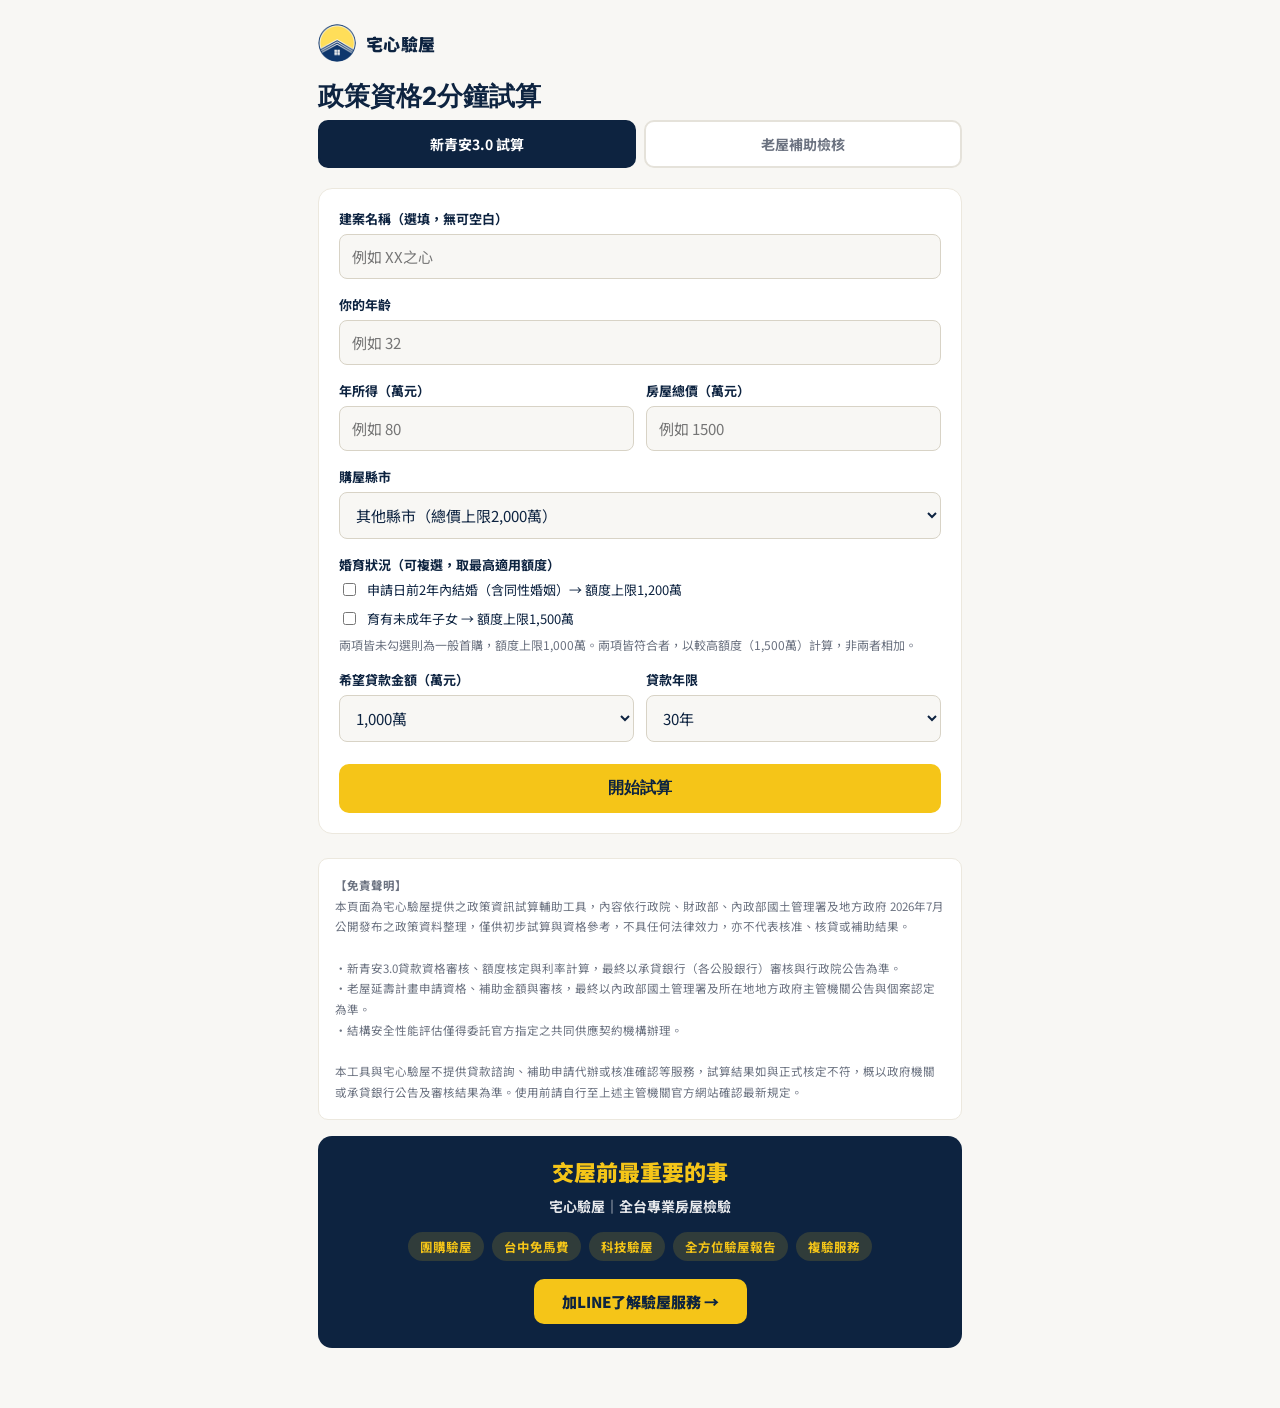
<file: tools/policy-calculator.html>
<!DOCTYPE html>
<html lang="zh-Hant">
<head>
<meta charset="UTF-8">
<meta name="viewport" content="width=device-width, initial-scale=1.0">
<title>宅心驗屋｜政策試算工具</title>
<link rel="preconnect" href="https://fonts.googleapis.com">
<link href="https://fonts.googleapis.com/css2?family=Noto+Sans+TC:wght@400;500;700;900&family=DM+Sans:wght@400;500;700;900&display=swap" rel="stylesheet">
<style>
  :root{
    --navy:#1B3A6B;
    --navy-deep:#0D2340;
    --gold:#F5C518;
    --warm-white:#F8F7F4;
    --red:#C0392B;
    --green:#27AE60;
    --gray:#6b7280;
  }
  *{box-sizing:border-box;}
  body{
    margin:0;
    font-family:"Noto Sans TC","DM Sans",sans-serif;
    background:var(--warm-white);
    color:var(--navy-deep);
  }
  .wrap{max-width:680px;margin:0 auto;padding:24px 18px 60px;}
  .brand{
    display:flex;align-items:center;gap:10px;margin-bottom:18px;
  }
  .brand img{
    width:38px;height:38px;border-radius:50%;object-fit:cover;flex-shrink:0;
  }
  .brand span{font-weight:900;font-size:17px;letter-spacing:0.3px;color:var(--navy-deep);}
  h1{
    font-family:"DM Sans",sans-serif;
    font-size:clamp(19px, 5.2vw, 26px);
    font-weight:900;line-height:1.3;margin:0 0 6px;
    color:var(--navy-deep);
    white-space:nowrap;
  }
  @media (max-width:400px){
    h1{ white-space:normal; }
  }
  .sub{color:var(--gray);font-size:14px;margin-bottom:22px;}
  .tabs{display:flex;gap:8px;margin-bottom:20px;}
  .tab{
    flex:1;text-align:center;padding:12px 8px;border-radius:10px;
    font-weight:700;font-size:14px;cursor:pointer;
    background:#fff;border:2px solid #e5e2da;color:var(--gray);
    transition:all .2s;
  }
  .tab.active{
    background:var(--navy-deep);color:#fff;border-color:var(--navy-deep);
  }
  .panel{display:none;}
  .panel.active{display:block;animation:fade .25s ease;}
  @keyframes fade{from{opacity:0;transform:translateY(4px);}to{opacity:1;transform:translateY(0);}}
  .card{
    background:#fff;border-radius:14px;padding:20px;margin-bottom:16px;
    border:1px solid #ece8de;
  }
  .field{margin-bottom:16px;}
  label{display:block;font-size:13px;font-weight:700;color:var(--navy-deep);margin-bottom:6px;}
  input[type=number], input[type=text], select{
    width:100%;padding:11px 12px;border-radius:8px;border:1.5px solid #d8d3c6;
    font-size:15px;font-family:inherit;background:var(--warm-white);
    color:var(--navy-deep);
  }
  input[type=number]:focus, input[type=text]:focus, select:focus{outline:2px solid var(--gold);border-color:var(--gold);}
  .grid2{display:grid;grid-template-columns:1fr 1fr;gap:12px;}
  @media (max-width:360px){
    .grid2{grid-template-columns:1fr;}
  }
  .checkline{display:flex;align-items:flex-start;gap:8px;margin-bottom:10px;font-size:14px;line-height:1.5;}
  .checkline input{margin-top:3px;}
  button.run{
    width:100%;padding:14px;border:none;border-radius:10px;
    background:var(--gold);color:var(--navy-deep);font-weight:900;font-size:16px;
    cursor:pointer;margin-top:6px;transition:transform .15s;
  }
  button.run:active{transform:scale(0.98);}
  .result{
    margin-top:18px;border-radius:14px;padding:18px;
    border:2px solid var(--navy-deep);background:var(--navy-deep);color:#fff;
    display:none;
  }
  .result.show{display:block;}
  .result h3{margin:0 0 12px;font-size:17px;color:var(--gold);}
  .row{display:flex;justify-content:space-between;padding:8px 0;border-bottom:1px solid rgba(255,255,255,0.15);font-size:14px;}
  .row:last-child{border-bottom:none;}
  .row .v{font-weight:700;}
  .status{
    display:inline-flex;align-items:center;gap:6px;font-weight:900;font-size:14px;
    padding:4px 10px;border-radius:20px;margin-bottom:10px;
  }
  .status.ok{background:rgba(39,174,96,0.2);color:#6ee7a8;}
  .status.no{background:rgba(192,57,43,0.25);color:#ff9d8f;}
  .checklist{font-size:13px;line-height:1.8;margin-top:10px;}
  .checklist .fail{color:#ff9d8f;}
  .checklist .pass{color:#6ee7a8;}
  .note{font-size:12px;color:rgba(255,255,255,0.65);margin-top:12px;line-height:1.6;}
  .cta{
    display:block;text-align:center;margin-top:14px;padding:13px;
    background:var(--gold);color:var(--navy-deep);border-radius:10px;
    font-weight:900;text-decoration:none;font-size:15px;
  }
  .disclaimer{
    font-size:11.5px;color:var(--gray);text-align:left;margin-top:24px;line-height:1.8;
    background:#fff;border:1px solid #ece8de;border-radius:10px;padding:16px;
  }
  .footer-brand{
    margin-top:16px;padding:24px 20px;border-radius:14px;
    background:var(--navy-deep);color:#fff;text-align:center;
  }
  .footer-brand .headline{
    font-size:22px;font-weight:900;color:var(--gold);
    margin:0 0 8px;line-height:1.3;font-family:"DM Sans","Noto Sans TC",sans-serif;
  }
  .footer-brand .subline{
    font-size:14px;font-weight:700;color:#fff;margin:0 0 16px;
    opacity:0.9;
  }
  .footer-brand .tags{
    display:flex;flex-wrap:wrap;gap:8px;justify-content:center;margin:0 0 18px;
  }
  .footer-brand .tag{
    background:rgba(245,197,24,0.15);color:var(--gold);
    padding:5px 12px;border-radius:20px;font-size:12.5px;font-weight:700;
  }
  .footer-brand .line-btn{
    display:inline-block;background:var(--gold);color:var(--navy-deep);
    padding:12px 28px;border-radius:10px;font-weight:900;font-size:15px;
    text-decoration:none;
  }
</style>
</head>
<body>
<div class="wrap">

  <div class="brand">
    <img src="[data-uri]" alt="宅心驗屋">
    <span>宅心驗屋</span>
  </div>
  <h1>政策資格2分鐘試算</h1>

  <div class="tabs">
    <div class="tab active" data-tab="loan">新青安3.0 試算</div>
    <div class="tab" data-tab="old">老屋補助檢核</div>
  </div>

  <!-- 新青安3.0 -->
  <div class="panel active" id="panel-loan">
    <div class="card">
      <div class="field">
        <label>建案名稱（選填，無可空白）</label>
        <input type="text" id="projectname" placeholder="例如 XX之心">
      </div>
      <div class="field">
        <label>你的年齡</label>
        <input type="number" id="age" placeholder="例如 32">
      </div>
      <div class="grid2">
        <div class="field">
          <label>年所得（萬元）</label>
          <input type="number" id="income" placeholder="例如 80">
        </div>
        <div class="field">
          <label>房屋總價（萬元）</label>
          <input type="number" id="price" placeholder="例如 1500">
        </div>
      </div>
      <div class="field">
        <label>購屋縣市</label>
        <select id="region">
          <option value="1">台北市（總價上限3,500萬）</option>
          <option value="2">新北市／新竹縣市（總價上限2,500萬）</option>
          <option value="3" selected>其他縣市（總價上限2,000萬）</option>
        </select>
      </div>
      <div class="field">
        <label>婚育狀況（可複選，取最高適用額度）</label>
        <div class="checkline"><input type="checkbox" id="statusMarried"><label style="margin:0;font-weight:400;">申請日前2年內結婚（含同性婚姻）→ 額度上限1,200萬</label></div>
        <div class="checkline"><input type="checkbox" id="statusChild"><label style="margin:0;font-weight:400;">育有未成年子女 → 額度上限1,500萬</label></div>
        <div class="note" style="color:var(--gray);margin-top:-4px;">兩項皆未勾選則為一般首購，額度上限1,000萬。兩項皆符合者，以較高額度（1,500萬）計算，非兩者相加。</div>
      </div>
      <div class="grid2">
        <div class="field">
          <label>希望貸款金額（萬元）</label>
          <select id="loanwant">
            <option value="500">500萬</option>
            <option value="700">700萬</option>
            <option value="800">800萬</option>
            <option value="900">900萬</option>
            <option value="1000" selected>1,000萬</option>
            <option value="1150">1,150萬</option>
            <option value="1200">1,200萬</option>
            <option value="1350">1,350萬</option>
            <option value="1500">1,500萬</option>
          </select>
        </div>
        <div class="field">
          <label>貸款年限</label>
          <select id="years">
            <option value="20">20年</option>
            <option value="25">25年</option>
            <option value="30" selected>30年</option>
            <option value="35">35年</option>
            <option value="40">40年</option>
          </select>
        </div>
      </div>
      <button class="run" onclick="calcLoan()">開始試算</button>
    </div>

    <div class="result" id="result-loan">
      <h3 id="loan-status-title">試算結果</h3>
      <div class="checklist" id="loan-checklist"></div>
      <div id="loan-numbers"></div>
      <div class="note">
        月付試算採等額本息法估算：第1–3年1.775%、第4年1.9%、第5年2.025%、第6年2.15%、第7年起2.275%（補貼期滿回復原利率）。各階段月付為「假設該利率適用於整筆貸款本金」之簡化估算，非銀行逐年依實際剩餘本金重新攤還後的精算結果，僅供參考，正式核貸利率與月付以承貸銀行公告與個案核定為準，本工具不提供貸款諮詢或核貸確認服務。
      </div>
    </div>
  </div>

  <!-- 老屋補助 -->
  <div class="panel" id="panel-old">
    <div class="card">
      <div class="field">
        <label>建築類型</label>
        <select id="btype">
          <option value="apt">公寓／無電梯華廈（4–6樓）</option>
          <option value="house">透天（6樓以下）</option>
        </select>
      </div>
      <div class="field">
        <label>屋齡（年）</label>
        <input type="number" id="oldage" placeholder="例如 32">
      </div>

      <div class="field">
        <label>戶內是否有以下身份之一？（勾選符合項目）</label>
        <div class="checkline"><input type="checkbox" id="c65"><label style="margin:0;font-weight:400;">65歲以上長者</label></div>
        <div class="checkline"><input type="checkbox" id="clow"><label style="margin:0;font-weight:400;">中低收入戶</label></div>
        <div class="checkline"><input type="checkbox" id="ccare"><label style="margin:0;font-weight:400;">長照第2級以上</label></div>
        <div class="note" style="color:var(--gray);margin-top:-4px;">公寓型：全棟範圍內任1戶符合即可申請公共空間補助。透天型：非必要門檻，僅影響室內補助加碼金額。</div>
      </div>

      <div class="field" id="apt-consent-field">
        <label>公寓：目前住戶同意比例（%）</label>
        <input type="number" id="consent" placeholder="例如 60">
      </div>
      <div class="field" id="house-consent-field" style="display:none;">
        <div class="checkline"><input type="checkbox" id="fullconsent"><label style="margin:0;font-weight:400;">已取得全體住戶同意</label></div>
      </div>

      <div class="field">
        <label>是否有以下情形？（勾選符合項目，符合則不予補助）</label>
        <div class="checkline"><input type="checkbox" id="single"><label style="margin:0;font-weight:400;">整棟為單一所有權人持有</label></div>
        <div class="checkline"><input type="checkbox" id="permit"><label style="margin:0;font-weight:400;">已申請建照／拆照</label></div>
        <div class="checkline"><input type="checkbox" id="urban"><label style="margin:0;font-weight:400;">已進入都更或危老程序</label></div>
        <div class="checkline"><input type="checkbox" id="dup"><label style="margin:0;font-weight:400;">已申請其他重複性補助</label></div>
      </div>

      <button class="run" onclick="calcOld()">開始檢核</button>
    </div>

    <div class="result" id="result-old">
      <h3 id="old-status-title">檢核結果</h3>
      <div class="checklist" id="old-checklist"></div>
      <div class="note">
        本檢核僅供初步資格判斷參考，正式受理採先到先審、額滿即停收（執行期程至116.12.31止），結構安全性能評估僅能委託官方指定之共同供應契約機構辦理，本工具不提供補助申請代辦或諮詢服務。
      </div>
    </div>
  </div>

  <div class="disclaimer">
    <b>【免責聲明】</b><br>
    本頁面為宅心驗屋提供之政策資訊試算輔助工具，內容依行政院、財政部、內政部國土管理署及地方政府 2026年7月公開發布之政策資料整理，僅供初步試算與資格參考，不具任何法律效力，亦不代表核准、核貸或補助結果。<br><br>
    ・新青安3.0貸款資格審核、額度核定與利率計算，最終以承貸銀行（各公股銀行）審核與行政院公告為準。<br>
    ・老屋延壽計畫申請資格、補助金額與審核，最終以內政部國土管理署及所在地地方政府主管機關公告與個案認定為準。<br>
    ・結構安全性能評估僅得委託官方指定之共同供應契約機構辦理。<br><br>
    本工具與宅心驗屋不提供貸款諮詢、補助申請代辦或核准確認等服務，試算結果如與正式核定不符，概以政府機關或承貸銀行公告及審核結果為準。使用前請自行至上述主管機關官方網站確認最新規定。
  </div>

  <div class="footer-brand">
    <p class="headline">交屋前最重要的事</p>
    <p class="subline">宅心驗屋｜全台專業房屋檢驗</p>
    <div class="tags">
      <span class="tag">團購驗屋</span>
      <span class="tag">台中免馬費</span>
      <span class="tag">科技驗屋</span>
      <span class="tag">全方位驗屋報告</span>
      <span class="tag">複驗服務</span>
    </div>
    <a class="line-btn" href="https://lin.ee/rxf6Ofp" target="_blank">加LINE了解驗屋服務 →</a>
  </div>

</div>

<script>
  document.querySelectorAll('.tab').forEach(t=>{
    t.addEventListener('click', ()=>{
      document.querySelectorAll('.tab').forEach(x=>x.classList.remove('active'));
      document.querySelectorAll('.panel').forEach(x=>x.classList.remove('active'));
      t.classList.add('active');
      document.getElementById('panel-'+t.dataset.tab).classList.add('active');
    });
  });

  document.getElementById('btype').addEventListener('change', function(){
    const isApt = this.value === 'apt';
    document.getElementById('apt-consent-field').style.display = isApt ? 'block' : 'none';
    document.getElementById('house-consent-field').style.display = isApt ? 'none' : 'block';
  });

  function fmt(n){ return Math.round(n).toLocaleString('zh-TW'); }

  function calcLoan(){
    const projectname = document.getElementById('projectname').value.trim();
    const age = parseFloat(document.getElementById('age').value) || 0;
    const income = parseFloat(document.getElementById('income').value) || 0;
    const price = parseFloat(document.getElementById('price').value) || 0;
    const region = document.getElementById('region').value;
    const isChild = document.getElementById('statusChild').checked;
    const isMarried = document.getElementById('statusMarried').checked;
    const cap = isChild ? 1500 : (isMarried ? 1200 : 1000);
    const loanwant = parseFloat(document.getElementById('loanwant').value) || 0;
    const years = parseFloat(document.getElementById('years').value) || 0;

    const regionCap = region==='1' ? 3500 : region==='2' ? 2500 : 2000;

    const checks = [
      {label:'借款人未滿50歲', pass: age>0 && age<50},
      {label:'申貸年齡＋貸款年限 ≦ 80', pass: (age+years)<=80 && age>0 && years>0},
      {label:'本人年所得 ≦ 200萬', pass: income<=200 && income>0},
      {label:`房屋總價未超區域上限（上限 ${regionCap}萬）`, pass: price<=regionCap && price>0},
      {label:'貸款年限未超過40年', pass: years<=40 && years>0}
    ];
    const allPass = checks.every(c=>c.pass);

    let html = '';
    checks.forEach(c=>{
      html += `<div class="${c.pass?'pass':'fail'}">${c.pass?'✓':'✕'} ${c.label}</div>`;
    });
    document.getElementById('loan-checklist').innerHTML = html;

    const titleEl = document.getElementById('loan-status-title');
    const numbersEl = document.getElementById('loan-numbers');
    const prefix = projectname ? `《${projectname}》` : '';

    if(!allPass){
      titleEl.innerHTML = `<span class="status no">${prefix}初判：可能不符合3.0排富資格</span>`;
      numbersEl.innerHTML = '<div class="note">部分細節仍需依個案認定，請自行洽詢承貸銀行確認。</div>';
    } else {
      const maxByCapAndPrice = Math.min(cap, price*0.8, loanwant || cap);
      const principal = maxByCapAndPrice * 10000; // 萬轉元
      const n = years*12;

      // 官方公告退場曲線：第1-3年1.775%／第4年1.9%／第5年2.025%／第6年2.15%／第7年起2.275%
      const stages = [
        {label:'第1–3年（優惠利率）', rate:0.01775},
        {label:'第4年', rate:0.019},
        {label:'第5年', rate:0.02025},
        {label:'第6年', rate:0.0215},
        {label:'第7年起（補貼期滿）', rate:0.02275},
      ];

      let rowsHtml = `
        <div class="row"><span>可貸額度上限（依身分別）</span><span class="v">${fmt(cap)} 萬</span></div>
        <div class="row"><span>試算可貸金額</span><span class="v">${fmt(maxByCapAndPrice)} 萬</span></div>
      `;
      stages.forEach(s=>{
        const r = s.rate/12;
        const m = principal * r * Math.pow(1+r,n) / (Math.pow(1+r,n)-1);
        rowsHtml += `<div class="row"><span>${s.label}月付估算（利率${(s.rate*100).toFixed(3)}%）</span><span class="v">約 ${fmt(m)} 元</span></div>`;
      });

      titleEl.innerHTML = `<span class="status ok">${prefix}初判：符合3.0基本排富資格</span>`;
      numbersEl.innerHTML = rowsHtml;
    }
    document.getElementById('result-loan').classList.add('show');
  }

  function calcOld(){
    const btype = document.getElementById('btype').value;
    const age = parseFloat(document.getElementById('oldage').value) || 0;
    const idOk = document.getElementById('c65').checked || document.getElementById('clow').checked || document.getElementById('ccare').checked;
    const consent = parseFloat(document.getElementById('consent').value) || 0;
    const fullconsent = document.getElementById('fullconsent').checked;

    const disqualify = document.getElementById('single').checked
      || document.getElementById('permit').checked
      || document.getElementById('urban').checked
      || document.getElementById('dup').checked;

    const checks = [
      {label:'屋齡滿30年以上', pass: age>=30},
    ];

    if(btype==='apt'){
      checks.push({label:'公寓住戶同意比例達1/2以上', pass: consent>=50});
      checks.push({label:'全棟範圍內至少1人符合身份資格（65歲以上／中低收/長照2級以上）', pass: idOk});
    } else {
      checks.push({label:'透天已取得全體住戶同意', pass: fullconsent});
      // 透天型：身分資格非必要門檻，不列入通過/不通過判定
    }
    checks.push({label:'不屬於不予補助情形（單一所有權人／已申請建照拆照／都更危老程序中／重複補助）', pass: !disqualify});

    const allPass = checks.every(c=>c.pass);

    let html = '';
    checks.forEach(c=>{
      html += `<div class="${c.pass?'pass':'fail'}">${c.pass?'✓':'✕'} ${c.label}</div>`;
    });

    // 私人室內補助金額分級提示（不影響資格通過與否）
    const interiorCap = idOk ? 30 : 20;
    html += `<div style="margin-top:8px;padding-top:8px;border-top:1px dashed rgba(255,255,255,0.25);">
      💡 私人室內修繕補助試算上限：<b>${interiorCap}萬元/戶</b>
      （${idOk ? '已符合身分資格，可加碼至30萬' : '未勾選身分資格，基礎上限20萬；若戶內有65歲以上／中低收/長照2級以上，可加碼至30萬'}）
    </div>`;
    if(btype==='house' && !idOk){
      html += `<div class="note" style="margin-top:6px;">透天型即使無身分資格戶，仍可申請公共部分基礎補助，不影響是否符合資格。</div>`;
    }

    document.getElementById('old-checklist').innerHTML = html;

    const titleEl = document.getElementById('old-status-title');
    titleEl.innerHTML = allPass
      ? '<span class="status ok">初判：符合基本申請資格</span>'
      : '<span class="status no">初判：目前不符合基本申請資格</span>';

    document.getElementById('result-old').classList.add('show');
  }
</script>
</body>
</html>
</file>
<file: offer-template/styles.css>
:root {
  color-scheme: light;
  --blue: #123e68;
  --yellow: #f5d75c;
  --red: #d71920;
  --muted: #a3a3a3;
  --paper: #ffffff;
  font-family: "Noto Sans TC", "Microsoft JhengHei", Arial, sans-serif;
}

* {
  box-sizing: border-box;
}

body {
  margin: 0;
  width: 1415px;
  height: 2000px;
  overflow: hidden;
  background: #ffffff;
}

.page-shell {
  width: 1415px;
  height: 2000px;
  padding: 0;
  overflow: hidden;
  background: #ffffff;
}

.poster {
  position: relative;
  width: 1415px;
  height: 2000px;
  margin: 0;
  overflow: hidden;
  background: var(--paper);
  color: #050505;
}

.top-brand {
  position: absolute;
  top: 112px;
  left: 173px;
  display: flex;
  align-items: center;
  gap: 40px;
}

.logo-lockup {
  position: relative;
  width: 160px;
  height: 205px;
}

#brandLogo {
  width: 160px;
  height: 205px;
  object-fit: contain;
}

.logo-fallback {
  display: grid;
  justify-items: center;
  gap: 10px;
  color: var(--blue);
  font-size: 28px;
  line-height: 1;
}

.logo-fallback span {
  position: relative;
  display: block;
  width: 154px;
  height: 154px;
  border: 6px solid var(--blue);
  border-radius: 50%;
  background:
    linear-gradient(180deg, var(--yellow) 0 52%, var(--blue) 53% 100%);
}

.logo-fallback span::before,
.logo-fallback span::after {
  position: absolute;
  content: "";
  left: 32px;
  width: 88px;
  height: 48px;
  border-top: 7px solid #ffffff;
  transform: skewY(-24deg);
}

.logo-fallback span::before {
  top: 70px;
}

.logo-fallback span::after {
  top: 83px;
}

.logo-fallback strong {
  font-size: 26px;
  font-weight: 500;
}

.service-line {
  color: var(--blue);
  font-size: 38px;
  font-weight: 500;
  letter-spacing: 2px;
}

.project-area {
  position: absolute;
  top: 340px;
  left: 248px;
  display: grid;
  grid-template-columns: 360px 560px;
  align-items: center;
  gap: 64px;
}

.project-area h1 {
  margin: 0;
  font-size: 45px;
  font-weight: 400;
  line-height: 1.2;
  text-align: center;
}

#projectImage {
  width: 560px;
  height: 380px;
  object-fit: cover;
  background: #e5e7eb;
}

.invite-copy {
  position: absolute;
  top: 812px;
  left: 0;
  width: 100%;
  margin: 0;
  color: #050505;
  font-size: 47px;
  font-weight: 400;
  letter-spacing: 12px;
  line-height: 1.45;
  text-align: center;
}

.invite-copy::after {
  position: absolute;
  bottom: -18px;
  left: 195px;
  width: 1020px;
  height: 3px;
  background: var(--yellow);
  content: "";
}

.invite-copy span {
  font-weight: 900;
  letter-spacing: 4px;
}

.price-section {
  position: absolute;
  top: 1015px;
  left: 160px;
  width: 1110px;
}

.price-title {
  display: flex;
  align-items: center;
  gap: 28px;
  margin-bottom: 48px;
}

.price-title h2 {
  margin: 0;
  font-size: 49px;
  font-weight: 500;
}

.price-icon {
  display: block;
  flex: 0 0 auto;
  width: 105px;
  height: 126px;
  object-fit: contain;
  object-position: center;
}

.price-table {
  display: grid;
  grid-template-columns: 180px repeat(3, 1fr);
  column-gap: 50px;
  row-gap: 28px;
  align-items: baseline;
}

.price-header {
  color: var(--red);
  font-size: 38px;
  font-weight: 900;
  line-height: 1.15;
  text-align: center;
}

.room-label {
  color: var(--blue);
  font-size: 48px;
  font-weight: 900;
  line-height: 1.1;
}

.price-value {
  color: var(--blue);
  font-size: 50px;
  font-weight: 900;
  line-height: 1.05;
  text-align: center;
}

.dash-line {
  height: 32px;
  margin-top: 18px;
  background: repeating-linear-gradient(
    110deg,
    transparent 0 12px,
    var(--blue) 12px 16px,
    transparent 16px 26px
  );
}

.notes {
  position: absolute;
  top: 1498px;
  left: 142px;
  display: grid;
  grid-template-columns: 720px 1fr;
  gap: 74px;
  width: 1180px;
}

.note-list {
  display: grid;
  gap: 16px;
}

.note-item {
  margin: 0;
  color: var(--muted);
  font-size: 36px;
  line-height: 1.5;
}

.note-item::before {
  color: var(--muted);
  content: "★";
}

.note-item strong {
  color: var(--red);
  font-weight: 700;
}

.qr-block {
  display: grid;
  justify-items: center;
  align-self: start;
}

#qrImage,
.qr-placeholder {
  width: 305px;
  height: 305px;
}

#qrImage {
  object-fit: contain;
}

.qr-placeholder {
  display: grid;
  place-items: center;
  border: 22px solid var(--blue);
  color: var(--blue);
  font-size: 72px;
  font-weight: 900;
}

.footer-brand {
  position: absolute;
  bottom: 145px;
  left: 172px;
  display: flex;
  align-items: end;
  gap: 64px;
  width: 720px;
}

.wordmark {
  padding-bottom: 6px;
  border-bottom: 12px solid var(--blue);
  color: var(--blue);
  font-size: 56px;
  font-weight: 500;
  line-height: 1;
}

.wordmark strong {
  color: var(--yellow);
  font-weight: 700;
}

.contact {
  color: var(--blue);
}

.contact p {
  margin: 0;
  font-size: 32px;
  line-height: 1.16;
  white-space: nowrap;
}

.contact strong {
  font-size: 42px;
  font-weight: 900;
}

.side-rule {
  position: absolute;
  top: 0;
  right: 76px;
  width: 16px;
  height: 673px;
  background: var(--blue);
}

.side-text {
  position: absolute;
  top: 760px;
  right: -116px;
  color: var(--blue);
  font-size: 62px;
  font-weight: 900;
  line-height: 1;
  transform: rotate(90deg);
  transform-origin: center;
}

.is-hidden {
  display: none !important;
}

@media print {
  body,
  .page-shell {
    padding: 0;
    background: #ffffff;
  }

  .poster {
    margin: 0;
    transform: none;
  }
}
</file>
<file: liff-share/group-offer/styles.css>
:root {
  color-scheme: light;
  font-family: "Noto Sans TC", "Microsoft JhengHei", Arial, sans-serif;
  background: #eef3f1;
  color: #102a43;
}

* {
  box-sizing: border-box;
}

body {
  margin: 0;
  min-height: 100vh;
}

button,
input,
fieldset,
select,
textarea {
  font: inherit;
}

.app-shell {
  width: min(680px, 100%);
  margin: 0 auto;
  padding: 22px 16px 40px;
}

.page-header {
  margin-bottom: 16px;
}

.eyebrow {
  margin: 0 0 6px;
  color: #123e68;
  font-size: 13px;
  font-weight: 800;
}

h1 {
  margin: 0;
  font-size: 30px;
  line-height: 1.25;
}

.status,
.offer-form,
.result-panel {
  border: 1px solid #d9e2ec;
  border-radius: 8px;
  background: #ffffff;
}

.status {
  margin-bottom: 14px;
  padding: 12px 14px;
  color: #334e68;
  font-size: 14px;
  line-height: 1.6;
}

.status[data-tone="success"] {
  border-color: #9cc7e6;
  background: #eef7ff;
  color: #0b4c7a;
}

.status[data-tone="warning"] {
  border-color: #e8ce78;
  background: #fff8dd;
  color: #705515;
}

.status[data-tone="error"] {
  border-color: #efb2b2;
  background: #fff1f1;
  color: #9a2727;
}

.tabs {
  display: grid;
  grid-template-columns: repeat(3, 1fr);
  gap: 8px;
  margin-bottom: 14px;
}

.tab-button {
  min-height: 42px;
  padding: 8px 10px;
  border: 1px solid #bcccdc;
  border-radius: 8px;
  background: #ffffff;
  color: #334e68;
  cursor: pointer;
  font-weight: 800;
}

.tab-button.is-active {
  border-color: #123e68;
  background: #123e68;
  color: #ffffff;
}

.tab-panel {
  display: none;
}

.tab-panel.is-active {
  display: block;
}

.section-header,
.cache-panel {
  border: 1px solid #d9e2ec;
  border-radius: 8px;
  background: #ffffff;
}

.section-header {
  display: flex;
  gap: 12px;
  align-items: center;
  justify-content: space-between;
  padding: 16px;
  margin-bottom: 12px;
}

.section-header h2,
.cache-panel h2 {
  margin: 0 0 4px;
  font-size: 20px;
}

.section-header p,
.cache-panel p {
  margin: 0;
  color: #64748b;
  font-size: 14px;
  line-height: 1.6;
}

.compact {
  min-height: 38px;
  padding: 7px 12px;
}

.offer-list {
  display: grid;
  gap: 12px;
}

.offer-status-card {
  display: grid;
  gap: 12px;
  padding: 14px;
  border: 1px solid #d9e2ec;
  border-radius: 8px;
  background: #ffffff;
}

.offer-status-title {
  display: flex;
  gap: 12px;
  align-items: center;
  justify-content: space-between;
}

.offer-status-title h3 {
  margin: 0;
  font-size: 17px;
}

.offer-meta {
  display: grid;
  grid-template-columns: auto 1fr;
  gap: 7px 12px;
  margin: 0;
  color: #334e68;
  font-size: 14px;
}

.offer-meta dt {
  color: #64748b;
}

.offer-meta dd {
  margin: 0;
  word-break: break-word;
}

.switch {
  display: inline-grid;
}

.switch input {
  position: absolute;
  opacity: 0;
  pointer-events: none;
}

.switch span {
  width: 48px;
  height: 28px;
  border-radius: 999px;
  background: #829ab1;
  position: relative;
  transition: background 0.2s ease;
}

.switch span::after {
  content: "";
  position: absolute;
  top: 4px;
  left: 4px;
  width: 20px;
  height: 20px;
  border-radius: 50%;
  background: #ffffff;
  transition: transform 0.2s ease;
}

.switch input:checked + span {
  background: #123e68;
}

.switch input:checked + span::after {
  transform: translateX(20px);
}

.card-message,
.empty-state,
.cache-result {
  margin: 0;
  color: #64748b;
  font-size: 14px;
  line-height: 1.6;
}

.card-message[data-tone="success"],
.cache-result[data-tone="success"] {
  color: #0b4c7a;
}

.card-message[data-tone="error"],
.cache-result[data-tone="error"] {
  color: #9a2727;
}

.cache-panel {
  display: grid;
  gap: 12px;
  padding: 16px;
}

.offer-form {
  display: grid;
  gap: 14px;
  padding: 16px;
}

.mode-field {
  display: grid;
  gap: 10px;
  margin: 0;
  padding: 0;
  border: 0;
}

.mode-field legend {
  margin-bottom: 2px;
  color: #243b53;
  font-size: 14px;
  font-weight: 800;
}

.choice-card {
  grid-template-columns: auto 1fr;
  align-items: start;
  gap: 10px;
  padding: 12px;
  border: 1px solid #bcccdc;
  border-radius: 8px;
  background: #f7fbff;
  cursor: pointer;
}

.choice-card input {
  width: auto;
  min-height: auto;
  margin-top: 4px;
}

.choice-card strong,
.choice-card small {
  display: block;
}

.choice-card small {
  margin-top: 3px;
  color: #64748b;
  font-size: 13px;
  font-weight: 500;
  line-height: 1.5;
}

.mode-section {
  display: grid;
  gap: 14px;
}

.defaults-panel {
  display: grid;
  gap: 12px;
  padding: 12px;
  border: 1px solid #d9e2ec;
  border-radius: 8px;
  background: #f8fbfa;
}

.section-title h2 {
  margin: 0 0 4px;
  color: #102a43;
  font-size: 16px;
}

.section-title p {
  margin: 0;
  color: #64748b;
  font-size: 13px;
  line-height: 1.5;
}

.room-options {
  display: grid;
  gap: 10px;
}

.room-card {
  grid-template-columns: auto 1fr;
  align-items: start;
  gap: 10px;
  padding: 10px;
  border: 1px solid #bcccdc;
  border-radius: 8px;
  background: #ffffff;
  cursor: pointer;
}

.room-card input {
  width: auto;
  min-height: auto;
  margin-top: 4px;
}

.room-card strong,
.room-card small {
  display: block;
}

.room-card small {
  margin-top: 3px;
  color: #64748b;
  font-size: 13px;
  font-weight: 500;
  line-height: 1.5;
}

label {
  display: grid;
  gap: 7px;
  color: #243b53;
  font-size: 14px;
  font-weight: 800;
}

input,
select,
textarea {
  width: 100%;
  border: 1px solid #bcccdc;
  border-radius: 8px;
  background: #f7fbff;
  color: #102a43;
  line-height: 1.5;
}

input,
select {
  min-height: 44px;
  padding: 9px 11px;
}

textarea {
  resize: vertical;
  padding: 11px;
}

input:focus,
select:focus,
textarea:focus {
  border-color: #123e68;
  outline: 2px solid rgba(27, 111, 88, 0.18);
}

.field-grid {
  display: grid;
  grid-template-columns: 1fr 1fr;
  gap: 12px;
}

.advanced {
  border: 1px solid #d9e2ec;
  border-radius: 8px;
  padding: 10px 12px;
}

.advanced summary {
  cursor: pointer;
  color: #123e68;
  font-weight: 800;
}

.advanced[open] {
  display: grid;
  gap: 12px;
}

.primary-button,
.secondary-button,
.download-link {
  min-height: 44px;
  border: 1px solid #123e68;
  border-radius: 8px;
  background: #123e68;
  color: #ffffff;
  cursor: pointer;
  font-weight: 800;
  text-align: center;
  text-decoration: none;
}

.primary-button,
.secondary-button {
  padding: 9px 14px;
}

.primary-button:disabled,
.secondary-button:disabled,
.download-link:disabled {
  border-color: #829ab1;
  background: #829ab1;
  color: #ffffff;
  cursor: wait;
}

.open-link {
  display: inline-grid;
  min-height: 44px;
  place-items: center;
  color: #123e68;
  font-weight: 800;
  text-align: center;
  text-decoration: underline;
  text-underline-offset: 3px;
}

.secondary-button {
  background: #ffffff;
  color: #123e68;
}

.download-link {
  display: inline-grid;
  place-items: center;
  padding: 9px 14px;
}

.result-panel {
  margin-top: 14px;
  padding: 14px;
}

.result-panel img {
  width: 100%;
  border: 1px solid #dbe5e1;
  border-radius: 8px;
  background: #e5e7eb;
}

.actions {
  display: grid;
  grid-template-columns: 1fr 1fr;
  gap: 10px;
  margin-top: 12px;
}

.is-hidden {
  display: none;
}

@media (max-width: 620px) {
  .field-grid,
  .actions,
  .tabs {
    grid-template-columns: 1fr;
  }

  .section-header {
    align-items: stretch;
    flex-direction: column;
  }

  h1 {
    font-size: 26px;
  }
}

/* Group offer LIFF — blue workflow UI */
body {
  background:
    radial-gradient(circle at 8% 0%, rgba(41, 121, 170, 0.16), transparent 34%),
    linear-gradient(180deg, #edf6ff 0%, #f7fbff 42%, #eef4f8 100%);
}

.app-shell {
  width: min(820px, 100%);
}

.page-header {
  padding: 8px 2px;
}

.page-header h1 {
  color: #102a43;
}

.tabs {
  grid-template-columns: repeat(2, 1fr);
  padding: 5px;
  border: 1px solid #bcccdc;
  border-radius: 12px;
  background: rgba(255, 255, 255, 0.82);
  box-shadow: 0 10px 28px rgba(16, 42, 67, 0.08);
}

.tab-button {
  border: 0;
  border-radius: 9px;
}

.tab-button.is-active {
  background: linear-gradient(135deg, #123e68, #1f6fa2);
  box-shadow: 0 7px 18px rgba(18, 62, 104, 0.24);
}

.offer-form,
.result-panel,
.library-header,
.project-card {
  box-shadow: 0 12px 32px rgba(16, 42, 67, 0.08);
}

.offer-form {
  gap: 18px;
  padding: 20px;
}

.step-heading {
  display: flex;
  align-items: flex-start;
  gap: 12px;
  padding-top: 8px;
  border-top: 1px solid #d9e2ec;
}

.step-heading:first-child {
  padding-top: 0;
  border-top: 0;
}

.step-heading > span {
  flex: 0 0 auto;
  padding: 5px 8px;
  border-radius: 6px;
  background: #d9ecfa;
  color: #0b4c7a;
  font: 800 11px/1.2 ui-monospace, SFMono-Regular, Consolas, monospace;
  letter-spacing: 0.08em;
}

.step-heading h2,
.library-header h2 {
  margin: 0;
  color: #102a43;
  font-size: 20px;
}

.step-heading p,
.library-header p {
  margin: 4px 0 0;
  color: #627d98;
  font-size: 13px;
  font-weight: 500;
  line-height: 1.55;
}

.sr-only {
  position: absolute;
  width: 1px;
  height: 1px;
  overflow: hidden;
  clip: rect(0, 0, 0, 0);
  white-space: nowrap;
}

.template-grid {
  display: grid;
  grid-template-columns: repeat(2, minmax(0, 1fr));
  gap: 12px;
}

.template-card {
  position: relative;
  display: grid;
  gap: 8px;
  padding: 9px;
  border: 2px solid #d9e2ec;
  border-radius: 12px;
  background: #ffffff;
  cursor: pointer;
  transition: border-color 0.2s ease, box-shadow 0.2s ease, transform 0.2s ease;
}

.template-card:hover {
  border-color: #78a9cc;
  transform: translateY(-2px);
}

.template-card:has(input:checked) {
  border-color: #1f6fa2;
  box-shadow: 0 0 0 3px rgba(31, 111, 162, 0.14), 0 12px 24px rgba(16, 42, 67, 0.12);
}

.template-card input {
  position: absolute;
  top: 12px;
  right: 12px;
  z-index: 2;
  width: 20px;
  min-height: 20px;
  accent-color: #123e68;
}

.template-card strong {
  color: #243b53;
  text-align: center;
}

.template-preview {
  position: relative;
  height: 235px;
  overflow: hidden;
  border-radius: 8px;
  background: #e8f1f8;
  pointer-events: none;
}

.template-preview iframe {
  position: absolute;
  top: 0;
  left: 50%;
  width: 1415px;
  height: 2000px;
  border: 0;
  transform: translateX(-50%) scale(0.125);
  transform-origin: top center;
  pointer-events: none;
}

.library-header {
  display: flex;
  align-items: center;
  justify-content: space-between;
  gap: 18px;
  margin-bottom: 14px;
  padding: 20px;
  border: 1px solid #d9e2ec;
  border-radius: 12px;
  background: #ffffff;
}

.section-kicker {
  color: #1f6fa2 !important;
  font: 800 11px/1.2 ui-monospace, SFMono-Regular, Consolas, monospace !important;
  letter-spacing: 0.1em;
}

.library-summary {
  display: grid;
  grid-template-columns: repeat(3, 1fr);
  gap: 10px;
  margin-bottom: 14px;
}

.library-summary > div {
  display: grid;
  gap: 2px;
  padding: 14px;
  border: 1px solid #c9ddec;
  border-radius: 10px;
  background: rgba(255, 255, 255, 0.88);
}

.library-summary strong {
  color: #123e68;
  font-size: 24px;
}

.library-summary span {
  color: #627d98;
  font-size: 12px;
  font-weight: 700;
}

.project-grid {
  display: grid;
  grid-template-columns: repeat(2, minmax(0, 1fr));
  gap: 14px;
}

.project-card {
  overflow: hidden;
  border: 1px solid #d9e2ec;
  border-radius: 12px;
  background: #ffffff;
}

.project-media {
  display: grid;
  height: 250px;
  place-items: center;
  overflow: hidden;
  background: linear-gradient(135deg, #d9ecfa, #eef7ff);
  color: #627d98;
  font-weight: 800;
}

.project-media img {
  width: 100%;
  height: 100%;
  object-fit: cover;
  object-position: top center;
}

.project-body {
  display: grid;
  gap: 12px;
  padding: 15px;
}

.project-title-row {
  display: flex;
  align-items: flex-start;
  justify-content: space-between;
  gap: 10px;
}

.project-title-row h3 {
  margin: 0;
  color: #102a43;
  font-size: 17px;
  line-height: 1.4;
}

.status-badge {
  flex: 0 0 auto;
  padding: 4px 8px;
  border-radius: 999px;
  font-size: 11px;
  font-weight: 800;
}

.status-badge.is-generated {
  background: #d8f3e8;
  color: #176b4d;
}

.status-badge.is-pending {
  background: #e9eff5;
  color: #627d98;
}

.project-body dl {
  display: grid;
  grid-template-columns: auto 1fr;
  gap: 6px 10px;
  margin: 0;
  font-size: 13px;
}

.project-body dt {
  color: #829ab1;
}

.project-body dd {
  margin: 0;
  color: #334e68;
  text-align: right;
  word-break: break-word;
}

.project-actions {
  display: grid;
  grid-template-columns: repeat(2, 1fr);
  gap: 8px;
}

.project-actions > :only-child {
  grid-column: 1 / -1;
}

.toast-region {
  position: fixed;
  right: 16px;
  bottom: calc(18px + env(safe-area-inset-bottom));
  z-index: 9999;
  display: grid;
  width: min(360px, calc(100vw - 32px));
  gap: 8px;
  pointer-events: none;
}

.toast {
  padding: 13px 15px;
  border: 1px solid #9cc7e6;
  border-radius: 10px;
  background: #123e68;
  color: #ffffff;
  box-shadow: 0 15px 35px rgba(16, 42, 67, 0.24);
  font-size: 14px;
  font-weight: 700;
  line-height: 1.5;
  opacity: 0;
  transform: translateY(12px);
  transition: opacity 0.2s ease, transform 0.2s ease;
}

.toast.is-visible {
  opacity: 1;
  transform: translateY(0);
}

.toast[data-tone="error"] {
  border-color: #ef9a9a;
  background: #9f2f2f;
}

.toast[data-tone="warning"] {
  border-color: #f4d07a;
  background: #795b12;
}

@media (max-width: 620px) {
  .offer-form {
    padding: 16px;
  }

  .template-preview {
    height: 200px;
  }

  .template-preview iframe {
    transform: translateX(-50%) scale(0.105);
  }

  .library-header {
    align-items: stretch;
    flex-direction: column;
  }

  .library-summary,
  .project-grid {
    grid-template-columns: 1fr;
  }

  .library-summary {
    grid-template-columns: repeat(3, 1fr);
  }

  .project-media {
    height: 310px;
  }
}
</file>
